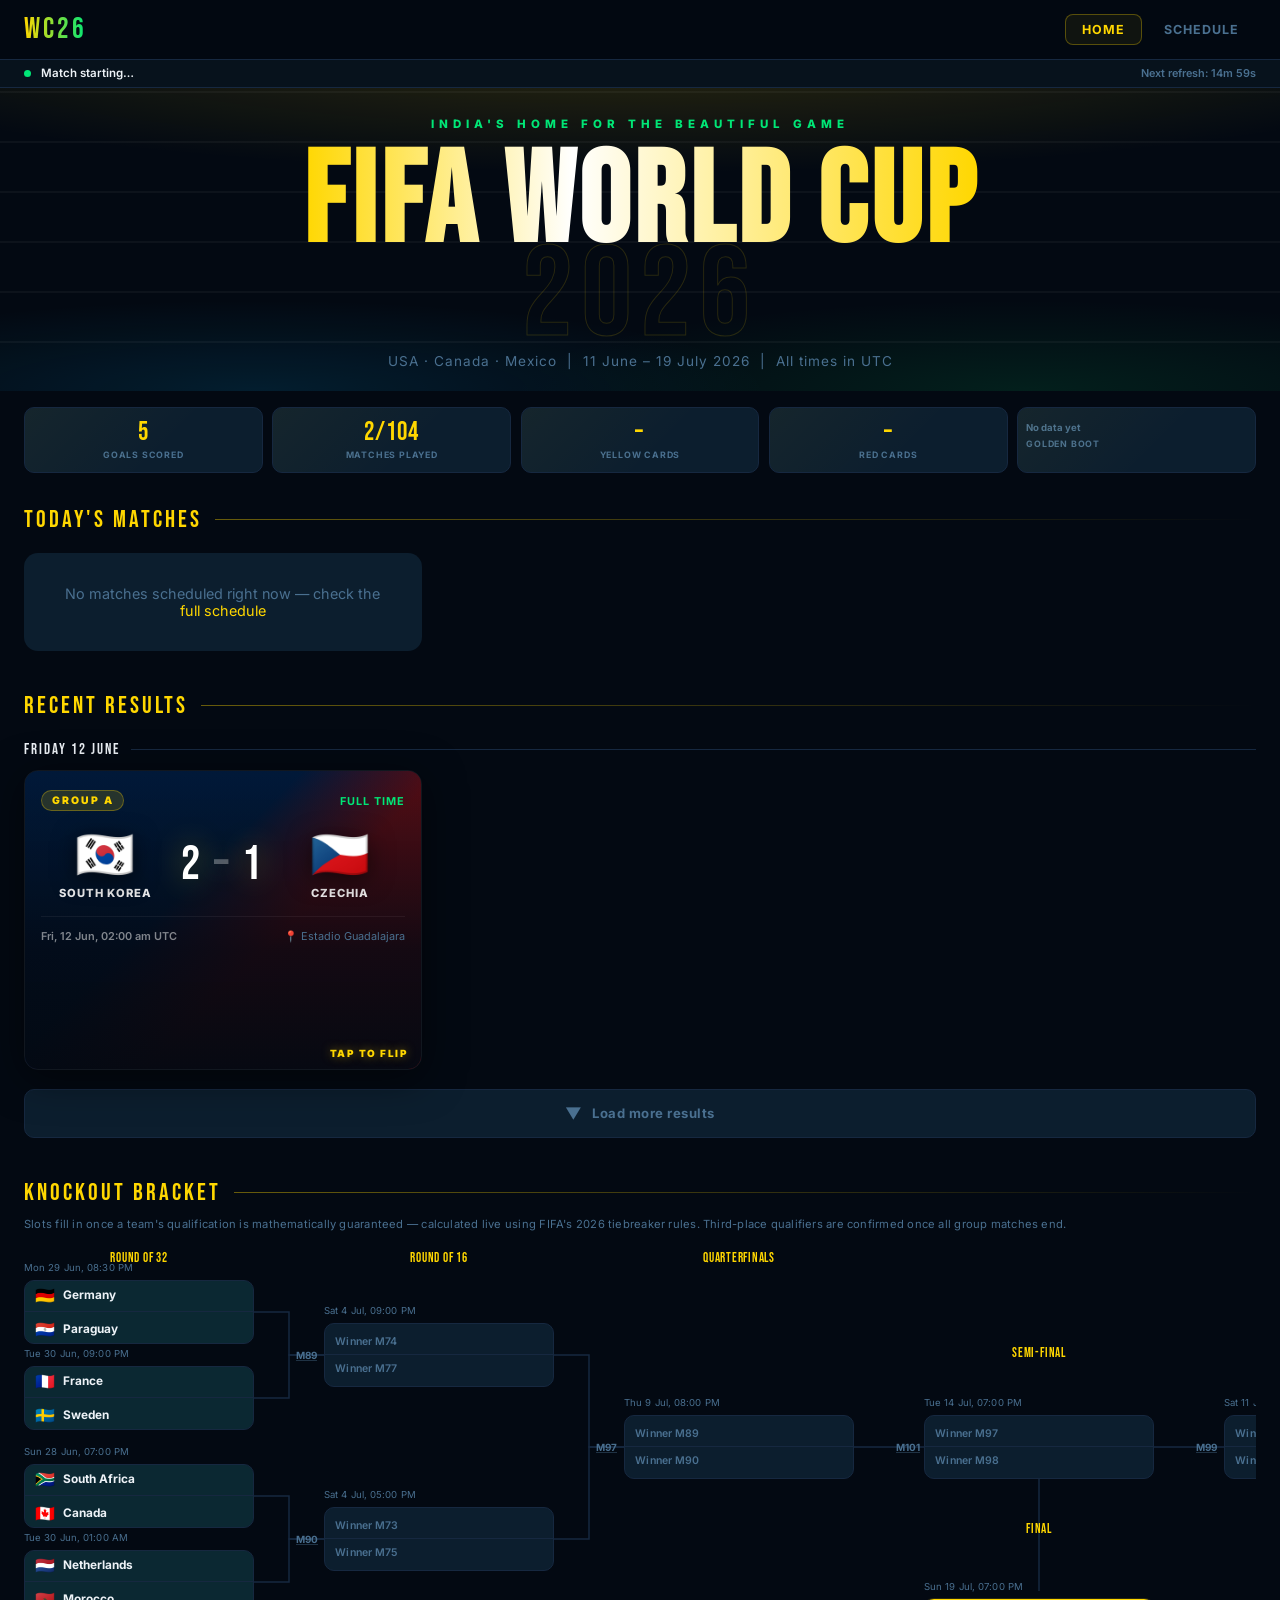
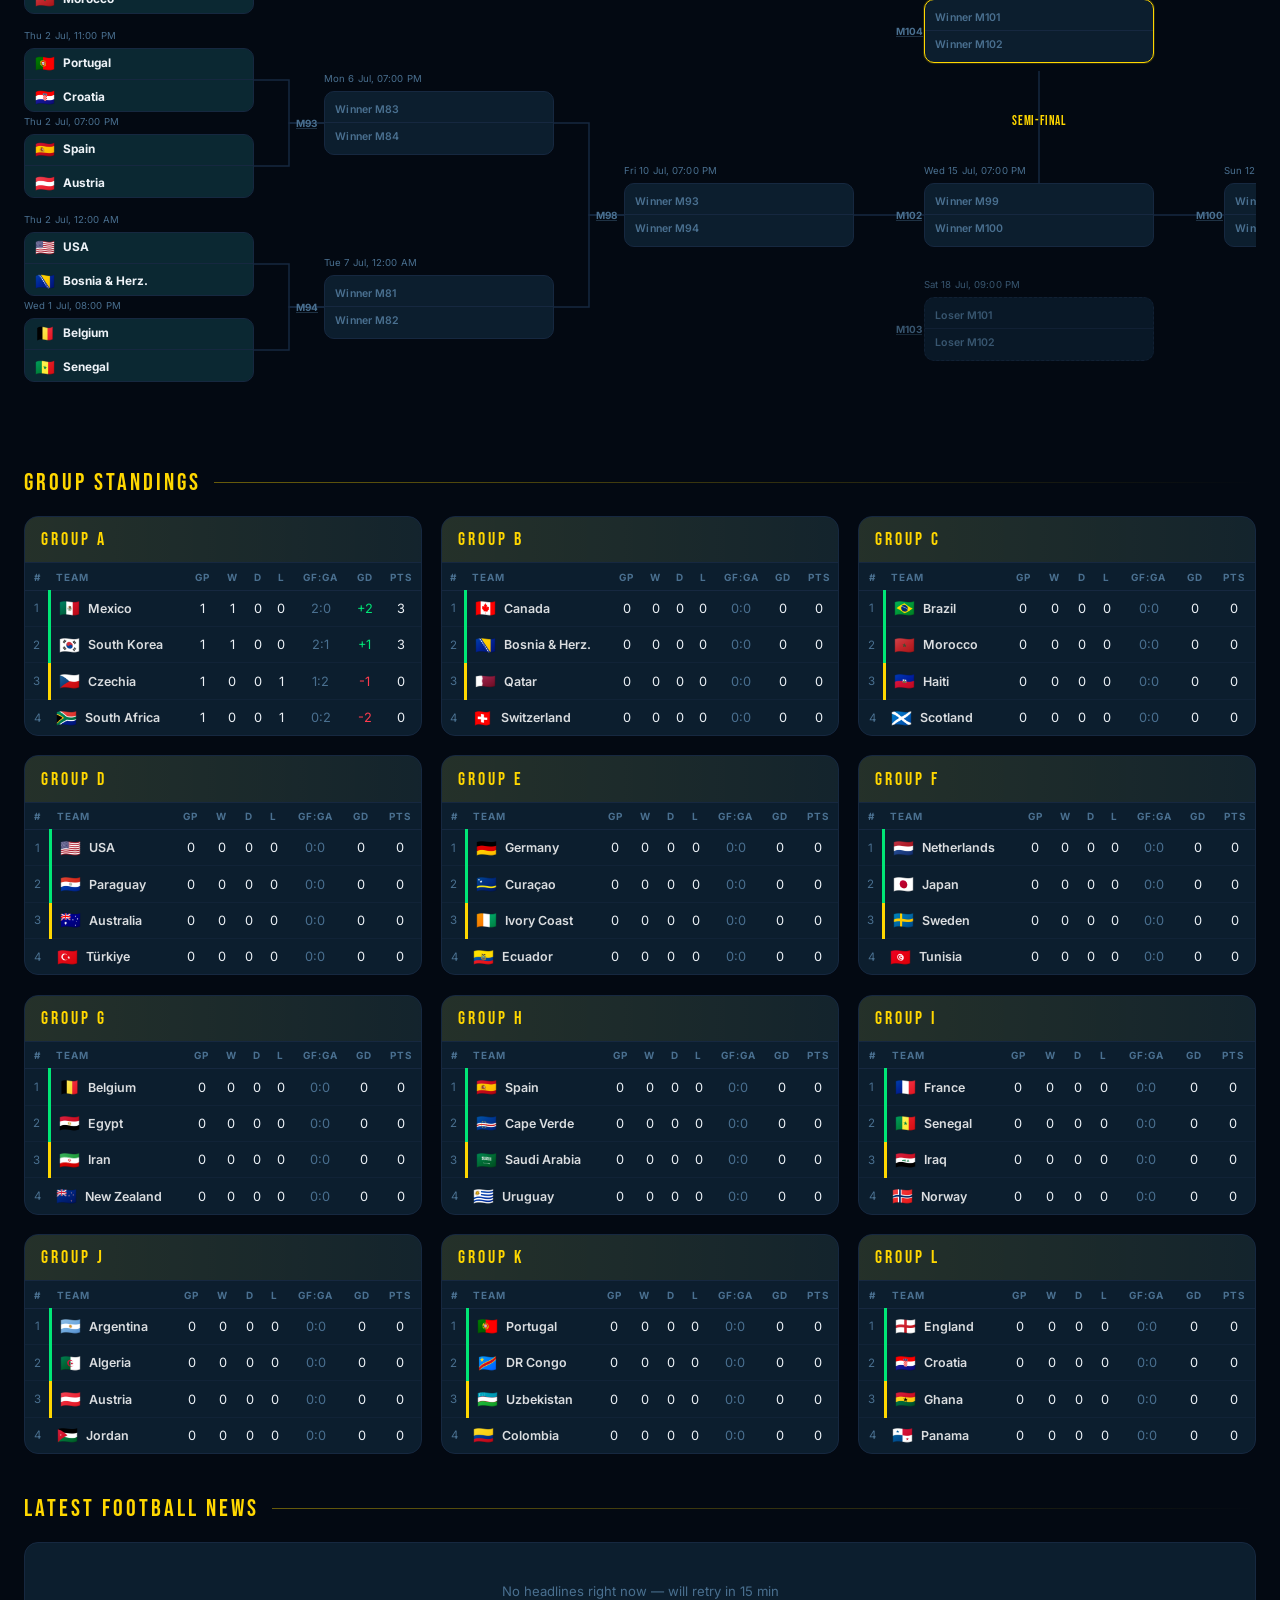
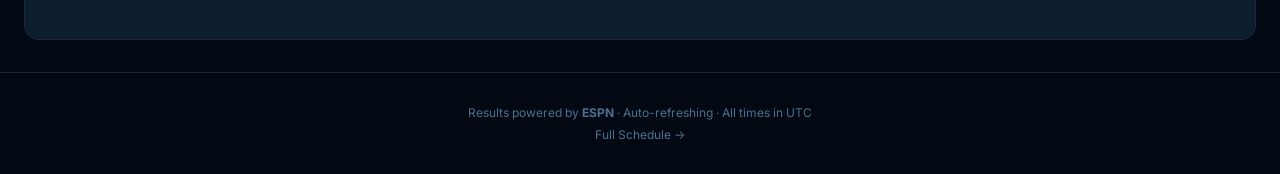
<file: index.html>
<!DOCTYPE html>
<html lang="en">
<head>
<meta charset="UTF-8">
<meta name="viewport" content="width=device-width, initial-scale=1.0">
<title>FIFA World Cup 2026 — India's Hub</title>
<link href="https://fonts.googleapis.com/css2?family=Bebas+Neue&family=Inter:wght@400;500;600;700;800&family=Orbitron:wght@700;900&display=swap" rel="stylesheet">
<style>
*,*::before,*::after{box-sizing:border-box;margin:0;padding:0}
:root{--bg:#030912;--surface:#08141F;--card:#0C1E2E;--border:#162840;--gold:#FFD700;--green:#00E676;--red:#FF3B4E;--blue:#00B4FF;--text:#EDF2F7;--muted:#4A7090;--r:14px}
html{scroll-behavior:smooth}body{background:var(--bg);color:var(--text);font-family:'Inter',sans-serif;min-height:100vh;overflow-x:hidden}
a{text-decoration:none;color:inherit}
::-webkit-scrollbar{width:5px;background:var(--surface)}::-webkit-scrollbar-thumb{background:var(--border);border-radius:3px}

/* ── NAV ────────────────────────────────────── */
.nav{position:sticky;top:0;z-index:200;background:rgba(3,9,18,.95);backdrop-filter:blur(16px);border-bottom:1px solid var(--border);display:flex;align-items:center;padding:0 1.5rem;height:60px;gap:1.5rem}
.nav-logo{font-family:'Bebas Neue',sans-serif;font-size:1.8rem;letter-spacing:3px;background:linear-gradient(90deg,var(--gold),var(--green));-webkit-background-clip:text;-webkit-text-fill-color:transparent;background-clip:text}
.nav-links{display:flex;gap:.3rem;margin-left:auto}
.nav-links a{font-size:.78rem;font-weight:700;letter-spacing:1px;text-transform:uppercase;color:var(--muted);padding:.45rem 1rem;border-radius:8px;transition:all .2s;border:1px solid transparent}
.nav-links a:hover,.nav-links a.active{color:var(--gold);border-color:rgba(255,215,0,.3);background:rgba(255,215,0,.06)}

/* ── LIVE STATUS BAR ─────────────────────────── */
#live-bar{
  display:flex;align-items:center;gap:.6rem;
  padding:.4rem 1.5rem;
  background:rgba(8,20,31,.9);border-bottom:1px solid var(--border);
  font-size:.72rem;font-weight:600;color:var(--muted);
  position:sticky;top:60px;z-index:190;backdrop-filter:blur(8px);
}
#live-dot{width:7px;height:7px;border-radius:50%;background:var(--muted);flex-shrink:0;transition:background .3s}
#live-dot.syncing{background:var(--gold);animation:spin-glow 1s ease-in-out infinite}
#live-dot.ok{background:var(--green)}
#live-dot.live{background:var(--red);animation:pulse-dot 1s infinite}
#live-dot.error{background:var(--red)}
@keyframes spin-glow{0%,100%{opacity:.4;transform:scale(.8)}50%{opacity:1;transform:scale(1.2)}}
@keyframes pulse-dot{0%,100%{opacity:1;box-shadow:0 0 0 0 rgba(255,59,78,.6)}70%{opacity:.8;box-shadow:0 0 0 5px rgba(255,59,78,0)}}
#live-txt{color:var(--text)}
#live-next{margin-left:auto;color:var(--muted);font-size:.68rem}
#live-source{color:var(--muted);font-size:.65rem;opacity:.6}

/* ── HERO ────────────────────────────────────── */
.hero{position:relative;overflow:hidden;min-height:240px;display:flex;flex-direction:column;align-items:center;justify-content:center;padding:1.8rem 1.5rem 1.4rem;text-align:center}
.hero-bg{position:absolute;inset:0;background:radial-gradient(ellipse 120% 80% at 50% -20%,rgba(255,215,0,.18) 0%,transparent 60%),radial-gradient(ellipse 80% 60% at 20% 100%,rgba(0,180,255,.12) 0%,transparent 50%),radial-gradient(ellipse 80% 60% at 80% 100%,rgba(0,230,118,.10) 0%,transparent 50%)}
.hero-pitch{position:absolute;inset:0;opacity:.04;background:repeating-linear-gradient(0deg,transparent,transparent 48px,#fff 48px,#fff 50px)}
.hero-eye{position:relative;font-size:.72rem;font-weight:800;letter-spacing:5px;text-transform:uppercase;color:var(--green);margin-bottom:.8rem}
.hero-title{position:relative;font-family:'Bebas Neue',sans-serif;letter-spacing:4px;line-height:.95;font-size:clamp(3.5rem,10vw,8rem)}
.hero-title .l1{display:block;background:linear-gradient(90deg,var(--gold),#fff 40%,var(--gold));-webkit-background-clip:text;-webkit-text-fill-color:transparent;background-clip:text}
.hero-year{position:relative;font-family:'Bebas Neue',sans-serif;font-size:clamp(3.5rem,12vw,8rem);color:transparent;-webkit-text-stroke:1px rgba(255,215,0,.15);line-height:1;margin-top:-.25em;letter-spacing:8px;pointer-events:none}
.hero-sub{position:relative;font-size:.82rem;color:var(--muted);margin-top:-.3rem;letter-spacing:.5px}
.hero-sub{position:relative;font-size:.85rem;color:var(--muted);margin-top:-.5rem;letter-spacing:1px}
.hero-pills{position:relative;display:flex;gap:.6rem;justify-content:center;flex-wrap:wrap;margin-top:1rem}

/* ── LIVE TOURNAMENT STATS STRIP ─────────────────── */
.stats-strip{
  display:grid;
  grid-template-columns:repeat(5,1fr);
  gap:.6rem;
  max-width:1300px;margin:0 auto;
  padding:1rem 1.5rem 0;
}
.stat-chip{
  background:var(--card);border:1px solid var(--border);
  border-radius:10px;padding:.75rem .5rem;text-align:center;
  position:relative;overflow:hidden;
  transition:border-color .2s;
}
.stat-chip:hover{border-color:rgba(255,215,0,.3)}
.stat-chip::before{
  content:'';position:absolute;inset:0;
  background:linear-gradient(135deg,rgba(255,215,0,.04) 0%,transparent 60%);
  pointer-events:none;
}
.stat-chip .sv{
  font-family:'Bebas Neue',sans-serif;font-size:1.6rem;
  color:var(--gold);line-height:1;display:block;
  letter-spacing:1px;
}
.stat-chip .sv.small{font-size:1rem;margin-top:.15rem;}
.stat-chip .sl{
  font-size:.55rem;color:var(--muted);font-weight:700;
  letter-spacing:.8px;text-transform:uppercase;
  margin-top:.2rem;display:block;
}
.stat-chip .si{font-size:1rem;display:block;margin-bottom:.15rem}
@media(max-width:900px){.stats-strip{grid-template-columns:repeat(3,1fr)}}
@media(max-width:480px){.stats-strip{grid-template-columns:repeat(2,1fr);padding:.8rem 1rem 0}}
/* Award chips (Golden Boot / Glove) */
.award-chip{text-align:left!important}
.aw-list{display:flex;flex-direction:column;gap:.18rem;margin:.1rem 0;width:100%}
.aw-row{display:flex;align-items:center;gap:.3rem;font-size:.6rem;line-height:1.3}
.aw-rank{color:var(--muted);font-size:.52rem;min-width:10px;flex-shrink:0}
.aw-n{flex:1;color:rgba(255,255,255,.88);font-weight:700;white-space:nowrap;overflow:hidden;text-overflow:ellipsis}
.aw-cnt{color:var(--gold);font-weight:900;font-family:'Orbitron',monospace;font-size:.58rem;flex-shrink:0}
.aw-ctry{color:var(--muted);font-size:.52rem;flex-shrink:0;min-width:22px;text-align:right}
.pill{background:rgba(255,255,255,.05);border:1px solid rgba(255,255,255,.1);border-radius:30px;padding:.35rem 1rem;font-size:.75rem;font-weight:700;color:rgba(255,255,255,.6);letter-spacing:.5px}
.pill strong{color:var(--gold)}

/* ── SECTION HEADS ───────────────────────────── */
.sh{font-family:'Bebas Neue',sans-serif;font-size:1.5rem;letter-spacing:3px;color:var(--gold);display:flex;align-items:center;gap:.8rem;margin-bottom:1.2rem}
.sh::after{content:'';flex:1;height:1px;background:linear-gradient(90deg,rgba(255,215,0,.4),transparent)}
.wrap{max-width:1300px;margin:0 auto;padding:2rem 1.5rem}

/* ── MATCH CARDS ─────────────────────────────── */
.mgrid{display:grid;grid-template-columns:repeat(auto-fill,minmax(310px,1fr));gap:1.2rem}
.mc{border-radius:var(--r);overflow:hidden;border:1px solid rgba(255,255,255,.06);box-shadow:0 8px 40px rgba(0,0,0,.5);transition:transform .25s,box-shadow .25s;position:relative}
.mc:hover{transform:translateY(-4px);box-shadow:0 16px 60px rgba(0,0,0,.7)}
.mc-bg{position:absolute;inset:0;background:var(--mc-grad);opacity:.55;transition:opacity .3s}
.mc:hover .mc-bg{opacity:.75}
.mc-dark{position:absolute;inset:0;background:linear-gradient(180deg,rgba(3,9,18,.3) 0%,rgba(3,9,18,.85) 60%,rgba(3,9,18,.97) 100%)}
.mc-body{position:relative;z-index:1;padding:1.2rem 1rem 1rem}
.mc-top{display:flex;justify-content:space-between;align-items:center;margin-bottom:1rem}
.mc-grp{font-size:.65rem;font-weight:900;letter-spacing:2px;text-transform:uppercase;background:rgba(255,215,0,.15);border:1px solid rgba(255,215,0,.3);color:var(--gold);padding:.2rem .6rem;border-radius:20px}
.mc-st{font-size:.68rem;font-weight:700;letter-spacing:1px;text-transform:uppercase;color:var(--muted)}
.mc-st.ft{color:var(--green)}.mc-st.live{color:var(--red);animation:blink 1s infinite}
@keyframes blink{0%,100%{opacity:1}50%{opacity:.3}}
.mc-teams{display:flex;align-items:center;justify-content:space-between;gap:.5rem;padding:.2rem 0}
.mc-team{flex:1;display:flex;flex-direction:column;align-items:center;gap:.5rem}
.mc-flag{font-size:3rem;filter:drop-shadow(0 4px 12px rgba(0,0,0,.6));line-height:1}
.mc-nm{font-size:.7rem;font-weight:800;text-transform:uppercase;letter-spacing:1px;text-align:center;color:rgba(255,255,255,.9)}
.mc-nm a{color:inherit;transition:color .2s}.mc-nm a:hover{color:var(--gold)}
.mc-mid{flex-shrink:0;text-align:center;min-width:90px}
.mc-score{font-family:'Bebas Neue',sans-serif;font-size:3rem;letter-spacing:3px;line-height:1;color:#fff;text-shadow:0 0 30px rgba(255,215,0,.4)}
.mc-score .s{color:rgba(255,255,255,.3)}
.mc-vs{font-family:'Bebas Neue',sans-serif;font-size:2rem;letter-spacing:3px;color:rgba(255,255,255,.15);line-height:1}
.countdown{display:flex;align-items:center;justify-content:center;gap:.2rem;margin-top:.3rem}
.cdu{display:flex;flex-direction:column;align-items:center}
.cdn{font-family:'Orbitron',monospace;font-size:1.3rem;font-weight:900;color:var(--gold);line-height:1;text-shadow:0 0 20px rgba(255,215,0,.5)}
.cdl{font-size:.5rem;color:var(--muted);font-weight:700;letter-spacing:1px;margin-top:1px}
.cdd{font-family:'Orbitron',monospace;color:rgba(255,215,0,.5);font-size:1.1rem;margin-bottom:10px}
.cd-live{font-family:'Bebas Neue',sans-serif;font-size:1.1rem;letter-spacing:2px;color:var(--red)}
.mc-foot{border-top:1px solid rgba(255,255,255,.06);padding-top:.7rem;margin-top:.8rem;display:flex;justify-content:space-between;align-items:center;font-size:.68rem;color:var(--muted);flex-wrap:wrap;gap:.3rem}
.mc-foot .time{color:rgba(255,255,255,.5);font-weight:600}

/* ── STANDINGS ───────────────────────────────── */
.sgrid{display:grid;grid-template-columns:repeat(auto-fill,minmax(330px,1fr));gap:1.2rem}

/* ── KNOCKOUT BRACKET ──────────────────────── */
.bracket-note{font-size:.7rem;color:var(--muted);margin:-.6rem 0 1.2rem;letter-spacing:.02em}
.bracket-scroll{overflow-x:auto;padding-bottom:1rem}
#bracket-grid{position:relative}
.br-svg{overflow:visible}
.br-svg path{fill:none;stroke:var(--border);stroke-width:1.5px}
.br-col-label{position:absolute;font-family:'Bebas Neue',sans-serif;font-size:.8rem;letter-spacing:.06em;color:var(--gold);text-align:center;top:0}
.br-match-wrap{position:absolute}
.br-match{background:var(--card);border:1px solid var(--border);border-radius:10px;overflow:hidden;font-size:.78rem;height:64px;display:flex;flex-direction:column;justify-content:center;position:relative}
.br-mid{position:absolute;left:-28px;top:50%;transform:translateY(-50%);font-size:.62rem;font-weight:700;color:var(--muted);text-decoration:underline;text-decoration-color:rgba(74,112,144,.4)}
.br-date{position:absolute;top:-18px;left:0;width:100%;font-size:.6rem;color:var(--muted);letter-spacing:.01em;white-space:nowrap;overflow:hidden;text-overflow:ellipsis}
.br-match.br-final{border-color:var(--gold);box-shadow:0 0 0 1px rgba(255,215,0,.15)}
.br-final-wrap{z-index:2}
.br-third-wrap{opacity:.75}
.br-third-wrap .br-match{border-style:dashed}
.br-slot{display:flex;align-items:center;gap:.5rem;padding:.42rem .65rem;border-bottom:1px solid var(--border)}
.br-slot:last-child{border-bottom:none}
.br-slot.br-resolved{background:rgba(0,230,118,.05)}
.br-slot.br-pending{color:var(--muted)}
.br-flag{font-size:1rem;flex-shrink:0}
.br-name{flex:1;min-width:0;font-weight:700;white-space:nowrap;overflow:hidden;text-overflow:ellipsis;font-size:.74rem}
.br-pending .br-name{font-weight:600;color:var(--muted);font-size:.66rem;letter-spacing:.01em}
.br-score{font-family:'Orbitron',monospace;font-weight:900;color:var(--gold);font-size:.78rem;min-width:18px;text-align:right}
.br-meta{font-size:.6rem;color:var(--muted);padding:.3rem .65rem;border-top:1px solid var(--border);display:flex;justify-content:space-between}
.br-live{color:var(--red)!important;font-weight:700}
@media(max-width:900px){
  .bracket{grid-template-columns:220px 220px 220px 220px}
}
.sc{background:var(--card);border:1px solid var(--border);border-radius:var(--r);overflow:hidden}
.sc-hd{padding:.7rem 1rem;background:linear-gradient(90deg,rgba(255,215,0,.1),rgba(255,215,0,.03));border-bottom:1px solid var(--border);font-family:'Bebas Neue',sans-serif;font-size:1.15rem;letter-spacing:3px;color:var(--gold);display:flex;align-items:center;gap:.5rem}
.st{width:100%;border-collapse:collapse;font-size:.8rem}
.st th{font-size:.62rem;font-weight:700;letter-spacing:1px;text-transform:uppercase;color:var(--muted);text-align:center;padding:.45rem .4rem;border-bottom:1px solid var(--border)}
.st th:nth-child(2){text-align:left}
.st td{padding:.48rem .4rem;text-align:center;border-bottom:1px solid rgba(22,40,64,.5)}
.st td:nth-child(2){text-align:left}
.st tr:last-child td{border-bottom:none}
.st tr.top td:nth-child(2){border-left:3px solid var(--green);padding-left:8px}
.st tr.bub td:nth-child(2){border-left:3px solid var(--gold);padding-left:8px}
.pts{font-weight:400;color:var(--text)}
.gd.p{color:var(--green)}.gd.n{color:var(--red)}
.tc{display:flex;align-items:center;gap:.5rem}
.tc .f{font-size:1.05rem}
.tc a{color:rgba(255,255,255,.85);font-weight:600;font-size:.78rem;transition:color .2s}
.tc a:hover{color:var(--gold)}
.rn{color:var(--muted);font-size:.72rem;min-width:14px}

.footer{border-top:1px solid var(--border);padding:2rem 1.5rem;text-align:center;font-size:.75rem;color:var(--muted)}
.footer a{color:var(--muted)}.footer a:hover{color:var(--gold)}

/* ── FLIP CARD ─────────────────────────────────── */
.mc-flip{cursor:pointer;perspective:1200px;position:relative;}
.mc-flip .mc-inner{
  position:relative;width:100%;height:100%;
  transition:transform .5s ease;
  transform-style:preserve-3d;
}
/* No backface-visibility — JS toggles visibility at animation midpoint instead */
.mc-face{position:absolute;inset:0;}
.mc-back{transform:rotateY(180deg);visibility:hidden;}
.mc-clip{
  position:absolute;inset:0;overflow:hidden;border-radius:var(--r);
  border:1px solid rgba(255,255,255,.06);box-shadow:0 8px 40px rgba(0,0,0,.5);
}
.mc-clip-back{display:flex;flex-direction:column;padding:1rem 1.1rem;}
.flip-hint{
  position:absolute;bottom:.6rem;right:.8rem;
  font-size:.62rem;font-weight:900;letter-spacing:1.5px;
  color:var(--gold);text-transform:uppercase;pointer-events:none;
  text-shadow:0 0 10px rgba(255,215,0,.5);
}
.mb-flip-back{
  text-align:center;margin-top:auto;padding-top:.5rem;
  font-size:.62rem;font-weight:900;letter-spacing:1.5px;
  color:var(--gold);text-transform:uppercase;
  text-shadow:0 0 10px rgba(255,215,0,.5);
}
.mb-header{
  display:flex;justify-content:space-between;align-items:center;
  padding-bottom:.55rem;margin-bottom:.65rem;
  border-bottom:1px solid rgba(255,255,255,.08);
}
.mb-header .mb-title{
  font-family:'Bebas Neue',sans-serif;font-size:.9rem;letter-spacing:2px;color:var(--gold);
}
.mb-header .mb-score{
  font-family:'Bebas Neue',sans-serif;font-size:1.5rem;letter-spacing:3px;color:#fff;
}
.mb-teams{display:grid;grid-template-columns:1fr 1px 1fr;gap:0;flex:1;}
.mb-divider{background:rgba(255,255,255,.07);margin:.1rem 0;}
.mb-team{padding:0 .5rem;}
.mb-team.away{padding-left:.7rem;}
.mb-team-name{
  font-size:.62rem;font-weight:800;letter-spacing:.5px;color:rgba(255,255,255,.55);
  text-transform:uppercase;margin-bottom:.4rem;display:flex;align-items:center;gap:.3rem;
}
.mb-goal{
  display:flex;align-items:baseline;gap:.3rem;
  font-size:.68rem;margin-bottom:.22rem;line-height:1.3;
}
.mb-goal .gclock{
  font-family:'Orbitron',monospace;font-size:.6rem;font-weight:700;
  color:var(--gold);min-width:24px;flex-shrink:0;
}
.mb-goal .gname{color:rgba(255,255,255,.88);font-weight:600;}
.mb-goal .og{font-size:.52rem;color:var(--red);background:rgba(255,59,78,.15);padding:.1rem .25rem;border-radius:3px;margin-left:.2rem;}
.mb-no-goals{font-size:.63rem;color:rgba(255,255,255,.2);font-style:italic;margin-top:.1rem;}
.mb-cards{
  border-top:1px solid rgba(255,255,255,.06);
  padding-top:.5rem;margin-top:.6rem;
  display:flex;flex-wrap:wrap;gap:.3rem;align-items:center;
}
.mb-cards-label{font-size:.58rem;color:var(--muted);font-weight:700;letter-spacing:.5px;margin-right:.1rem;}
.mb-card-chip{
  display:inline-flex;align-items:center;gap:.25rem;
  font-size:.62rem;color:rgba(255,255,255,.7);
  background:rgba(255,255,255,.05);border-radius:4px;padding:.12rem .4rem;
}
.mb-no-data{
  flex:1;display:flex;flex-direction:column;align-items:center;justify-content:center;
  color:var(--muted);font-size:.72rem;text-align:center;gap:.3rem;opacity:.7;
}
.spin{display:inline-block;width:10px;height:10px;border:2px solid rgba(255,215,0,.2);border-top-color:var(--gold);border-radius:50%;animation:rot .6s linear infinite;vertical-align:middle}
@keyframes rot{to{transform:rotate(360deg)}}

/* ── NS CARD PREVIEW BACK ────────────────────────── */
.ns-back-header{padding-bottom:.45rem;border-bottom:1px solid rgba(255,255,255,.08);margin-bottom:.55rem}
.ns-back-title{font-family:'Bebas Neue',sans-serif;font-size:.9rem;letter-spacing:2px;color:var(--gold)}
.ns-section-lbl{font-size:.55rem;font-weight:800;letter-spacing:1.5px;color:var(--muted);text-transform:uppercase;margin-bottom:.3rem;display:flex;align-items:center;gap:.4rem}
.ns-disclaimer{color:rgba(255,255,255,.2);font-weight:400;letter-spacing:.3px;font-size:.52rem}
.wp-bars{display:flex;flex-direction:column;gap:.26rem;margin-bottom:.55rem}
.wp-row{display:flex;align-items:center;gap:.45rem}
.wp-label{font-size:.62rem;font-weight:700;color:rgba(255,255,255,.78);min-width:82px;white-space:nowrap;overflow:hidden;text-overflow:ellipsis}
.wp-track{flex:1;height:4px;background:rgba(255,255,255,.06);border-radius:3px;overflow:hidden}
.wp-fill{height:100%;border-radius:3px}
.wp-pct{font-size:.62rem;font-weight:800;color:rgba(255,255,255,.65);min-width:26px;text-align:right}
.pw-list{display:flex;flex-direction:column;gap:.22rem}
.pw-row{display:flex;align-items:center;gap:.38rem;font-size:.66rem}
.pw-fl{font-size:.85rem;flex-shrink:0}
.pw-nm{color:rgba(255,255,255,.88);font-weight:600;flex:1;white-space:nowrap;overflow:hidden;text-overflow:ellipsis}
.pw-pos{font-size:.5rem;font-weight:900;padding:.08rem .3rem;border-radius:3px;flex-shrink:0;text-transform:uppercase}
.pw-pos.GK{background:rgba(255,59,78,.15);color:var(--red)}
.pw-pos.DEF{background:rgba(0,180,255,.12);color:var(--blue)}
.pw-pos.MID{background:rgba(0,230,118,.12);color:var(--green)}
.pw-pos.FWD{background:rgba(255,215,0,.12);color:var(--gold)}
.pw-rt{font-family:'Orbitron',monospace;font-size:.58rem;color:var(--gold);font-weight:700;flex-shrink:0}

/* ── MATCH STATS BARS (card back) ──────────────── */
.stats-block{flex:1;display:flex;flex-direction:column;gap:.22rem;margin-bottom:.45rem}
.stat-row{display:grid;grid-template-columns:48px 1fr 48px;align-items:center;gap:.25rem}
.stat-lv{font-size:.68rem;font-weight:800;color:rgba(255,255,255,.9);text-align:right;white-space:nowrap}
.stat-rv{font-size:.68rem;font-weight:800;color:rgba(255,255,255,.9);white-space:nowrap}
.stat-mid{display:flex;flex-direction:column;gap:2px}
.stat-lbl{font-size:.46rem;font-weight:800;letter-spacing:1px;text-transform:uppercase;color:var(--muted);text-align:center}
.stat-track{height:3px;display:flex;border-radius:2px;overflow:hidden}
.stat-hfill{height:100%;border-radius:2px 0 0 2px;flex-shrink:0}
.stat-afill{height:100%;border-radius:0 2px 2px 0;flex:1;opacity:.35}

/* Compact scorers on stats card */
.sc-cols{display:grid;grid-template-columns:1fr 1px 1fr;gap:.3rem;border-top:1px solid rgba(255,255,255,.07);padding-top:.4rem;margin-top:auto}
.sc-col{font-size:.6rem;color:rgba(255,255,255,.78)}
.sc-col.away{padding-left:.4rem}
.sc-divider{background:rgba(255,255,255,.07)}
.sc-item{display:flex;align-items:baseline;gap:.25rem;margin-bottom:.15rem}
.sc-t{font-family:'Orbitron',monospace;font-size:.52rem;color:var(--gold);flex-shrink:0}
.sc-n{white-space:nowrap;overflow:hidden;text-overflow:ellipsis}
.sc-og{font-size:.48rem;color:var(--red);background:rgba(255,59,78,.15);padding:.05rem .2rem;border-radius:2px}
.sc-cards{display:flex;gap:.4rem;font-size:.58rem;color:rgba(255,255,255,.55);margin-top:.25rem;flex-wrap:wrap}

/* Back header with score inline */
.mb-score-line{display:flex;justify-content:space-between;align-items:center;padding-bottom:.4rem;border-bottom:1px solid rgba(255,255,255,.08);margin-bottom:.45rem}
.mb-grp-lbl{font-family:'Bebas Neue',sans-serif;font-size:.82rem;letter-spacing:2px;color:var(--gold)}
.mb-score-big{font-family:'Bebas Neue',sans-serif;font-size:1.4rem;letter-spacing:3px;color:#fff}
.mb-teams-lbl{display:flex;justify-content:space-between;font-size:.58rem;font-weight:800;color:rgba(255,255,255,.45);text-transform:uppercase;margin-bottom:.3rem}
.news-grid{display:grid;grid-template-columns:repeat(auto-fill,minmax(280px,1fr));gap:1rem}
.news-card{background:var(--card);border:1px solid var(--border);border-radius:var(--r);overflow:hidden;display:flex;flex-direction:column;text-decoration:none;color:inherit;transition:transform .2s,border-color .2s}
.news-card:hover{transform:translateY(-3px);border-color:rgba(255,215,0,.3)}
.news-thumb{aspect-ratio:16/9;min-height:110px;background-size:cover;background-position:center;background-color:var(--surface);display:flex;align-items:center;justify-content:center;font-size:2.5rem;color:rgba(255,255,255,.08);flex-shrink:0}
.news-body{padding:.85rem 1rem;display:flex;flex-direction:column;gap:.32rem;flex:1}
.news-meta{font-size:.62rem;font-weight:700;letter-spacing:.5px;text-transform:uppercase;display:flex;align-items:center;gap:.4rem}
.news-src{color:var(--gold)}.news-ago{color:var(--muted)}
.news-title{font-size:.82rem;font-weight:700;color:var(--text);line-height:1.45}
.news-excerpt{font-size:.72rem;color:var(--muted);line-height:1.6;flex:1;display:-webkit-box;-webkit-line-clamp:2;-webkit-box-orient:vertical;overflow:hidden}
.news-read{font-size:.7rem;font-weight:700;color:var(--gold);margin-top:.1rem}
.news-empty{text-align:center;padding:2.5rem 1rem;color:var(--muted);font-size:.82rem;background:var(--card);border:1px solid var(--border);border-radius:var(--r)}

@media(max-width:600px){
  .mgrid,.sgrid{grid-template-columns:1fr}
  .hero-year{font-size:clamp(3.5rem,22vw,7rem)}
  .nav{padding:0 .8rem}
  .nav-links a{padding:.35rem .6rem;font-size:.68rem;letter-spacing:0}
  .wrap{padding:1.5rem .8rem}
  .mc-flag{font-size:2.4rem}
  .mc-score{font-size:2.4rem}
  .mc-body{padding:.9rem .8rem .8rem}
  #live-bar{padding:.35rem .8rem;font-size:.65rem}
}
@media(max-width:380px){
  .hero-year{display:none}
  .nav-logo{font-size:1.3rem}
}

/* ── RECENT RESULTS CONTROLS ─────────────────────── */
.results-day-label{
  font-family:'Bebas Neue',sans-serif;font-size:.95rem;letter-spacing:2px;
  color:var(--muted);margin:1rem 0 .7rem;
  display:flex;align-items:center;gap:.7rem;
}
.results-day-label::after{content:'';flex:1;height:1px;background:var(--border)}
.results-day-label.latest{color:var(--text)}
.load-more-btn{
  display:flex;align-items:center;justify-content:center;gap:.6rem;
  width:100%;margin-top:1.2rem;padding:.85rem 1.5rem;
  background:var(--card);border:1px solid var(--border);
  border-radius:10px;cursor:pointer;
  font-family:'Inter',sans-serif;font-size:.82rem;font-weight:700;
  color:var(--muted);letter-spacing:.5px;
  transition:all .2s;
}
.load-more-btn:hover{border-color:rgba(255,215,0,.4);color:var(--gold);background:#0F1E2E}
.load-more-btn .btn-icon{font-size:1rem;transition:transform .3s}
.load-more-btn.expanded .btn-icon{transform:rotate(180deg)}
</style>
</head>
<body>

<nav class="nav">
  <div class="nav-logo">WC26</div>
  <div class="nav-links">
    <a href="index.html" class="active">Home</a>
    <a href="schedule.html">Schedule</a>
  </div>
</nav>

<!-- LIVE STATUS BAR -->
<div id="live-bar">
  <span id="live-dot"></span>
  <span id="live-txt">Connecting…</span>
  <span id="live-next"></span>
</div>

<!-- HERO -->
<div class="hero">
  <div class="hero-bg"></div>
  <div class="hero-pitch"></div>
  <div class="hero-eye">India's Home for the Beautiful Game</div>
  <h1 class="hero-title"><span class="l1">FIFA World Cup</span></h1>
  <div class="hero-year">2026</div>
  <p class="hero-sub">USA · Canada · Mexico &nbsp;|&nbsp; 11 June – 19 July 2026 &nbsp;|&nbsp; All times in <span id="tz-label">your local time</span></p>
</div>

<!-- LIVE TOURNAMENT STATS -->
<div class="stats-strip" id="stats-strip">
  <div class="stat-chip"><span class="sv" id="st-goals">–</span><span class="sl">Goals Scored</span></div>
  <div class="stat-chip"><span class="sv" id="st-played">–</span><span class="sl">Matches Played</span></div>
  <div class="stat-chip"><span class="sv" id="st-yellow">–</span><span class="sl">Yellow Cards</span></div>
  <div class="stat-chip"><span class="sv" id="st-red">–</span><span class="sl">Red Cards</span></div>
  <div class="stat-chip award-chip"><div class="aw-list" id="st-boot"><div class="aw-row"><span class="aw-n">–</span></div></div><span class="sl">Golden Boot</span></div>
</div>

<div class="wrap">
  <div class="sh" id="today-lbl">TODAY'S MATCHES</div>
  <div class="mgrid" id="today-matches"></div>

  <div style="margin-top:2.5rem;display:none" id="upcoming-wrap">
    <div class="sh" id="upcoming-lbl">TODAY'S MATCHES</div>
    <div class="mgrid" id="upcoming-matches"></div>
  </div>

  <div style="margin-top:2.5rem" id="results-wrap">
    <div class="sh">RECENT RESULTS</div>
    <div id="recent-matches"></div>
  </div>

  <div style="margin-top:2.5rem" id="bracket-wrap">
    <div class="sh">KNOCKOUT BRACKET</div>
    <div class="bracket-note" id="bracket-note">Updates automatically as group matches finish &amp; teams qualify</div>
    <div class="bracket-scroll">
      <div class="bracket" id="bracket-grid"></div>
    </div>
  </div>

  <div style="margin-top:2.5rem">
    <div class="sh">GROUP STANDINGS</div>
    <div class="sgrid" id="standings-grid"></div>
  </div>

  <div style="margin-top:2.5rem" id="news-wrap">
    <div class="sh">LATEST FOOTBALL NEWS</div>
    <div id="news-grid"><div class="news-empty"><span class="spin"></span> &nbsp;Fetching headlines…</div></div>
  </div>
</div>

<div class="footer">
  <p>Results powered by <strong>ESPN</strong> · Auto-refreshing · All times in <span id="tz-label-footer"></span></p>
  <p style="margin-top:.4rem"><a href="schedule.html">Full Schedule →</a></p>
</div>

<script src="js/data.js"></script>
<script src="js/clinch.js"></script>
<script src="js/app.js"></script>
<script>
// ═══════════════════════════════════════════════════
//   ESPN LIVE FEED — Auto-polling, smart intervals
// ═══════════════════════════════════════════════════

const ESPN_BASE = 'https://site.api.espn.com/apis/site/v2/sports/soccer/fifa.world/scoreboard';
const GROUPS = ['A','B','C','D','E','F','G','H','I','J','K','L'];
// Knockout-stage grp values, in the same MATCHES array as group matches.
// Used wherever logic should track EVERY real match through the
// tournament's end (live status, polling cadence, today's/recent
// cards) — NOT for group-standings-table logic, which is genuinely
// group-only and should keep using GROUPS directly.
const KO_STAGES = ['R32','R16','QF','SF','3P','FIN'];
const ALL_STAGES = [...GROUPS, ...KO_STAGES];

// Map every possible ESPN name / abbreviation → our team ID
const ESPN_MAP = {
  // Full names (ESPN sometimes uses different spellings)
  'Mexico':'mexico','South Africa':'south_africa','Korea Republic':'south_korea',
  'South Korea':'south_korea','Czech Republic':'czechia','Czechia':'czechia',
  'Canada':'canada','Bosnia and Herzegovina':'bosnia','Bosnia & Herzegovina':'bosnia',
  'Qatar':'qatar','Switzerland':'switzerland','Brazil':'brazil','Morocco':'morocco',
  'Haiti':'haiti','Scotland':'scotland','United States':'usa','USA':'usa',
  'Paraguay':'paraguay','Australia':'australia','Turkey':'turkiye','Türkiye':'turkiye',
  'Germany':'germany','Curaçao':'curacao','Curacao':'curacao',
  "Côte d'Ivoire":'ivory_coast',"Cote d'Ivoire":'ivory_coast','Ivory Coast':'ivory_coast',
  'Ecuador':'ecuador','Netherlands':'netherlands','Japan':'japan','Sweden':'sweden',
  'Tunisia':'tunisia','Belgium':'belgium','Egypt':'egypt','Iran':'iran',
  'New Zealand':'new_zealand','Spain':'spain','Cape Verde':'cape_verde',
  'Saudi Arabia':'saudi_arabia','Uruguay':'uruguay','France':'france',
  'Senegal':'senegal','Iraq':'iraq','Norway':'norway','Argentina':'argentina',
  'Algeria':'algeria','Austria':'austria','Jordan':'jordan','Portugal':'portugal',
  'DR Congo':'dr_congo','Congo DR':'dr_congo','Democratic Republic of Congo':'dr_congo',
  'Uzbekistan':'uzbekistan','Colombia':'colombia','England':'england',
  'Croatia':'croatia','Ghana':'ghana','Panama':'panama',
  // Abbreviations
  'MEX':'mexico','RSA':'south_africa','KOR':'south_korea','CZE':'czechia',
  'CAN':'canada','BIH':'bosnia','QAT':'qatar','SUI':'switzerland',
  'BRA':'brazil','MAR':'morocco','HAI':'haiti','SCO':'scotland',
  'PAR':'paraguay','AUS':'australia','TUR':'turkiye','GER':'germany',
  'CUW':'curacao','CIV':'ivory_coast','ECU':'ecuador','NED':'netherlands',
  'JPN':'japan','SWE':'sweden','TUN':'tunisia','BEL':'belgium','EGY':'egypt',
  'IRN':'iran','NZL':'new_zealand','ESP':'spain','CPV':'cape_verde',
  'KSA':'saudi_arabia','URU':'uruguay','FRA':'france','SEN':'senegal',
  'IRQ':'iraq','NOR':'norway','ARG':'argentina','ALG':'algeria',
  'AUT':'austria','JOR':'jordan','POR':'portugal','COD':'dr_congo',
  'UZB':'uzbekistan','COL':'colombia','ENG':'england','CRO':'croatia',
  'GHA':'ghana','PAN':'panama',
};

function resolveTeam(t){
  return ESPN_MAP[t.displayName]
      || ESPN_MAP[t.shortDisplayName]
      || ESPN_MAP[t.abbreviation]
      || null;
}

// Fetch one calendar date from ESPN (YYYYMMDD)
async function fetchDate(ds){
  const r = await fetch(`${ESPN_BASE}?dates=${ds}`);
  if(!r.ok) throw new Error(`${r.status}`);
  return r.json();
}

// Parse ESPN events into { home, away, hs, as, st }
function parseEvents(data){
  return (data.events||[]).flatMap(ev=>{
    const c = ev.competitions?.[0]; if(!c) return [];
    const hc = c.competitors.find(x=>x.homeAway==='home');
    const ac = c.competitors.find(x=>x.homeAway==='away');
    if(!hc||!ac) return [];
    const hId=resolveTeam(hc.team), aId=resolveTeam(ac.team);
    if(!hId||!aId) return [];
    const state=c.status?.type?.state||'pre';
    const detail=c.status?.type?.shortDetail||'';
    let clock='';
    if(state==='in'){
      if(/^HT$/i.test(detail.trim())||/half.?time/i.test(detail)) clock='HT';
      else { const m=detail.match(/^(\d+(?:[+]\d+)?)'?/); clock=m?m[1]+"'":'LIVE'; }
    }

    // Capture goal scorers + cards from ESPN details array (available on completed matches)
    const homeESPNId=hc.team.id, awayESPNId=ac.team.id;
    const scorers={home:[],away:[]};
    const cards=[];
    (c.details||[]).forEach(d=>{
      const dtype=(d.type?.text||'').toLowerCase();
      const dplayer=d.athletesInvolved?.[0]?.displayName||'';
      const dclock=d.clock?.displayValue||'';
      const isHomeTeam=d.team?.id===homeESPNId;
      const side=isHomeTeam?'home':'away';
      if(dtype.includes('goal')||dtype==='penalty - scored'){
        const og=dtype.includes('own goal');
        scorers[og?(isHomeTeam?'away':'home'):side].push({player:dplayer,clock:dclock,og});
      } else if(dtype.includes('yellow card')){
        cards.push({player:dplayer,clock:dclock,color:'yellow',side});
      } else if(dtype.includes('red card')){
        cards.push({player:dplayer,clock:dclock,color:'red',side});
      }
    });

    // Capture match statistics (shots, possession, saves, etc.)
    const parseStat=(arr,name)=>{
      const s=(arr||[]).find(x=>x.name===name||x.abbreviation===name);
      return s?parseFloat(s.value||0):null;
    };
    const hStats=hc.statistics||[];
    const aStats=ac.statistics||[];
    const stats={
      possession: { h:parseStat(hStats,'possessionPct'), a:parseStat(aStats,'possessionPct') },
      shots:      { h:parseStat(hStats,'shots')||parseStat(hStats,'totalAttempts'),
                    a:parseStat(aStats,'shots')||parseStat(aStats,'totalAttempts') },
      shotsOT:    { h:parseStat(hStats,'shotsOnTarget')||parseStat(hStats,'onTargetAttempts'),
                    a:parseStat(aStats,'shotsOnTarget')||parseStat(aStats,'onTargetAttempts') },
      saves:      { h:parseStat(hStats,'saves'), a:parseStat(aStats,'saves') },
      fouls:      { h:parseStat(hStats,'fouls'), a:parseStat(aStats,'fouls') },
      corners:    { h:parseStat(hStats,'cornerKicks')||parseStat(hStats,'corners'),
                    a:parseStat(aStats,'cornerKicks')||parseStat(aStats,'corners') },
      offsides:   { h:parseStat(hStats,'offsides'), a:parseStat(aStats,'offsides') },
    };
    const hasStats=Object.values(stats).some(s=>(s.h||0)+(s.a||0)>0); // zero = not meaningful

    return [{home:hId,away:aId,
      hs:state!=='pre'?parseInt(hc.score||0):null,
      as:state!=='pre'?parseInt(ac.score||0):null,
      st:state==='post'?'FT':state==='in'?'LIVE':'NS',
      clock,scorers,cards,stats:hasStats?stats:null,espnId:ev.id}];
  });
}

// Fetch recent window + any match dates missing espnId (regardless of age)
// This ensures old matches like June 12 still get their event IDs and summary data
async function fetchAllRecent(){
  const datesToFetch=new Set();

  // Standard rolling window: 3 days back + today + tomorrow
  [-3,-2,-1,0,1].forEach(o=>{
    const d=new Date(Date.now()+o*86400000);
    datesToFetch.add(d.toISOString().slice(0,10).replace(/-/g,''));
  });

  // Also fetch the specific date of ANY match that hasn't received an espnId yet
  // (covers old matches that fell outside the rolling window before getting their ID)
  const tomorrow=new Date(Date.now()+86400000);
  MATCHES.filter(m=>ALL_STAGES.includes(m.grp)&&!m.espnId).forEach(m=>{
    const d=new Date(m.utc);
    if(d<=tomorrow){ // skip future matches beyond tomorrow
      datesToFetch.add(d.toISOString().slice(0,10).replace(/-/g,''));
    }
  });

  const days=[...datesToFetch];
  const all=[];
  const results=await Promise.allSettled(days.map(ds=>fetchDate(ds)));
  results.forEach((r,i)=>{
    if(r.status==='fulfilled') all.push(...parseEvents(r.value));
    else console.warn('[ESPN] Failed:',days[i],r.reason?.message);
  });
  console.log('[ESPN] Fetched',days.length,'dates:',days.join(', '));
  return all;
}

// Patch our MATCHES array in-place; return true if anything changed
function patchMatches(live){
  let changed=false;
  live.forEach(r=>{
    const m=MATCHES.find(m=>ALL_STAGES.includes(m.grp)&&m.home===r.home&&m.away===r.away);
    if(!m) return;
    if(m.st!==r.st||m.hs!==r.hs||m.as!==r.as){
      // If match just ended, clear stats cache so summary gets re-fetched with final data
      if(r.st==='FT'&&m.st!=='FT'&&m.espnId) _statsFetched.delete(m.espnId);
      m.st=r.st; m.hs=r.hs; m.as=r.as; changed=true;
    }
    if(r.clock!==undefined) m.clock=r.clock;
    if(r.scorers&&(r.scorers.home.length||r.scorers.away.length)) m.scorers=r.scorers;
    if(r.cards&&r.cards.length) m.cards=r.cards;
    if(r.stats){
      // Only store stats that have non-zero values — zeros block the summary fetch
      const meaningful=Object.values(r.stats).some(s=>(s.h||0)+(s.a||0)>0);
      if(meaningful) m.stats=r.stats;
    }
    if(r.espnId&&!m.espnId) m.espnId=r.espnId;
  });
  return changed;
}

// ── Smart interval: faster when live ─────────────
function nextInterval(){
  const gm=MATCHES.filter(m=>ALL_STAGES.includes(m.grp));
  if(gm.some(m=>m.st==='LIVE'))           return 30_000;   // 30s  — match in progress
  const now=Date.now();
  const soonNS=gm.some(m=>m.st==='NS'&&Math.abs(new Date(m.utc)-now)<3*3600_000);
  if(soonNS)                               return 60_000;   // 1min — kickoff within 3h
  const todayNS=gm.some(m=>m.st==='NS'&&localDateKey(m.utc)===todayKey());
  if(todayNS)                              return 3*60_000; // 3min — matches today
  return 15*60_000;                                         // 15min — quiet period
}

// ── Status bar helpers ────────────────────────────
const dotEl =document.getElementById('live-dot');
const txtEl =document.getElementById('live-txt');
const nextEl=document.getElementById('live-next');
let nextTimer=null, nextTick=0;

// Compute "Next match in Xh Ym" from upcoming NS matches
function nextMatchLabel(){
  const upcoming=MATCHES.filter(m=>ALL_STAGES.includes(m.grp)&&m.st==='NS')
    .sort((a,b)=>new Date(a.utc)-new Date(b.utc));
  if(!upcoming.length) return 'No upcoming matches';
  const diffMs=new Date(upcoming[0].utc)-Date.now();
  if(diffMs<=0) return 'Match starting…';
  const totalMins=Math.floor(diffMs/60000);
  const h=Math.floor(totalMins/60), m=totalMins%60;
  return h>0?`Next match in ${h}h ${m}m`:`Next match in ${m}m`;
}

function setStatus(mode){
  dotEl.className='';
  if(mode==='live'){
    dotEl.classList.add('live');
    txtEl.innerHTML='🔴 Live Match';
  } else {
    dotEl.classList.add('ok');
    txtEl.textContent=nextMatchLabel();
  }
}
function startNextCountdown(ms){
  clearInterval(nextTimer);
  nextTick=Math.round(ms/1000);
  const go=()=>{
    if(nextTick<=0){nextEl.textContent='';return}
    const m=Math.floor(nextTick/60),s=nextTick%60;
    nextEl.textContent=`Next refresh: ${m?m+'m ':''  }${s}s`;
    nextTick--;
  };
  go(); nextTimer=setInterval(go,1000);
}

// ── RENDERING ─────────────────────────────────────
// ── Auto-detected local timezone ─────────────────
const USER_TZ=Intl.DateTimeFormat().resolvedOptions().timeZone;

function getTZLabel(){
  // Returns short timezone name e.g. "IST", "EDT", "BST", "CET"
  return new Date().toLocaleTimeString('en-US',{timeZoneName:'short',timeZone:USER_TZ}).split(' ').pop();
}
// Local date key in user's timezone: "2026-06-14"
function localDateKey(u){
  return new Date(u).toLocaleDateString('en-CA',{timeZone:USER_TZ});
}
// Today's local date key
function todayKey(){return localDateKey(new Date());}
// Tomorrow's local date key
function tomorrowKey(){return localDateKey(new Date(Date.now()+86400000));}

// Format just the time in user's local timezone
function fmtTime(u){
  return new Date(u).toLocaleTimeString('en-IN',{hour:'2-digit',minute:'2-digit',hour12:true,timeZone:USER_TZ});
}
// Format full date + time in user's local timezone for match card footer
function fmtIST(u){
  const d=new Date(u);
  const date=d.toLocaleDateString('en-IN',{weekday:'short',day:'numeric',month:'short',timeZone:USER_TZ});
  const time=d.toLocaleTimeString('en-IN',{hour:'2-digit',minute:'2-digit',hour12:true,timeZone:USER_TZ});
  return `${date}, ${time} ${getTZLabel()}`;
}

function cdObj(u){const d=new Date(u)-new Date();if(d<=0)return null;return{D:Math.floor(d/86400000),H:Math.floor(d%86400000/3600000),M:Math.floor(d%3600000/60000),S:Math.floor(d%60000/1000)}}
function startCD(el,u){const go=()=>{const c=cdObj(u);if(!c){el.innerHTML='<span class="cd-live" style="font-size:.7rem;letter-spacing:1px;opacity:.6">Updating…</span>';return}el.innerHTML=`<div class="cdu"><span class="cdn">${String(c.D).padStart(2,'0')}</span><span class="cdl">D</span></div><span class="cdd">:</span><div class="cdu"><span class="cdn">${String(c.H).padStart(2,'0')}</span><span class="cdl">H</span></div><span class="cdd">:</span><div class="cdu"><span class="cdn">${String(c.M).padStart(2,'0')}</span><span class="cdl">M</span></div><span class="cdd">:</span><div class="cdu"><span class="cdn">${String(c.S).padStart(2,'0')}</span><span class="cdl">S</span></div>`};go();return setInterval(go,1000)}

const cdTimers={}; // store interval IDs
let olderExpanded=false; // persists across renderAll() calls

window.toggleOlder=function(count,days){
  olderExpanded=!olderExpanded;
  const older=document.getElementById('older-results');
  const btn=document.getElementById('load-more-btn');
  const txt=document.getElementById('load-more-txt');
  if(!older||!btn)return;
  older.style.display=olderExpanded?'block':'none';
  btn.classList.toggle('expanded',olderExpanded);
  txt.textContent=olderExpanded
    ?'Show less'
    :'Load more results';
};

// Global flip toggle
// Store pending flip timers to handle rapid clicks cleanly
const _flipTimers={};

window.flipCard=function(el){
  const card=el.closest?el.closest('.mc-flip'):el;
  if(!card) return;

  const inner=card.querySelector('.mc-inner');
  const front=card.querySelector('.mc-face:not(.mc-back)');
  const back =card.querySelector('.mc-back');
  if(!inner||!front||!back) return;

  const id=card.dataset.fid||(card.dataset.fid=Math.random().toString(36).slice(2));
  clearTimeout(_flipTimers[id]);

  const goingToBack=!card.classList.contains('flipped');
  card.classList.toggle('flipped');

  if(goingToBack){
    // Rotate inner to 180° — back face spins into view
    inner.style.transform='rotateY(180deg)';
    // At midpoint: hide front (it's now edge-on), show back
    _flipTimers[id]=setTimeout(()=>{
      front.style.visibility='hidden';
      back.style.visibility='visible';
    },250);
  } else {
    // Rotate back to 0° — front face spins into view
    inner.style.transform='rotateY(0deg)';
    // Show front immediately, hide back at midpoint
    front.style.visibility='visible';
    _flipTimers[id]=setTimeout(()=>{
      back.style.visibility='hidden';
    },250);
  }
};

// Maps a match's grp field to its display label — "GROUP A" for group
// stage, or the proper round name for knockout matches (so a R32/QF/FIN
// match doesn't render as the literal nonsense "GROUP R32").
function stageLabel(grp){
  const KO_LABELS={R32:'ROUND OF 32',R16:'ROUND OF 16',QF:'QUARTER-FINAL',SF:'SEMI-FINAL',['3P']:'3RD PLACE PLAY-OFF',FIN:'FINAL'};
  return KO_LABELS[grp]||`GROUP ${grp}`;
}
function buildCardFront(m,h,a,c1,c2){
  const isFT=m.st==='FT',isNS=m.st==='NS',isLive=m.st==='LIVE';
  const stTxt=isFT?'Full Time':isLive?(m.clock?m.clock+' 🔴':'🔴 Live'):fmtTime(m.utc)+' '+getTZLabel();
  const stCls=isFT?'ft':isLive?'live':'';
  const scoreHtml=isFT||isLive
    ?`<div class="mc-score">${m.hs}<span class="s"> – </span>${m.as}</div>`
    :`<div class="mc-vs">VS</div>`;
  const cdHtml=isNS?`<div class="countdown" id="cd-${m.id}"></div>`:'';
  const grad=`linear-gradient(135deg,${c1} 0%,${c1} 40%,${c2} 60%,${c2} 100%)`;
  return `<div class="mc-clip">
    <div class="mc-bg" style="background:${grad};opacity:.55"></div>
    <div class="mc-dark"></div>
    <div class="mc-body">
      <div class="mc-top">
        <span class="mc-grp">${stageLabel(m.grp)}</span>
        <span class="mc-st ${stCls}">${stTxt}</span>
      </div>
      <div class="mc-teams">
        <div class="mc-team">
          <div class="mc-flag">${h.flag}</div>
          <div class="mc-nm"><a href="team.html?team=${m.home}" onclick="event.stopPropagation()">${h.name}</a></div>
        </div>
        <div class="mc-mid">${scoreHtml}${cdHtml}</div>
        <div class="mc-team">
          <div class="mc-flag">${a.flag}</div>
          <div class="mc-nm"><a href="team.html?team=${m.away}" onclick="event.stopPropagation()">${a.name}</a></div>
        </div>
      </div>
      <div class="mc-foot"><span class="time">${fmtIST(m.utc)}</span><span>📍 ${m.venue.split(',')[0]}</span></div>
    </div>
    <div class="flip-hint">TAP TO FLIP</div>
  </div>`;
}

function buildCardBack(m,h,a,c1,c2){
  const sc=m.scorers||{home:[],away:[]};
  const cards=m.cards||[];
  const st=m.stats||null;
  const isLive=m.st==='LIVE';
  const backBg=`linear-gradient(135deg,${c1}18 0%,${c2}18 100%),var(--card)`;
  const statusTxt=isLive?`${m.clock||'LIVE'} 🔴`:'FULL TIME';

  // ── Stat bar row ──────────────────────────────
  function statRow(label,hv,av,hNum,aNum){
    const hn=hNum??0, an=aNum??0;
    if(hNum===null&&aNum===null) return ''; // no data at all
    if(hn===0&&an===0) return '';           // both zero = unprocessed, hide it
    const total=hn+an;
    if(total===0) return '';
    const hp=Math.round(hn/total*100);
    return `<div class="stat-row">
      <span class="stat-lv">${hv??'0'}</span>
      <div class="stat-mid">
        <span class="stat-lbl">${label}</span>
        <div class="stat-track">
          <div class="stat-hfill" style="width:${hp}%;background:${c1}"></div>
          <div class="stat-afill" style="background:${c2}"></div>
        </div>
      </div>
      <span class="stat-rv">${av??'0'}</span>
    </div>`;
  }

  // ── Stats block (if available) ────────────────
  let statsHtml='';
  if(st){
    const r=v=>v!==null?Math.round(v):null;
    const pct=v=>v!==null?Math.round(v)+'%':null;
    const shotDisp=(s,sot)=>s!==null?(sot!==null?`${r(s)}(${r(sot)})`:String(r(s))):null;
    const rows=[
      statRow('POSSESSION', pct(st.possession?.h), pct(st.possession?.a), st.possession?.h, st.possession?.a),
      statRow('SHOTS (ON TGT)', shotDisp(st.shots?.h,st.shotsOT?.h), shotDisp(st.shots?.a,st.shotsOT?.a), st.shots?.h, st.shots?.a),
      statRow('SAVES', r(st.saves?.h)!==null?String(r(st.saves?.h)):null, r(st.saves?.a)!==null?String(r(st.saves?.a)):null, st.saves?.h, st.saves?.a),
      statRow('FOULS', r(st.fouls?.h)!==null?String(r(st.fouls?.h)):null, r(st.fouls?.a)!==null?String(r(st.fouls?.a)):null, st.fouls?.h, st.fouls?.a),
      statRow('CORNERS', r(st.corners?.h)!==null?String(r(st.corners?.h)):null, r(st.corners?.a)!==null?String(r(st.corners?.a)):null, st.corners?.h, st.corners?.a),
    ].filter(Boolean);
    if(rows.length) statsHtml=`<div class="stats-block">${rows.join('')}</div>`;
  }

  // ── Compact scorers ───────────────────────────
  const scItem=s=>`<div class="sc-item"><span class="sc-t">${s.clock||''}</span><span class="sc-n">${s.player||''}${s.og?'<span class="sc-og">OG</span>':''}</span></div>`;
  const hGoals=sc.home.length?sc.home.map(scItem).join(''):'<span style="color:var(--muted);font-size:.58rem">–</span>';
  const aGoals=sc.away.length?sc.away.map(scItem).join(''):'<span style="color:var(--muted);font-size:.58rem">–</span>';
  const cardsLine=cards.length
    ?`<div class="sc-cards">${cards.map(c=>`<span>${c.color==='yellow'?'🟡':'🔴'} ${c.player||''}${c.clock?` ${c.clock}`:''}</span>`).join('')}</div>`
    :'';

  const hasAnyData=sc.home.length||sc.away.length||cards.length||st;
  // Show loading placeholder when match is FT but stats haven't arrived yet
  const statsLoading=!st&&(m.espnId)&&!_statsFetched?.has(m.espnId);

  const inner=!hasAnyData
    ?`<div class="mb-score-line">
        <span class="mb-grp-lbl">${isLive?'🔴 ':''}${stageLabel(m.grp)} · ${statusTxt}</span>
        <span class="mb-score-big">${m.hs} – ${m.as}</span>
      </div>
      <div class="mb-no-data">
        <div>Match data loading…</div>
        <div style="font-size:.58rem;margin-top:.3rem;color:var(--muted)">${isLive?'Updates every 30s':'Updates after ESPN sync'}</div>
      </div>
      <div class="mb-flip-back">TAP TO FLIP</div>`
    :`<div class="mb-score-line">
        <span class="mb-grp-lbl" style="${isLive?'color:var(--red)':''}">${isLive?'🔴 ':''}${stageLabel(m.grp)} · ${statusTxt}</span>
        <span class="mb-score-big">${m.hs} – ${m.as}</span>
      </div>
      <div class="mb-teams-lbl"><span>${h.flag} ${h.name}</span><span>${a.flag} ${a.name}</span></div>
      ${statsLoading?`<div style="font-size:.6rem;color:var(--muted);text-align:center;padding:.4rem 0"><span class="spin"></span> Loading match stats…</div>`:statsHtml}
      <div class="sc-cols">
        <div class="sc-col">${hGoals}</div>
        <div class="sc-divider"></div>
        <div class="sc-col away">${aGoals}</div>
      </div>
      ${cardsLine}
      <div class="mb-flip-back">TAP TO FLIP</div>`;

  return `<div class="mc-clip mc-clip-back" style="background:${backBg}">${inner}</div>`;
}

// ── WIN PROBABILITY (FIFA ranking based) ──────────
function calcWinProb(rankH, rankA){
  const eloH=Math.max(600, 1800-rankH*5);
  const eloA=Math.max(600, 1800-rankA*5);
  const diff=eloH-eloA;
  const rawHome=1/(1+Math.pow(10,-diff/400));
  // Draw: peaks at ~28% when evenly matched, ~18% when heavily mismatched
  const spread=Math.abs(rawHome-0.5);
  const pDraw=Math.max(0.17, 0.28-spread*0.22);
  const pHome=rawHome*(1-pDraw);
  const pAway=(1-rawHome)*(1-pDraw);
  // Normalise so they always sum to 100
  const h=Math.max(4, Math.round(pHome*100));
  const d=Math.max(10, Math.round(pDraw*100));
  const a=Math.max(4, 100-h-d);
  return {home:h, draw:d, away:a};
}

// ── NS CARD BACK: win prob + players to watch ─────
function buildNSCardBack(m,h,a,c1,c2){
  const backBg=`linear-gradient(135deg,${c1}16 0%,${c2}16 100%),var(--card)`;
  const prob=calcWinProb(TEAMS[m.home].fifa_rank, TEAMS[m.away].fifa_rank);

  // Players to watch: top 2 per side by EA rating, prefer outfield
  const pick=(tid)=>(PLAYERS[tid]||[])
    .filter(p=>p.p!=='GK')
    .sort((x,y)=>y.r-x.r)
    .slice(0,2);
  const hPlayers=pick(m.home);
  const aPlayers=pick(m.away);

  const bar=(label,pct,color)=>`<div class="wp-row">
    <span class="wp-label">${label}</span>
    <div class="wp-track"><div class="wp-fill" style="width:${pct}%;background:${color}"></div></div>
    <span class="wp-pct">${pct}%</span>
  </div>`;

  const prow=(p,flag)=>`<div class="pw-row">
    <span class="pw-fl">${flag}</span>
    <span class="pw-nm">${p.n}</span>
    <span class="pw-pos ${p.p}">${p.p}</span>
    <span class="pw-rt">${p.r}</span>
  </div>`;

  return `<div class="mc-clip mc-clip-back" style="background:${backBg}">
    <div class="ns-back-header">
      <span class="ns-back-title">${stageLabel(m.grp)} · MATCH PREVIEW</span>
    </div>
    <div class="ns-section-lbl">WIN PROBABILITY <span class="ns-disclaimer">based on FIFA rankings</span></div>
    <div class="wp-bars">
      ${bar(h.flag+' '+h.name, prob.home, c1||'var(--green)')}
      ${bar('⚖️ Draw', prob.draw, 'var(--muted)')}
      ${bar(a.flag+' '+a.name, prob.away, c2||'var(--blue)')}
    </div>
    <div class="ns-section-lbl">PLAYERS TO WATCH</div>
    <div class="pw-list">
      ${hPlayers.map(p=>prow(p,h.flag)).join('')}
      ${aPlayers.map(p=>prow(p,a.flag)).join('')}
    </div>
    <div class="mb-flip-back">TAP TO FLIP</div>
  </div>`;
}

function buildCard(m){
  const h=TEAMS[m.home],a=TEAMS[m.away];
  const c1=h.colors[0],c2=a.colors[0];
  const grad=`linear-gradient(135deg,${c1} 0%,${c1} 40%,${c2} 60%,${c2} 100%)`;

  if(m.st==='FT'||m.st==='LIVE'){
    // Both FT and LIVE get flip card: front = score/time, back = stats + scorers
    return `<div class="mc-flip" data-mid="${m.id}" style="height:300px;" onclick="flipCard(this)">
      <div class="mc-inner">
        <div class="mc-face">${buildCardFront(m,h,a,c1,c2)}</div>
        <div class="mc-face mc-back">${buildCardBack(m,h,a,c1,c2)}</div>
      </div>
    </div>`;
  }

  if(m.st==='NS'){
    const frontHtml=`<div class="mc-clip">
      <div class="mc-bg" style="background:${grad};opacity:.55"></div>
      <div class="mc-dark"></div>
      <div class="mc-body">
        <div class="mc-top">
          <span class="mc-grp">${stageLabel(m.grp)}</span>
          <span class="mc-st">${fmtTime(m.utc)} IST</span>
        </div>
        <div class="mc-teams">
          <div class="mc-team"><div class="mc-flag">${h.flag}</div><div class="mc-nm"><a href="team.html?team=${m.home}" onclick="event.stopPropagation()">${h.name}</a></div></div>
          <div class="mc-mid"><div class="mc-vs">VS</div><div class="countdown" id="cd-${m.id}"></div></div>
          <div class="mc-team"><div class="mc-flag">${a.flag}</div><div class="mc-nm"><a href="team.html?team=${m.away}" onclick="event.stopPropagation()">${a.name}</a></div></div>
        </div>
        <div class="mc-foot"><span class="time">${fmtIST(m.utc)}</span><span>📍 ${m.venue.split(',')[0]}</span></div>
      </div>
      <div class="flip-hint">TAP TO FLIP</div>
    </div>`;
    return `<div class="mc-flip" data-mid="${m.id}" style="height:272px;" onclick="flipCard(this)">
      <div class="mc-inner">
        <div class="mc-face">${frontHtml}</div>
        <div class="mc-face mc-back">${buildNSCardBack(m,h,a,c1,c2)}</div>
      </div>
    </div>`;
  }

  // LIVE — handled above with FT (both flip)
  // Fallback: plain card (shouldn't reach here)
  return `<div class="mc" style="--mc-grad:${grad}">
    <div class="mc-bg"></div><div class="mc-dark"></div>
    <div class="mc-body">
      <div class="mc-top"><span class="mc-grp">${stageLabel(m.grp)}</span><span class="mc-st live">${m.clock?m.clock+' 🔴':'🔴 Live'}</span></div>
      <div class="mc-teams">
        <div class="mc-team"><div class="mc-flag">${h.flag}</div><div class="mc-nm"><a href="team.html?team=${m.home}">${h.name}</a></div></div>
        <div class="mc-mid"><div class="mc-score">${m.hs}<span class="s"> – </span>${m.as}</div></div>
        <div class="mc-team"><div class="mc-flag">${a.flag}</div><div class="mc-nm"><a href="team.html?team=${m.away}">${a.name}</a></div></div>
      </div>
      <div class="mc-foot"><span class="time">${fmtIST(m.utc)}</span><span>📍 ${m.venue.split(',')[0]}</span></div>
    </div>
  </div>`;
}

// standings() now lives in js/clinch.js (shared with schedule.html)


// ══════════════════════════════════════════════════
//  MATCH STATISTICS — ESPN Summary + Boxscore endpoints
//  with full console logging to debug field names
// ══════════════════════════════════════════════════
async function fetchMatchStats(espnId){
  const BASE='https://site.api.espn.com/apis/site/v2/sports/soccer/fifa.world/';
  const endpoints=[BASE+'summary?event='+espnId, BASE+'boxscore?gameId='+espnId];

  for(const url of endpoints){
    try{
      const r=await fetch(url);
      if(!r.ok){ console.warn('[Stats]',r.status,'for',url); continue; }
      const d=await r.json();

      // Stats might be at different paths depending on endpoint
      const teams=d.boxscore?.teams||d.teams||d.boxScore?.teams||[];
      console.log('[Stats]',url.includes('summary')?'summary':'boxscore',
        '| top keys:',Object.keys(d).join(','),
        '| teams:',teams.length,
        '| stats count:',teams[0]?.statistics?.length??'none');

      if(teams.length<2) continue;
      const home=teams.find(t=>t.homeAway==='home')||teams[0];
      const away=teams.find(t=>t.homeAway==='away')||teams[1];

      // Log ALL stat names so we can see exactly what ESPN returns
      const statNames=(home.statistics||[]).map(s=>s.name||s.displayName).join(', ');
      console.log('[Stats] ESPN stat field names:',statNames||'(empty array)');
      if(home.statistics?.length) console.log('[Stats] Sample stat object:',JSON.stringify(home.statistics[0]));

      const get=(arr,...names)=>{
        for(const n of names){
          const s=(arr||[]).find(x=>
            x.name===n||x.abbreviation===n||
            (x.displayName||'').toLowerCase()===n.toLowerCase()||
            (x.label||'').toLowerCase()===n.toLowerCase()
          );
          if(s!==undefined){
            const v=parseFloat(s.value??s.displayValue??0);
            return isNaN(v)?null:v;
          }
        }
        return null;
      };

      const hs=home.statistics||[];
      const as_=away.statistics||[];
      const stats={
        possession:{ h:get(hs,'possessionPct','possession','Possession','ballPossessionPct','BallPossession'),
                     a:get(as_,'possessionPct','possession','Possession','ballPossessionPct','BallPossession') },
        shots:     { h:get(hs,'shots','totalShots','attemptedShots','Shots','shotAttempts','Total Shots'),
                     a:get(as_,'shots','totalShots','attemptedShots','Shots','shotAttempts','Total Shots') },
        shotsOT:   { h:get(hs,'shotsOnTarget','onTargetAttempts','shotsOnGoal','Shots on Target','ShotsOnTarget'),
                     a:get(as_,'shotsOnTarget','onTargetAttempts','shotsOnGoal','Shots on Target','ShotsOnTarget') },
        saves:     { h:get(hs,'saves','goalkeeperSaves','Saves','Goalkeeper Saves','GKSaves'),
                     a:get(as_,'saves','goalkeeperSaves','Saves','Goalkeeper Saves','GKSaves') },
        fouls:     { h:get(hs,'fouls','foulsCommitted','Fouls','Total Fouls','FoulsCommitted'),
                     a:get(as_,'fouls','foulsCommitted','Fouls','Total Fouls','FoulsCommitted') },
        corners:   { h:get(hs,'cornerKicks','corners','Corner Kicks','Corners','CornerKicks'),
                     a:get(as_,'cornerKicks','corners','Corner Kicks','Corners','CornerKicks') },
        // Card totals — used as fallback for matches outside the scoreboard window
        yellowCards:{ h:get(hs,'yellowCards','Yellow Cards','Cautions','cautions'),
                      a:get(as_,'yellowCards','Yellow Cards','Cautions','cautions') },
        redCards:   { h:get(hs,'redCards','Red Cards','Ejections','ejections'),
                      a:get(as_,'redCards','Red Cards','Ejections','ejections') },
      };

      console.log('[Stats] parsed values:',
        Object.entries(stats).map(([k,v])=>k+':'+v.h+'/'+v.a).join(' | '));

      // Extract individual card events from plays/keyEvents
      // This is the reliable source for cards regardless of match age
      const extractedCards=[];
      const events=d.plays||d.keyEvents||d.playByPlay||[];
      events.forEach(e=>{
        const typeText=e.type?.text||e.type?.displayName||e.text||'';
        const t=typeText.toLowerCase();
        const player=e.participants?.[0]?.athlete?.displayName||'';
        const clock=e.clock?.displayValue||'';
        if(t.includes('second yellow')){
          extractedCards.push({player,clock,color:'yellow'});
          extractedCards.push({player,clock,color:'red'}); // second yellow = red
        } else if(t.includes('yellow card')||t==='caution'){
          extractedCards.push({player,clock,color:'yellow'});
        } else if(t.includes('red card')||t.includes('ejection')||t.includes('sending off')){
          extractedCards.push({player,clock,color:'red'});
        }
      });
      console.log('[Stats] cards from plays: yellow='+extractedCards.filter(c=>c.color==='yellow').length
        +' red='+extractedCards.filter(c=>c.color==='red').length);

      const meaningful=Object.values(stats).some(s=>(s.h||0)+(s.a||0)>0);
      if(meaningful||extractedCards.length){
        console.log('[Stats] ✅ Data found for event',espnId);
        return {stats:meaningful?stats:null, cards:extractedCards};
      }
      console.warn('[Stats] ⚠ No data for event',espnId);
    }catch(e){
      console.warn('[Stats] ❌ Error:',e.message,'for',url);
    }
  }
  return null;
}

// Debug helper: call window.debugStats('760428') from browser console
// to test fetching stats for any ESPN event ID
window.debugStats=async function(espnId){
  console.log('=== debugStats(',espnId,') ===');
  const result=await fetchMatchStats(espnId);
  console.log('Stats:',result?.stats?'✅':'null','| Cards:',result?.cards?.length??0);
  if(result?.stats) console.table(Object.entries(result.stats).map(([k,v])=>({stat:k,h:v.h,a:v.a})));
  if(result?.cards) console.table(result.cards);
  return result;
};

// Debug helper: call window.debugQualified() from browser console
// to inspect the raw shape of ESPN's standings response and verify
// our qualification-note parsing matches what they actually return
window.debugQualified=async function(){
  const r=await fetch('https://site.api.espn.com/apis/v2/sports/soccer/fifa.world/standings');
  const d=await r.json();
  console.log('Top-level keys:',Object.keys(d));
  const groups=d.children||d.standings?.entries||[];
  console.log('Groups found:',groups.length);
  if(groups[0]){
    console.log('First group keys:',Object.keys(groups[0]));
    const entries=groups[0].standings?.entries||[];
    console.log('First group entries:',entries.length);
    if(entries[0]) console.log('Sample entry:',JSON.stringify(entries[0],null,2).slice(0,1500));
  }
  return d;
};

// Update only the back face of a specific card when stats arrive
// No full re-render — doesn't reset flipped state
function updateCardBack(m){
  const card=document.querySelector(`.mc-flip[data-mid="${m.id}"]`);
  if(!card) return;
  const back=card.querySelector('.mc-back');
  if(!back) return;
  const h=TEAMS[m.home],a=TEAMS[m.away];
  const c1=h.colors[0],c2=a.colors[0];
  back.innerHTML=buildCardBack(m,h,a,c1,c2);
}

// After each ESPN poll, fetch summary stats for FT matches that don't have them yet
const _statsFetched=new Set();
async function fetchPendingStats(){
  const ftAll=MATCHES.filter(m=>ALL_STAGES.includes(m.grp)&&(m.st==='FT'||m.st==='LIVE'));
  const noId=ftAll.filter(m=>!m.espnId);
  const pending=ftAll.filter(m=>m.espnId&&!m.stats&&!_statsFetched.has(m.espnId));

  // 🔑 KEY LOG — if espnId is missing from all FT matches, scoreboard isn't giving us IDs
  console.log('[Stats] FT/LIVE matches:',ftAll.length,
    '| Missing espnId:',noId.length, noId.map(m=>m.home+'v'+m.away).join(', '),
    '| Pending stats fetch:',pending.length,
    '| Already fetched:',_statsFetched.size);

  if(!pending.length) return;
  await Promise.allSettled(pending.map(async m=>{
    _statsFetched.add(m.espnId);
    console.log('[Stats] Fetching summary for',m.home,'v',m.away,'espnId:',m.espnId);
    const result=await fetchMatchStats(m.espnId);
    if(result){
      if(result.stats) m.stats=result.stats;
      // Store card events from summary — this is the reliable source for old matches
      // that have aged out of the scoreboard's details window
      if(result.cards?.length){
        m.cards=result.cards;
        console.log('[Stats] Cards from summary:',
          result.cards.filter(c=>c.color==='yellow').length,'yellow',
          result.cards.filter(c=>c.color==='red').length,'red');
      }
      updateCardBack(m);
    } else {
      console.warn('[Stats] No data returned for',m.home,'v',m.away);
    }
  }));
}


// FIFA 3-letter country codes for all 48 teams
const FIFA_CODE={
  argentina:'ARG',brazil:'BRA',france:'FRA',england:'ENG',germany:'GER',
  spain:'ESP',portugal:'POR',netherlands:'NED',norway:'NOR',south_korea:'KOR',
  mexico:'MEX',belgium:'BEL',morocco:'MAR',japan:'JPN',usa:'USA',uruguay:'URU',
  senegal:'SEN',czechia:'CZE',canada:'CAN',bosnia:'BIH',qatar:'QAT',
  switzerland:'SUI',haiti:'HAI',scotland:'SCO',paraguay:'PAR',australia:'AUS',
  turkiye:'TUR',curacao:'CUW',ivory_coast:'CIV',ecuador:'ECU',sweden:'SWE',
  tunisia:'TUN',egypt:'EGY',iran:'IRN',new_zealand:'NZL',cape_verde:'CPV',
  saudi_arabia:'KSA',iraq:'IRQ',algeria:'ALG',austria:'AUT',jordan:'JOR',
  dr_congo:'COD',uzbekistan:'UZB',colombia:'COL',croatia:'CRO',ghana:'GHA',
  panama:'PAN',south_africa:'RSA',georgia:'GEO'
};

// Golden Boot — top 3 scorers from match scorer data
function getTopScorers(){
  const tally={};
  MATCHES.filter(m=>ALL_STAGES.includes(m.grp)&&m.st==='FT').forEach(m=>{
    if(!m.scorers) return;
    m.scorers.home.filter(s=>!s.og&&s.player).forEach(s=>{
      if(!tally[s.player]) tally[s.player]={g:0,tid:m.home};
      tally[s.player].g++;
    });
    m.scorers.away.filter(s=>!s.og&&s.player).forEach(s=>{
      if(!tally[s.player]) tally[s.player]={g:0,tid:m.away};
      tally[s.player].g++;
    });
  });
  return Object.entries(tally)
    .sort((a,b)=>b[1].g-a[1].g).slice(0,3)
    .map(([name,{g,tid}])=>({
      name: name.split(' ').pop(),
      count: g,
      ctry: FIFA_CODE[tid]||tid.slice(0,3).toUpperCase()
    }));
}


function renderAwardChip(elId, entries){
  const el=document.getElementById(elId);
  if(!el) return;
  if(!entries.length){
    el.innerHTML='<div class="aw-row"><span class="aw-n" style="color:var(--muted)">No data yet</span></div>';
    return;
  }
  el.innerHTML=entries.map((e,i)=>`<div class="aw-row">
    <span class="aw-rank">${i+1}</span>
    <span class="aw-n">${e.name}</span>
    <span class="aw-cnt">${e.count}</span>
    <span class="aw-ctry">${e.ctry}</span>
  </div>`).join('');
}

// ══════════════════════════════════════════════════
//  LIVE TOURNAMENT STATS
// ══════════════════════════════════════════════════
function computeAndRenderStats(){
  const ft=MATCHES.filter(m=>ALL_STAGES.includes(m.grp)&&m.st==='FT');
  const live=MATCHES.filter(m=>ALL_STAGES.includes(m.grp)&&m.st==='LIVE');
  const goals=ft.reduce((s,m)=>s+(m.hs||0)+(m.as||0),0)
             +live.reduce((s,m)=>s+(m.hs||0)+(m.as||0),0);
  const played=ft.length;

  // Cards — count from ALL matches (group + knockout) with card data (FT + LIVE)
  // This was the original working approach; restricting to ft[] broke red card detection
  let yellow=0, red=0;
  MATCHES.filter(m=>ALL_STAGES.includes(m.grp)).forEach(m=>{
    if(m.cards?.length){
      yellow+=m.cards.filter(c=>c.color==='yellow').length;
      red   +=m.cards.filter(c=>c.color==='red').length;
    } else if(m.st==='FT'&&m.stats){
      yellow+=m.stats.yellowCards?.total??((m.stats.yellowCards?.h||0)+(m.stats.yellowCards?.a||0));
      red   +=m.stats.redCards?.total   ??((m.stats.redCards?.h||0)+(m.stats.redCards?.a||0));
    }
  });

  const set=(id,v)=>{const el=document.getElementById(id);if(el)el.textContent=v;};
  set('st-goals',  goals||'–');
  set('st-played', played?`${played}/104`:'–');
  set('st-yellow', yellow||'–');
  set('st-red',    red||'–');

  renderAwardChip('st-boot', getTopScorers());

}

// BRACKET_R32, BRACKET_LATER, and the clinch/tiebreak engine
// (clinchApplyResult..allGroupsComplete) now live in js/clinch.js
// so schedule.html can share the exact same logic.

function renderBracketSlot(resolved,pendingLabel){
  if(resolved&&resolved.locked){
    const t=TEAMS[resolved.teamId];
    return `<div class="br-slot br-resolved"><span class="br-flag">${t?.flag||''}</span><span class="br-name">${t?.name||resolved.teamId}</span></div>`;
  }
  return `<div class="br-slot br-pending"><span class="br-name">${pendingLabel}</span></div>`;
}

// Formats a knockout match's kickoff as "Sat 28 Jun, 02:30 PM" in the
// user's local timezone. Returns '' if the match id isn't found (so
// callers can skip rendering the date row entirely rather than show
// a broken string).
function koDateLabel(matchId){
  const m=MATCHES.find(x=>x.id===matchId);
  if(!m||!m.utc) return '';
  const d=new Date(m.utc);
  const datePart=d.toLocaleDateString('en-IN',{weekday:'short',day:'numeric',month:'short',timeZone:USER_TZ}).replace(',','');
  const timePart=d.toLocaleTimeString('en-IN',{hour:'2-digit',minute:'2-digit',hour12:true,timeZone:USER_TZ}).toUpperCase();
  return `${datePart}, ${timePart}`;
}

// ── Bracket-tree geometry ──────────────────────────────────────
// A real bracket isn't a set of independent columns — each match box
// must be vertically centered against the midpoint of the TWO boxes
// that feed it, with a connector line joining them. This computes
// that geometry explicitly rather than relying on CSS grid/flex
// (which can't express "center against two specific siblings").
const BR_BOX_H=64;      // match box height in px (must match .br-match min-height below)
const BR_R32_GAP=22;    // vertical gap between adjacent R32 boxes within a pair (widened to fit the date label above each box)
const BR_PAIR_GAP=34;   // ...and the larger gap between pairs
const BR_COL_W=230;     // width of one column slot
const BR_COL_GAP=70;    // horizontal gap between columns (room for connector lines)

// Returns the list of vertical centers (px, top-down) for n boxes laid
// out as the LEAVES of a bracket (R32): tightly paired, larger gap
// between pairs, so each pair's midpoint lines up with one R16 slot.
function br32Centers(n){
  const centers=[];
  let y=BR_BOX_H/2;
  for(let i=0;i<n;i++){
    centers.push(y);
    const isLastOfPair=(i%2===1);
    y+=BR_BOX_H+(isLastOfPair?BR_PAIR_GAP:BR_R32_GAP);
  }
  return centers;
}
// Given the previous round's centers, returns this round's centers —
// each one is the midpoint of two consecutive previous-round centers.
function brNextCenters(prevCenters){
  const out=[];
  for(let i=0;i<prevCenters.length;i+=2){
    out.push((prevCenters[i]+prevCenters[i+1])/2);
  }
  return out;
}
// SVG path connecting a box at (x1,cy1) to a box at (x2,cy2): a simple
// elbow connector — horizontal, then vertical, then horizontal again,
// meeting at the midpoint between the two columns (matches FIFA's style).
function brConnector(x1,cy1,x2,cy2){
  const midX=(x1+x2)/2;
  return `<path d="M ${x1} ${cy1} H ${midX} V ${cy2} H ${x2}" />`;
}

function renderBracket(){
  const grid=document.getElementById('bracket-grid');
  if(!grid) return;

  const groupsComplete=allGroupsComplete();
  const noteEl=document.getElementById('bracket-note');
  if(noteEl){
    noteEl.textContent=groupsComplete
      ?'Group stage complete — bracket slots locked in'
      :"Slots fill in once a team's qualification is mathematically guaranteed — calculated live using FIFA's 2026 tiebreaker rules. Third-place qualifiers are confirmed once all group matches end.";
  }

  // Build R32 match HTML, keyed by id.
  const r32HtmlById={};
  BRACKET_R32.forEach(slot=>{
    const resolved=resolveR32Match(slot);
    const homeHtml=resolved.home
      ? renderBracketSlot(resolved.home, slot.home.pos<=2?`${slot.home.pos}${slot.home.grp}`:`3rd: ${slot.home.pool.join('/')}`)
      : renderBracketSlot(null, slot.home.pos<=2?`${slot.home.pos}${slot.home.grp}`:`3rd: ${slot.home.pool.join('/')}`);
    const awayHtml=resolved.away
      ? renderBracketSlot(resolved.away, slot.away.pos<=2?`${slot.away.pos}${slot.away.grp}`:`3rd: ${slot.away.pool.join('/')}`)
      : renderBracketSlot(null, slot.away.pos<=2?`${slot.away.pos}${slot.away.grp}`:`3rd: ${slot.away.pool.join('/')}`);
    const playedMatch=MATCHES.find(m=>m.id===slot.id&&m.st!=='NS');
    let metaHtml='';
    if(playedMatch){
      metaHtml=`<div class="br-meta"><span>${playedMatch.st==='LIVE'?'<span class="br-live">LIVE</span>':'Full Time'}</span><span>${playedMatch.hs}–${playedMatch.as}</span></div>`;
    }
    const dateLabel=koDateLabel(slot.id);
    r32HtmlById[slot.id]=`<span class="br-mid">${slot.id}</span>${dateLabel?`<div class="br-date">${dateLabel}</div>`:''}<div class="br-match" data-id="${slot.id}">${homeHtml}${awayHtml}${metaHtml}</div>`;
  });
  function renderLater(id){
    const r=BRACKET_LATER.find(x=>x.id===id);
    const resolved=resolveLaterMatch(id);
    const verb=r.round==='3P'?'Loser':'Winner';
    const homeHtml=resolved?.home
      ? renderBracketSlot({teamId:resolved.home,locked:true}, `${verb} ${r.from[0]}`)
      : renderBracketSlot(null, `${verb} ${r.from[0]}`);
    const awayHtml=resolved?.away
      ? renderBracketSlot({teamId:resolved.away,locked:true}, `${verb} ${r.from[1]}`)
      : renderBracketSlot(null, `${verb} ${r.from[1]}`);
    const dateLabel=koDateLabel(r.id);
    return `<span class="br-mid">${r.id}</span>${dateLabel?`<div class="br-date">${dateLabel}</div>`:''}<div class="br-match ${r.round==='F'?'br-final':''}" data-id="${r.id}">${homeHtml}${awayHtml}</div>`;
  }

  // Bracket order on each side, top-to-bottom, matching FIFA's actual
  // layout — pair (2i, 2i+1) of one round feeds box i of the next round.
  const leftR32=['M74','M77','M73','M75','M83','M84','M81','M82'];
  const leftR16=['M89','M90','M93','M94'];
  const leftQF=['M97','M98'];
  const rightR32=['M76','M78','M79','M80','M86','M88','M85','M87'];
  const rightR16=['M91','M92','M95','M96'];
  const rightQF=['M99','M100'];

  const r32Centers=br32Centers(8);
  const r16Centers=brNextCenters(r32Centers);
  const qfCenters=brNextCenters(r16Centers);
  const sfCenters=qfCenters; // SF1/SF2 sit at the same height as their feeding QF pair midpoint
  const finalCenter=(sfCenters[0]+sfCenters[1])/2;
  const totalHeightBase=r32Centers[r32Centers.length-1]+BR_BOX_H/2+20;

  // Column x-positions (left edge of each column), 7 columns total.
  const colX=[0,1,2,3,4,5,6].map(i=>i*(BR_COL_W+BR_COL_GAP));
  const [xR32L,xR16L,xQFL,xMid,xQFR,xR16R,xR32R]=colX;

  function col(ids,htmlById,x,centers){
    return ids.map((id,i)=>`<div class="br-match-wrap" style="left:${x}px;top:${centers[i]-BR_BOX_H/2}px;width:${BR_COL_W}px">${htmlById[id]}</div>`).join('');
  }

  const r16HtmlById={}; leftR16.concat(rightR16).forEach(id=>r16HtmlById[id]=renderLater(id));
  const qfHtmlById={}; leftQF.concat(rightQF).forEach(id=>qfHtmlById[id]=renderLater(id));

  const leftR32Html=col(leftR32,r32HtmlById,xR32L,r32Centers);
  const leftR16Html=col(leftR16,r16HtmlById,xR16L,r16Centers);
  const leftQFHtml=col(leftQF,qfHtmlById,xQFL,qfCenters);
  const rightQFHtml=col(rightQF,qfHtmlById,xQFR,qfCenters);
  const rightR16Html=col(rightR16,r16HtmlById,xR16R,r16Centers);
  const rightR32Html=col(rightR32,r32HtmlById,xR32R,r32Centers);

  const sfHtml=
    `<div class="br-match-wrap" style="left:${xMid}px;top:${sfCenters[0]-BR_BOX_H/2}px;width:${BR_COL_W}px">${renderLater('M101')}</div>` +
    `<div class="br-match-wrap" style="left:${xMid}px;top:${sfCenters[1]-BR_BOX_H/2}px;width:${BR_COL_W}px">${renderLater('M102')}</div>`;
  const finalHtml=`<div class="br-match-wrap br-final-wrap" style="left:${xMid}px;top:${finalCenter-BR_BOX_H/2}px;width:${BR_COL_W}px">${renderLater('M104')}</div>`;
  // Third-place playoff sits below SF2, clearly separated from the main
  // bracket flow (no connector lines into it) — matches FIFA's own
  // reference layout, which places "Play-off for third place" at the
  // bottom of the middle column.
  const thirdPlaceTop=sfCenters[1]+BR_BOX_H/2+50;
  const thirdPlaceHtml=`<div class="br-match-wrap br-third-wrap" style="left:${xMid}px;top:${thirdPlaceTop}px;width:${BR_COL_W}px">${renderLater('M103')}</div>`;
  const totalHeight=Math.max(totalHeightBase, thirdPlaceTop+BR_BOX_H+20);

  const labels=[
    {x:xR32L,t:'ROUND OF 32'},{x:xR16L,t:'ROUND OF 16'},{x:xQFL,t:'QUARTERFINALS'},
    {x:xMid,t:'FINAL',y:finalCenter-BR_BOX_H/2-48},
    {x:xMid,t:'SEMI-FINAL',y:sfCenters[0]-BR_BOX_H/2-40},
    {x:xMid,t:'SEMI-FINAL',y:sfCenters[1]-BR_BOX_H/2-40},
    {x:xMid,t:'3RD PLACE PLAY-OFF',y:thirdPlaceTop-40},
    {x:xQFR,t:'QUARTERFINALS'},{x:xR16R,t:'ROUND OF 16'},{x:xR32R,t:'ROUND OF 32'},
  ];
  const labelsHtml=labels.map(l=>`<div class="br-col-label" style="left:${l.x}px;width:${BR_COL_W}px${l.y!==undefined?`;top:${l.y}px`:''}">${l.t}</div>`).join('');

  // Connector lines: each pair of boxes in round N connects to the
  // single box they feed in round N+1.
  let svgPaths='';
  function connectLeft(xFrom,centersFrom,idxA,idxB,xTo,centerTo){
    svgPaths+=brConnector(xFrom+BR_COL_W,centersFrom[idxA],xTo,centerTo);
    svgPaths+=brConnector(xFrom+BR_COL_W,centersFrom[idxB],xTo,centerTo);
  }
  function connectRight(xFrom,centersFrom,idxA,idxB,xTo,centerTo){
    // Right side is mirrored: the feeding boxes are to the RIGHT of the
    // box they feed, so the line runs from the next-round box's right
    // edge back out to each feeder's left edge.
    svgPaths+=brConnector(xTo+BR_COL_W,centerTo,xFrom,centersFrom[idxA]);
    svgPaths+=brConnector(xTo+BR_COL_W,centerTo,xFrom,centersFrom[idxB]);
  }
  for(let i=0;i<leftR16.length;i++) connectLeft(xR32L,r32Centers,i*2,i*2+1,xR16L,r16Centers[i]);
  for(let i=0;i<leftQF.length;i++) connectLeft(xR16L,r16Centers,i*2,i*2+1,xQFL,qfCenters[i]);
  for(let i=0;i<rightR16.length;i++) connectRight(xR32R,r32Centers,i*2,i*2+1,xR16R,r16Centers[i]);
  for(let i=0;i<rightQF.length;i++) connectRight(xR16R,r16Centers,i*2,i*2+1,xQFR,qfCenters[i]);
  // QF -> SF: each side's single QF winner feeds one SF box directly
  // (same height, since sfCenters===qfCenters by construction above).
  svgPaths+=brConnector(xQFL+BR_COL_W,qfCenters[0],xMid,sfCenters[0]);
  svgPaths+=brConnector(xQFL+BR_COL_W,qfCenters[1],xMid,sfCenters[1]);
  svgPaths+=brConnector(xMid+BR_COL_W,sfCenters[0],xQFR,qfCenters[0]);
  svgPaths+=brConnector(xMid+BR_COL_W,sfCenters[1],xQFR,qfCenters[1]);
  // SF -> Final: Final sits in the SAME column as SF1/SF2, vertically
  // between them — simple straight vertical connectors, not the
  // horizontal-first elbow used for cross-column connections.
  svgPaths+=`<path d="M ${xMid+BR_COL_W/2} ${sfCenters[0]+BR_BOX_H/2} V ${finalCenter-BR_BOX_H/2-8}" />`;
  svgPaths+=`<path d="M ${xMid+BR_COL_W/2} ${sfCenters[1]-BR_BOX_H/2} V ${finalCenter+BR_BOX_H/2+8}" />`;

  const totalWidth=xR32R+BR_COL_W+20;
  grid.style.position='relative';
  grid.style.width=totalWidth+'px';
  grid.style.height=(totalHeight+40)+'px';
  grid.innerHTML=`
    <svg class="br-svg" width="${totalWidth}" height="${totalHeight+40}" style="position:absolute;top:30px;left:0;pointer-events:none">${svgPaths}</svg>
    <div class="br-labels" style="position:absolute;top:0;left:0;width:100%">${labelsHtml}</div>
    <div class="br-boxes" style="position:absolute;top:30px;left:0">
      ${leftR32Html}${leftR16Html}${leftQFHtml}${sfHtml}${finalHtml}${thirdPlaceHtml}${rightQFHtml}${rightR16Html}${rightR32Html}
    </div>
  `;
}

function renderAll(){
  // ── Save which cards are currently flipped ────────
  // so ESPN refresh doesn't snap them back to front
  const flippedMids=new Set(
    Array.from(document.querySelectorAll('.mc-flip.flipped'))
      .map(el=>el.dataset.mid).filter(Boolean)
  );
  // Clear existing countdown timers
  Object.values(cdTimers).forEach(clearInterval);

  const gm=MATCHES.filter(m=>ALL_STAGES.includes(m.grp));
  const ft=gm.filter(m=>m.st==='FT');
  const live=gm.filter(m=>m.st==='LIVE');
  // Exclude NS matches whose kickoff was >3h ago — these are stale (ESPN didn't update us yet)
  // A World Cup match is never longer than ~3h including stoppages
  const nowMs=Date.now();
  const ns=gm.filter(m=>m.st==='NS'&&new Date(m.utc).getTime()>nowMs-3*3600*1000);

  // Today window — current calendar day in user's local timezone
  const todayLocalKey=todayKey();
  let today=gm.filter(m=>m.st==='NS'&&new Date(m.utc).getTime()>nowMs-3*3600*1000&&localDateKey(m.utc)===todayLocalKey)
    .sort((a,b)=>new Date(a.utc)-new Date(b.utc));
  let upcomingLabel='TODAY\'S MATCHES';

  // No NS matches today — find ALL matches on the next upcoming local day
  if(!today.length && ns.length){
    const nsGrouped={};
    [...ns].sort((a,b)=>new Date(a.utc)-new Date(b.utc)).forEach(m=>{
      const k=localDateKey(m.utc);
      (nsGrouped[k]=nsGrouped[k]||[]).push(m);
    });
    const nextKey=Object.keys(nsGrouped).sort()[0];
    if(nextKey){
      today=nsGrouped[nextKey].sort((a,b)=>new Date(a.utc)-new Date(b.utc));
      const isTomorrow=nextKey===tomorrowKey();
      upcomingLabel=isTomorrow
        ?'TOMORROW\'S MATCHES'
        :new Date(nextKey+'T12:00:00Z').toLocaleDateString('en-IN',{weekday:'short',day:'numeric',month:'short',timeZone:USER_TZ}).toUpperCase()+' MATCHES';
    }
  }

  const tlbl=document.getElementById('today-lbl');
  const tel=document.getElementById('today-matches');
  const ulbl=document.getElementById('upcoming-lbl');
  const uel=document.getElementById('upcoming-matches');
  const uwrap=document.getElementById('upcoming-wrap');

  // "LIVE NOW" — always just the live matches, on their own, never mixed
  // with upcoming fixtures (a match can be live AND something else can
  // be upcoming later the same day — these must stay visually distinct).
  if(live.length){
    tlbl.textContent='LIVE NOW';
    tel.innerHTML=live.map(buildCard).join('');
  } else if(today.length){
    // No live match: today's/next-day's matches take the primary slot.
    tlbl.textContent=upcomingLabel;
    tel.innerHTML=today.map(buildCard).join('');
  } else {
    tel.innerHTML='<div style="color:var(--muted);padding:2rem;text-align:center;background:var(--card);border-radius:14px;font-size:.9rem;">No matches scheduled right now — check the <a href="schedule.html" style="color:var(--gold)">full schedule</a></div>';
  }

  // Second section: shown ONLY when there's a live match AND something
  // separately upcoming (today/next day) — otherwise the primary section
  // above already covers it, and this stays hidden to avoid an empty block.
  if(live.length&&today.length){
    uwrap.style.display='';
    ulbl.textContent=upcomingLabel;
    uel.innerHTML=today.map(buildCard).join('');
  } else {
    uwrap.style.display='none';
    uel.innerHTML='';
  }

  // Recent results — latest day always visible, older days collapse below a button
  const rw=document.getElementById('results-wrap');
  const recEl=document.getElementById('recent-matches');

  if(!ft.length){ rw.style.display='none'; }
  else {
    rw.style.display='';

    // Group by IST date key (YYYY-MM-DD), newest first
    const ftByDate={};
    [...ft].sort((a,b)=>new Date(b.utc)-new Date(a.utc)).forEach(m=>{
      const k=localDateKey(m.utc);
      (ftByDate[k]=ftByDate[k]||[]).push(m);
    });
    const dateKeys=Object.keys(ftByDate); // already newest-first

    function dayLabel(k){
      // k = "2026-06-13" in user's local timezone — format at noon UTC to avoid DST edge cases
      return new Date(k+'T12:00:00Z').toLocaleDateString('en-IN',
        {weekday:'long',day:'numeric',month:'long',timeZone:USER_TZ}).toUpperCase();
    }

    // Each day block = date label + its own full-width card grid
    function buildDayBlock(k,cls=''){
      return `<div class="results-day-label ${cls}">${dayLabel(k)}</div>
              <div class="mgrid">${ftByDate[k].map(buildCard).join('')}</div>`;
    }

    const latestKey=dateKeys[0];
    const olderKeys=dateKeys.slice(1);
    const olderCount=olderKeys.reduce((s,k)=>s+ftByDate[k].length,0);

    // Structure: latest day → button → older days (below, not beside)
    let html=buildDayBlock(latestKey,'latest');

    if(olderCount>0){
      const olderHtml=olderKeys.map(k=>buildDayBlock(k)).join('');
      const btnLabel='Load more results';
      html+=`
        <button id="load-more-btn" class="load-more-btn${olderExpanded?' expanded':''}"
          onclick="toggleOlder(${olderCount},${olderKeys.length})">
          <span class="btn-icon">▼</span>
          <span id="load-more-txt">${olderExpanded?'Show less':btnLabel}</span>
        </button>
        <div id="older-results" style="display:${olderExpanded?'block':'none'}">
          ${olderHtml}
        </div>`;
    }

    recEl.innerHTML=html;
  }

  // Start countdowns
  [...today,...live].forEach(m=>{
    const el=document.getElementById('cd-'+m.id);
    if(el) cdTimers[m.id]=startCD(el,m.utc);
  });

  // Standings
  document.getElementById('standings-grid').innerHTML=GROUPS.map(g=>{
    const rows=standings(g);
    return`<div class="sc"><div class="sc-hd">GROUP ${g}</div>
      <table class="st"><thead><tr><th>#</th><th>Team</th><th>GP</th><th>W</th><th>D</th><th>L</th><th>GF:GA</th><th>GD</th><th>Pts</th></tr></thead>
      <tbody>${rows.map((r,i)=>{const t=TEAMS[r.id];if(!t)return'';const gd=r.gf-r.ga;const cls=i<2?'top':i===2?'bub':'';return`<tr class="${cls}"><td class="rn">${i+1}</td><td><div class="tc"><span class="f">${t.flag}</span><a href="team.html?team=${r.id}">${t.name}</a></div></td><td>${r.gp}</td><td>${r.w}</td><td>${r.d}</td><td>${r.l}</td><td style="color:var(--muted)">${r.gf}:${r.ga}</td><td class="gd ${gd>0?'p':gd<0?'n':''}">${gd>0?'+':''}${gd}</td><td class="pts">${r.pts}</td></tr>`}).join('')}</tbody>
      </table></div>`;
  }).join('');
  // Update live tournament stats whenever match data changes
  computeAndRenderStats();
  renderBracket();

  // ── Restore previously flipped cards ────────────
  // After DOM rebuild, instantly re-flip any card the user had open
  // Uses no transition so there's zero visible flicker
  if(flippedMids.size>0){
    flippedMids.forEach(mid=>{
      const card=document.querySelector(`.mc-flip[data-mid="${mid}"]`);
      if(!card) return;
      const inner=card.querySelector('.mc-inner');
      const front=card.querySelector('.mc-face:not(.mc-back)');
      const back =card.querySelector('.mc-back');
      if(!inner||!front||!back) return;
      inner.style.transition='none';       // disable animation for instant restore
      inner.style.transform='rotateY(180deg)';
      front.style.visibility='hidden';
      back.style.visibility='visible';
      card.classList.add('flipped');
      // Re-enable transition after paint so next user flip still animates
      requestAnimationFrame(()=>requestAnimationFrame(()=>{
        inner.style.transition='';
      }));
    });
  }
}


// ── MAIN POLL LOOP ────────────────────────────────
let pollTimer=null;
let fetchCount=0;

async function poll(){
  let changed=false;
  let hasError=false;
  try{
    const live=await fetchAllRecent();
    changed=patchMatches(live);
    fetchCount++;
    // Async: fetch detailed match stats for completed matches (separate summary endpoint)
    fetchPendingStats();
  }catch(e){
    console.error('[ESPN]',e);
    hasError=true;
  }

  renderAll();

  const isLiveNow=MATCHES.some(m=>ALL_STAGES.includes(m.grp)&&m.st==='LIVE');
  const ms=nextInterval();

  // Left label: 🔴 Live Match OR "Next match in Xh Ym"
  setStatus(isLiveNow?'live':'ok');

  startNextCountdown(ms);
  clearTimeout(pollTimer);
  pollTimer=setTimeout(poll,ms);
}

// ══════════════════════════════════════════════════
//  FOOTBALL NEWS — Multi-source, guaranteed delivery
//
//  Tier 1: Reddit r/soccer + r/WorldCup
//          Public JSON API, no CORS proxy, works everywhere
//  Tier 2: ESPN Soccer News API (same server as scores)
//  Tier 3: BBC + Guardian via 3-proxy fallback chain
// ══════════════════════════════════════════════════

function timeAgo(date){
  const m=Math.floor((Date.now()-date.getTime())/60000);
  if(m<2)return'just now';
  if(m<60)return m+'m ago';
  const h=Math.floor(m/60);
  if(h<24)return h+'h ago';
  return Math.floor(h/24)+'d ago';
}
function stripHtml(s){
  return(s||'').replace(/<!\[CDATA\[|\]\]>/g,'').replace(/<[^>]*>/g,'')
    .replace(/&amp;/g,'&').replace(/&lt;/g,'<').replace(/&gt;/g,'>')
    .replace(/&quot;/g,'"').replace(/&nbsp;/g,' ').replace(/&#\d+;/g,'').trim();
}
function raceTimeout(p,ms){
  return Promise.race([p,new Promise((_,r)=>setTimeout(()=>r(new Error('timeout')),ms))]);
}

// ── Tier 1: Reddit (no proxy needed, CORS-enabled public API) ──
async function fetchReddit(sub){
  const r=await fetch(`https://www.reddit.com/r/${sub}/new.json?limit=12&raw_json=1`,
    {headers:{'Accept':'application/json'}});
  if(!r.ok) throw new Error(`Reddit ${r.status}`);
  const d=await r.json();
  return(d.data?.children||[])
    .map(c=>c.data)
    .filter(p=>!p.stickied&&p.title&&!p.over_18&&p.score>15)
    .slice(0,6)
    .map(p=>{
      const thumb=p.thumbnail;
      const isExternal=p.url?.startsWith('http')&&!p.url.includes('reddit.com');
      return{
        title:p.title,
        link: isExternal?p.url:`https://reddit.com${p.permalink}`,
        date: new Date(p.created_utc*1000),
        excerpt: p.selftext?stripHtml(p.selftext).slice(0,140)
          :(p.domain&&!p.domain.includes('reddit')?`via ${p.domain}`:'Discussion on Reddit'),
        thumb: thumb?.startsWith('http')?thumb:'',
        src: `r/${sub}`,
      };
    });
}

// ── Tier 2: ESPN News API ─────────────────────────
async function fetchESPNNews(slug=''){
  const url=slug
    ?`https://site.api.espn.com/apis/site/v2/sports/soccer/${slug}/news?limit=8`
    :`https://site.api.espn.com/apis/site/v2/sports/soccer/news?limit=8`;
  const r=await fetch(url);
  if(!r.ok) throw new Error(`ESPN ${r.status}`);
  const d=await r.json();
  if(!d.articles?.length) throw new Error('empty');
  return d.articles.map(a=>({
    title: a.headline||'',
    link:  a.links?.web?.href||'#',
    date:  new Date(a.published||0),
    excerpt:(a.description||'').replace(/<[^>]*>/g,'').slice(0,140),
    thumb: a.images?.[0]?.url||'',
    src:  'ESPN',
  })).filter(n=>n.title);
}

// ── Tier 3: RSS via proxy chain ───────────────────
function parseRSS(xmlStr,src){
  try{
    const xml=new DOMParser().parseFromString(xmlStr,'text/xml');
    if(xml.querySelector('parsererror'))return[];
    return Array.from(xml.querySelectorAll('item')).slice(0,8).map(item=>{
      const get=tag=>item.getElementsByTagName(tag)[0]?.textContent?.trim()||'';
      const enc=item.getElementsByTagName('enclosure')[0];
      const med=item.getElementsByTagNameNS('http://search.yahoo.com/mrss/','thumbnail')[0];
      const thumb=enc?.getAttribute('url')||med?.getAttribute('url')||'';
      return{title:stripHtml(get('title')),link:get('link')||get('guid')||'#',
             date:new Date(get('pubDate')),excerpt:stripHtml(get('description')).slice(0,140),
             thumb:thumb.startsWith('http')?thumb:'',src};
    }).filter(n=>n.title);
  }catch(e){return[];}
}
async function fetchRSSFeed(feedUrl,src){
  const proxies=[
    async()=>{const r=await fetch(`https://api.allorigins.win/get?url=${encodeURIComponent(feedUrl)}&t=${Date.now()}`);const d=await r.json();return d.contents||'';},
    async()=>{const r=await fetch(`https://corsproxy.io/?${encodeURIComponent(feedUrl)}`);return r.text();},
    async()=>{const r=await fetch(`https://api.codetabs.com/v1/proxy?quest=${encodeURIComponent(feedUrl)}`);return r.text();},
  ];
  for(const attempt of proxies){
    try{
      const content=await raceTimeout(attempt(),7000);
      if(!content||content.length<200)continue;
      const items=parseRSS(content,src);
      if(items.length>0)return items;
    }catch(e){/*try next*/}
  }
  return[];
}

// ── Merge all tiers — Reddit removed (CORS blocked from github.io) ──
async function fetchAllNews(){
  const [espnGen,espnWC,bbc,guardian]=await Promise.all([
    raceTimeout(fetchESPNNews(),          8000).catch(()=>[]),
    raceTimeout(fetchESPNNews('fifa.world'),8000).catch(()=>[]),
    raceTimeout(fetchRSSFeed('https://feeds.bbci.co.uk/sport/football/rss.xml','BBC Sport'),12000).catch(()=>[]),
    raceTimeout(fetchRSSFeed('https://www.theguardian.com/football/rss','The Guardian'),12000).catch(()=>[]),
  ]);
  console.log(`[News] ESPN:${espnGen.length+espnWC.length} BBC:${bbc.length} Guardian:${guardian.length}`);
  const all=[...espnGen,...espnWC,...bbc,...guardian];
  const seen=new Set();
  return all
    .filter(n=>{
      if(!n.title)return false;
      const k=n.title.slice(0,40).toLowerCase().replace(/\s+/g,'');
      if(seen.has(k))return false;
      seen.add(k);return true;
    })
    .sort((a,b)=>b.date-a.date)
    .slice(0,9);
}

function renderNews(items){
  const grid=document.getElementById('news-grid');
  if(!grid)return;
  if(!items.length){
    grid.innerHTML='<div class="news-empty">No headlines right now — will retry in 15 min</div>';
    return;
  }
  grid.innerHTML=items.map(n=>`
    <a class="news-card" href="${n.link}" target="_blank" rel="noopener noreferrer">
      <div class="news-thumb" ${n.thumb?`style="background-image:url('${n.thumb}')"`:''}>
        ${n.thumb?'':'⚽'}
      </div>
      <div class="news-body">
        <div class="news-meta">
          <span class="news-src">${n.src}</span>
          <span class="news-ago">${timeAgo(n.date)}</span>
        </div>
        <div class="news-title">${n.title}</div>
        <div class="news-excerpt">${n.excerpt}</div>
        <div class="news-read">Read more →</div>
      </div>
    </a>`).join('');
}

async function initNews(){
  const grid=document.getElementById('news-grid');
  if(grid)grid.innerHTML='<div class="news-empty"><span class="spin"></span>&nbsp; Loading headlines…</div>';
  renderNews(await fetchAllNews());
  setInterval(async()=>{const f=await fetchAllNews();if(f.length)renderNews(f);},15*60*1000);
}

// ── KICK IT OFF ───────────────────────────────────
// Set timezone label in hero and footer
(()=>{const lbl=getTZLabel();['tz-label','tz-label-footer'].forEach(id=>{const el=document.getElementById(id);if(el)el.textContent=lbl;});})();
renderAll();
poll();
fetchPendingStats();
initNews();
</script>
</body>
</html>
</file>
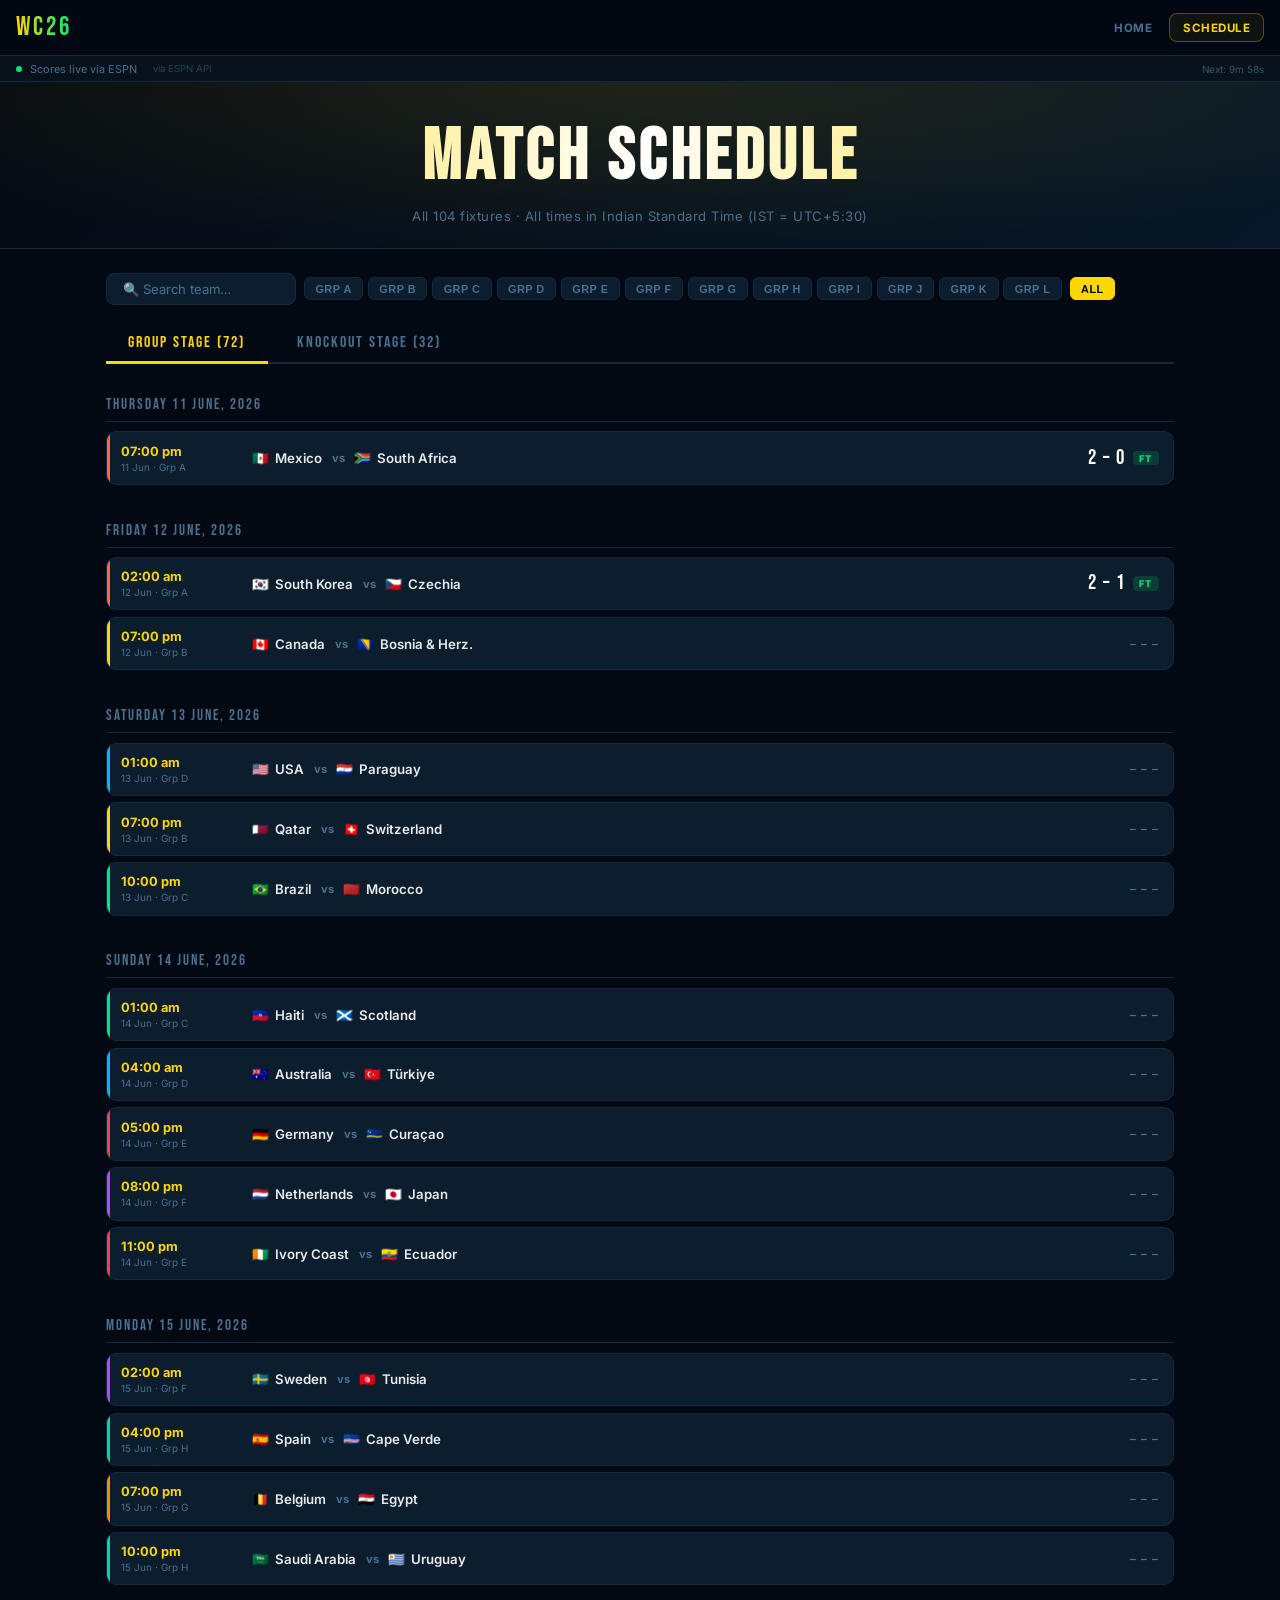
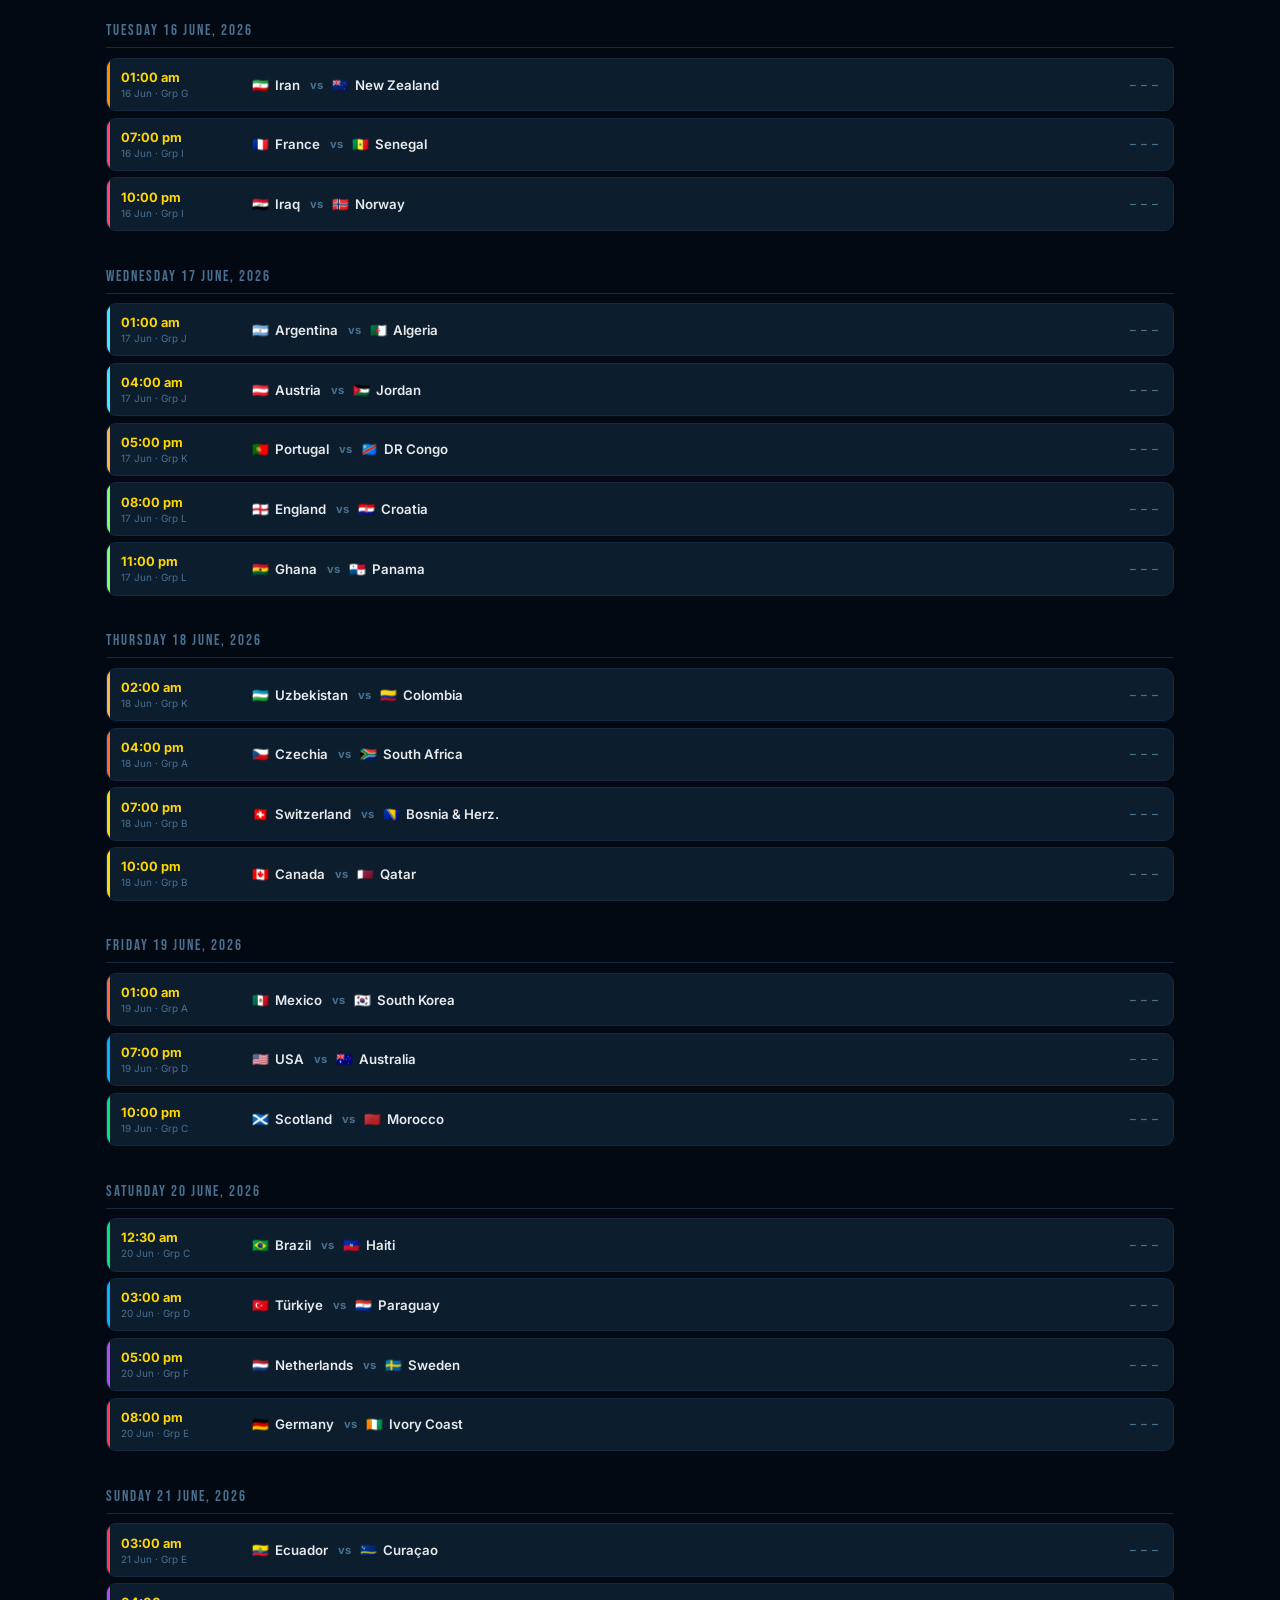
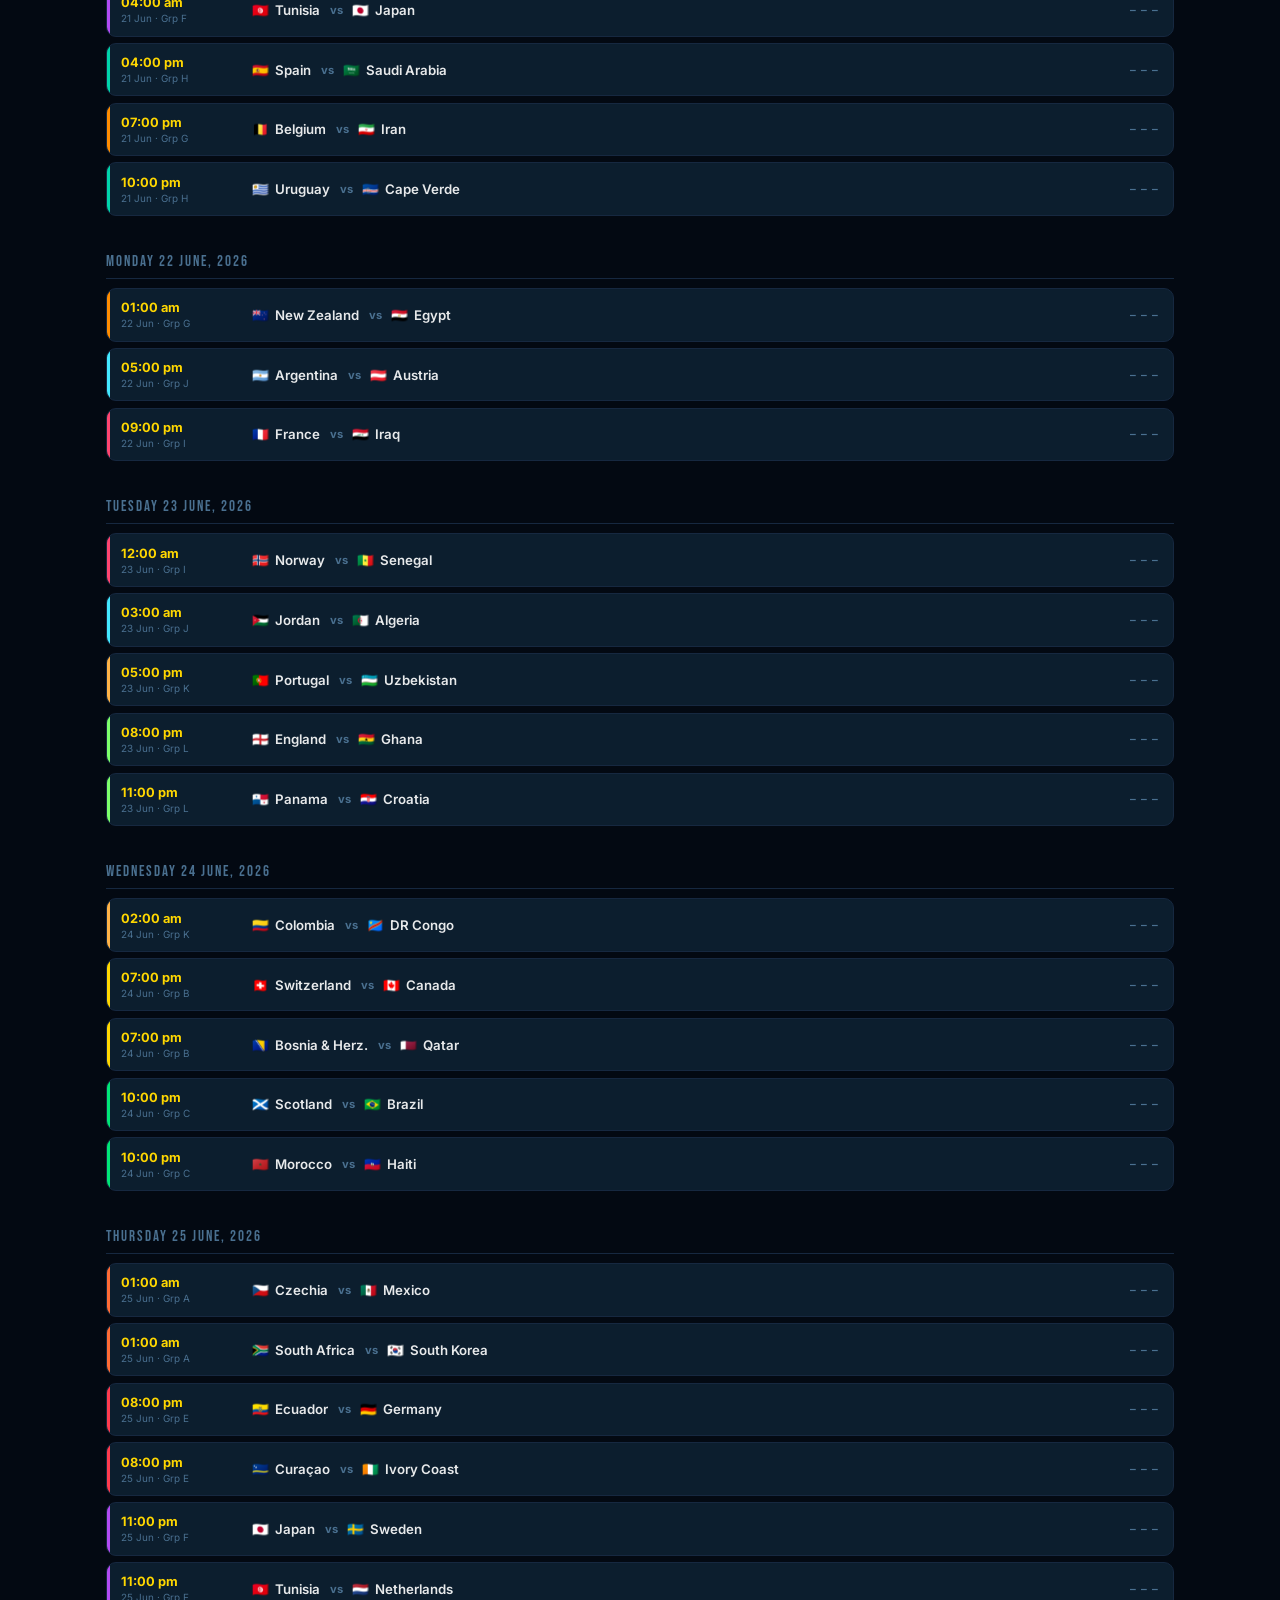
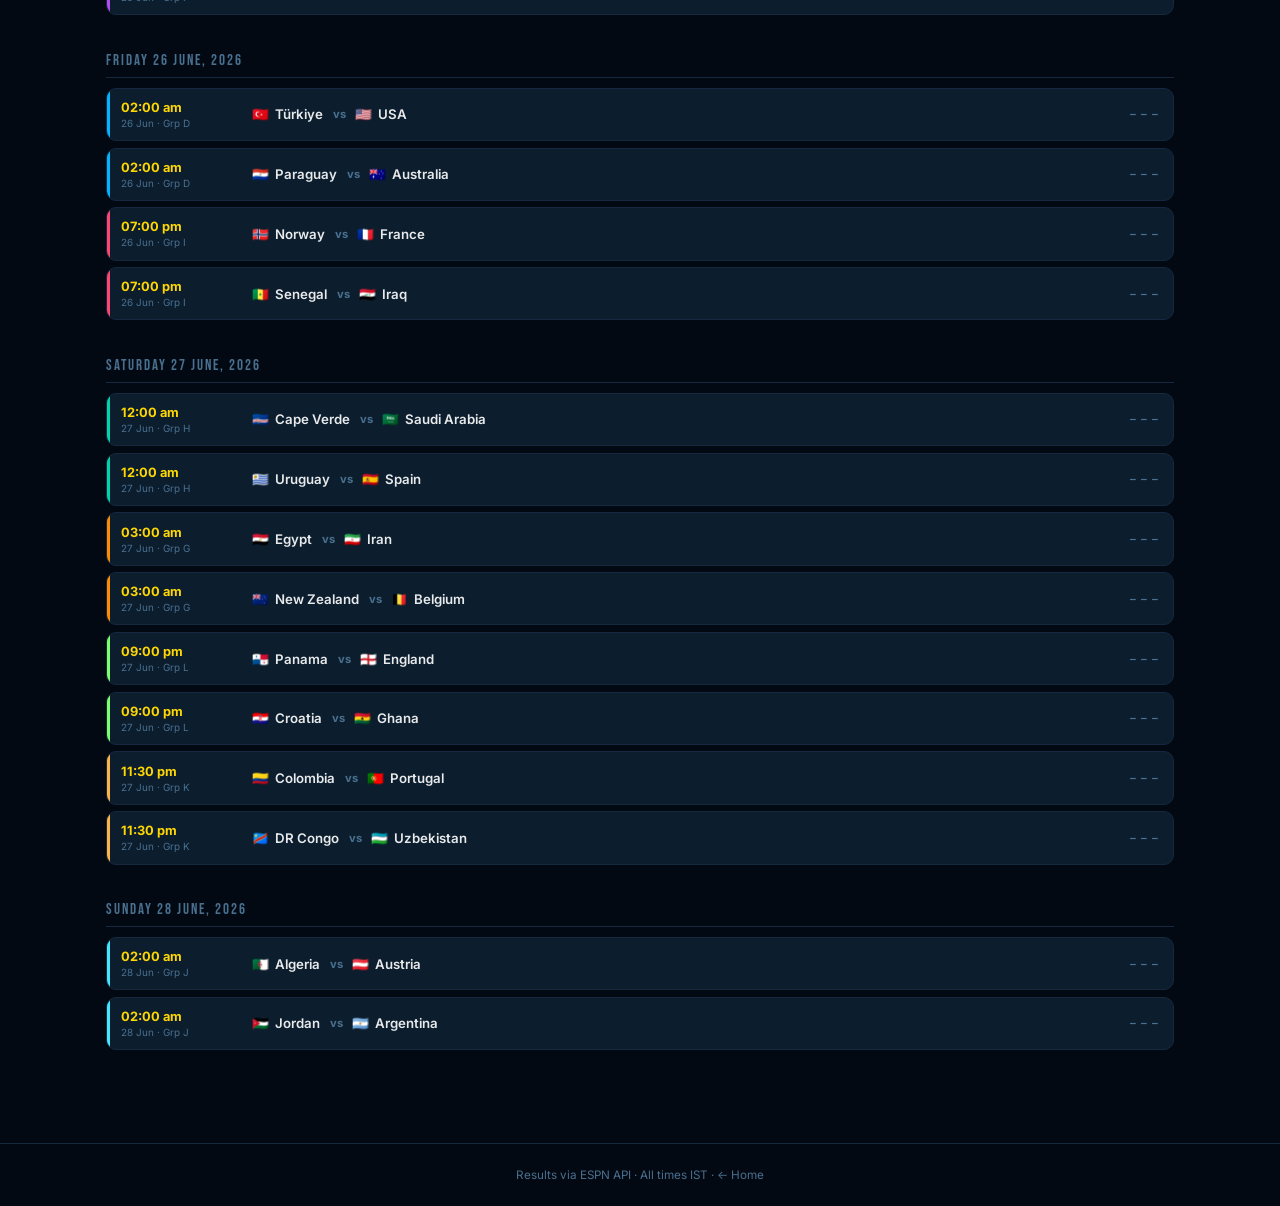
<file: schedule.html>
<!DOCTYPE html>
<html lang="en">
<head>
<meta charset="UTF-8">
<meta name="viewport" content="width=device-width, initial-scale=1.0">
<title>Schedule — FIFA World Cup 2026</title>
<link href="https://fonts.googleapis.com/css2?family=Bebas+Neue&family=Inter:wght@400;500;600;700;800&family=Orbitron:wght@700&display=swap" rel="stylesheet">
<style>
*,*::before,*::after{box-sizing:border-box;margin:0;padding:0}
:root{--bg:#030912;--surface:#08141F;--card:#0C1E2E;--border:#162840;--gold:#FFD700;--green:#00E676;--red:#FF3B4E;--blue:#00B4FF;--text:#EDF2F7;--muted:#4A7090;--r:12px}
html{scroll-behavior:smooth}
body{background:var(--bg);color:var(--text);font-family:'Inter',sans-serif;min-height:100vh;overflow-x:hidden}
a{text-decoration:none;color:inherit}
::-webkit-scrollbar{width:5px;background:var(--surface)}::-webkit-scrollbar-thumb{background:var(--border)}

/* NAV */
.nav{position:sticky;top:0;z-index:200;background:rgba(3,9,18,.95);backdrop-filter:blur(16px);border-bottom:1px solid var(--border);display:flex;align-items:center;padding:0 1rem;height:56px;gap:1rem}
.nav-logo{font-family:'Bebas Neue',sans-serif;font-size:1.6rem;letter-spacing:3px;background:linear-gradient(90deg,var(--gold),var(--green));-webkit-background-clip:text;-webkit-text-fill-color:transparent;background-clip:text}
.nav-links{display:flex;gap:.2rem;margin-left:auto}
.nav-links a{font-size:.72rem;font-weight:700;letter-spacing:.5px;text-transform:uppercase;color:var(--muted);padding:.4rem .8rem;border-radius:8px;transition:all .2s;border:1px solid transparent}
.nav-links a:hover,.nav-links a.active{color:var(--gold);border-color:rgba(255,215,0,.3);background:rgba(255,215,0,.06)}

/* LIVE STATUS BAR */
#live-bar{display:flex;align-items:center;gap:.5rem;padding:.35rem 1rem;background:rgba(8,20,31,.9);border-bottom:1px solid var(--border);font-size:.68rem;color:var(--muted);position:sticky;top:56px;z-index:190;backdrop-filter:blur(8px)}
#ldot{width:6px;height:6px;border-radius:50%;background:var(--muted);flex-shrink:0;transition:background .3s}
#ldot.ok{background:var(--green)}
#ldot.syncing{background:var(--gold);animation:glow .8s infinite}
#ldot.live{background:var(--red);animation:pulse 1s infinite}
#ldot.error{background:var(--red)}
@keyframes glow{0%,100%{opacity:.4}50%{opacity:1}}
@keyframes pulse{0%,100%{opacity:1;box-shadow:0 0 0 0 rgba(255,59,78,.5)}70%{opacity:.8;box-shadow:0 0 0 5px rgba(255,59,78,0)}}
#lnext{margin-left:auto;font-size:.62rem;opacity:.7}

/* HERO */
.page-hero{background:linear-gradient(135deg,#030912,#081828);border-bottom:1px solid var(--border);padding:2rem 1.5rem 1.5rem;text-align:center;position:relative;overflow:hidden}
.page-hero::before{content:'';position:absolute;inset:0;background:radial-gradient(ellipse 100% 150% at 50% 0%,rgba(255,215,0,.1) 0%,transparent 70%)}
.page-hero h1{position:relative;font-family:'Bebas Neue',sans-serif;font-size:clamp(2.2rem,6vw,4.5rem);letter-spacing:4px;background:linear-gradient(90deg,var(--gold),#fff 50%,var(--gold));-webkit-background-clip:text;-webkit-text-fill-color:transparent;background-clip:text}
.page-hero p{position:relative;color:var(--muted);font-size:.82rem;margin-top:.4rem;letter-spacing:.5px}

.wrap{max-width:1100px;margin:0 auto;padding:1.5rem 1rem 4rem}

/* TABS */
.tabs{display:flex;gap:.4rem;border-bottom:2px solid var(--border);margin-bottom:1.5rem}
.tab-btn{font-family:'Bebas Neue',sans-serif;font-size:1rem;letter-spacing:2px;padding:.55rem 1.4rem;background:none;border:none;color:var(--muted);cursor:pointer;border-bottom:3px solid transparent;margin-bottom:-2px;transition:all .2s}
.tab-btn.active{color:var(--gold);border-bottom-color:var(--gold)}
.tab-btn:hover{color:var(--text)}
.tab-pane{display:none}.tab-pane.active{display:block}

/* FILTER BAR */
.filter-bar{display:flex;gap:.5rem;flex-wrap:wrap;align-items:center;margin-bottom:1.2rem}
.search-box{background:var(--card);border:1px solid var(--border);border-radius:8px;padding:.45rem 1rem;color:var(--text);font-family:'Inter',sans-serif;font-size:.82rem;width:190px;outline:none;transition:border-color .2s}
.search-box:focus{border-color:var(--gold)}.search-box::placeholder{color:var(--muted)}
.gbtn{background:var(--card);border:1px solid var(--border);border-radius:6px;padding:.28rem .65rem;color:var(--muted);font-size:.68rem;font-weight:800;cursor:pointer;letter-spacing:.5px;transition:all .15s;white-space:nowrap}
.gbtn:hover,.gbtn.active{background:var(--gold);color:#000;border-color:var(--gold)}

/* DAY BLOCKS */
.day-block{margin-bottom:1.8rem}
.day-hd{font-family:'Bebas Neue',sans-serif;font-size:.92rem;letter-spacing:2px;color:var(--muted);padding:.5rem 0;border-bottom:1px solid var(--border);margin-bottom:.6rem;display:flex;align-items:center;gap:.7rem}
.today-pill{background:var(--green);color:#000;font-size:.58rem;font-weight:900;letter-spacing:1px;padding:.12rem .55rem;border-radius:20px}

/* SCHEDULE ROWS */
.sr{
  display:grid;
  grid-template-columns:115px 1fr 110px;
  align-items:center;gap:.4rem 1rem;
  padding:.7rem .9rem;border-radius:10px;margin-bottom:.4rem;
  background:var(--card);border:1px solid var(--border);
  transition:background .15s,border-color .15s;
  position:relative;overflow:hidden;
}
.sr::before{content:'';position:absolute;left:0;top:0;bottom:0;width:3px;background:var(--sr-c,var(--border));transition:background .2s}
.sr:hover{background:#101F30;border-color:rgba(255,215,0,.15)}
.sr:hover::before{background:var(--gold)}
.sr-time{font-size:.8rem;font-weight:700;color:var(--gold)}
.sr-time small{display:block;font-size:.62rem;color:var(--muted);font-weight:400;margin-top:2px}
.sr-teams{display:flex;align-items:center;gap:.6rem;font-size:.83rem;font-weight:600;flex-wrap:wrap}
.sr-team{display:flex;align-items:center;gap:.35rem}
.sr-team a{color:rgba(255,255,255,.9);transition:color .2s}.sr-team a:hover{color:var(--gold)}
.sr-vs{color:var(--muted);font-size:.7rem;font-weight:700;flex-shrink:0}

/* SCORE DISPLAY */
.sr-result{text-align:right;display:flex;align-items:center;justify-content:flex-end;gap:.4rem;flex-shrink:0}
.sr-score-num{font-family:'Bebas Neue',sans-serif;font-size:1.3rem;letter-spacing:2px;color:#fff;line-height:1}
.sr-ns{color:var(--muted);font-size:.72rem;font-weight:600;letter-spacing:1px}
.sr-badge{font-size:.58rem;font-weight:800;letter-spacing:1px;padding:.12rem .4rem;border-radius:4px;text-transform:uppercase;flex-shrink:0}
.sr-badge.ft{background:rgba(0,230,118,.15);color:var(--green)}
.sr-badge.live{background:rgba(255,59,78,.2);color:var(--red);animation:blink 1s infinite}
@keyframes blink{0%,100%{opacity:1}50%{opacity:.3}}

/* KNOCKOUT */
.ko-stage{font-family:'Bebas Neue',sans-serif;font-size:1.2rem;letter-spacing:3px;padding:.5rem 0;border-bottom:1px solid var(--border);margin:1.8rem 0 .7rem;display:flex;align-items:center;gap:.8rem}
.ko-stage::after{content:'';flex:1;height:1px;background:linear-gradient(90deg,currentColor,transparent);opacity:.3}
.ko-row{background:var(--card);border:1px solid var(--border);border-radius:10px;padding:.75rem 1rem;margin-bottom:.45rem;display:flex;align-items:center;gap:1rem;flex-wrap:wrap;position:relative;overflow:hidden}
.ko-row::before{content:'';position:absolute;left:0;top:0;bottom:0;width:3px;background:var(--ko-c,var(--blue))}
.ko-label{font-size:.78rem;font-weight:700;color:rgba(255,255,255,.85);flex:1}
.ko-time{font-size:.75rem;color:var(--gold);font-weight:700;white-space:nowrap}
.ko-venue{font-size:.65rem;color:var(--muted)}

.footer{border-top:1px solid var(--border);padding:1.5rem;text-align:center;font-size:.73rem;color:var(--muted)}
.footer a{color:var(--muted)}.footer a:hover{color:var(--gold)}
.spin{display:inline-block;width:9px;height:9px;border:2px solid rgba(255,215,0,.2);border-top-color:var(--gold);border-radius:50%;animation:rot .6s linear infinite;vertical-align:middle}
@keyframes rot{to{transform:rotate(360deg)}}

@media(max-width:600px){
  .sr{grid-template-columns:90px 1fr 80px}
  .wrap{padding:1.2rem .8rem 3rem}
  .filter-bar{gap:.3rem}
  .search-box{width:150px}
}
@media(max-width:420px){
  .sr{grid-template-columns:1fr;gap:.3rem}
  .sr-result{justify-content:flex-start}
}
</style>
</head>
<body>

<nav class="nav">
  <a href="index.html" class="nav-logo">WC26</a>
  <div class="nav-links">
    <a href="index.html">Home</a>
    <a href="schedule.html" class="active">Schedule</a>
  </div>
</nav>

<div id="live-bar">
  <span id="ldot"></span>
  <span id="ltxt">Connecting to ESPN…</span>
  <span style="margin-left:.5rem;opacity:.5;font-size:.6rem">via ESPN API</span>
  <span id="lnext"></span>
</div>

<div class="page-hero">
  <h1>MATCH SCHEDULE</h1>
  <p>All 104 fixtures · All times in Indian Standard Time (IST = UTC+5:30)</p>
</div>

<div class="wrap">
  <div class="filter-bar">
    <input class="search-box" id="q" type="text" placeholder="🔍 Search team…" oninput="filterRows()">
    <div id="gbtns" style="display:flex;gap:.3rem;flex-wrap:wrap"></div>
    <button class="gbtn active" onclick="clearG(this)">ALL</button>
  </div>

  <div class="tabs">
    <button class="tab-btn active" onclick="switchTab('group',this)">Group Stage (72)</button>
    <button class="tab-btn" onclick="switchTab('ko',this)">Knockout Stage (32)</button>
  </div>

  <div class="tab-pane active" id="tab-group"></div>
  <div class="tab-pane" id="tab-ko"></div>
</div>

<div class="footer">
  <p>Results via ESPN API · All times IST · <a href="index.html">← Home</a></p>
</div>

<script src="js/data.js"></script>
<script src="js/clinch.js"></script>
<script src="js/app.js"></script>
<script>
// ═══════════════════════════════════════════════
//  ESPN LIVE FEED
// ═══════════════════════════════════════════════
const ESPN_BASE = 'https://site.api.espn.com/apis/site/v2/sports/soccer/fifa.world/scoreboard';
const GROUPS = ['A','B','C','D','E','F','G','H','I','J','K','L'];
// Knockout-stage grp values, in the same MATCHES array as group matches.
// Used wherever logic should track EVERY real match through the
// tournament's end (live status, polling cadence, ESPN sync) — NOT for
// the Group Stage tab's own rendering, which is genuinely group-only.
const KO_STAGES = ['R32','R16','QF','SF','3P','FIN'];
const ALL_STAGES = [...GROUPS, ...KO_STAGES];

const ESPN_MAP = {
  'Mexico':'mexico','South Africa':'south_africa','Korea Republic':'south_korea',
  'South Korea':'south_korea','Czech Republic':'czechia','Czechia':'czechia',
  'Canada':'canada','Bosnia and Herzegovina':'bosnia','Bosnia & Herzegovina':'bosnia',
  'Qatar':'qatar','Switzerland':'switzerland','Brazil':'brazil','Morocco':'morocco',
  'Haiti':'haiti','Scotland':'scotland','United States':'usa','USA':'usa',
  'Paraguay':'paraguay','Australia':'australia','Turkey':'turkiye','Türkiye':'turkiye',
  'Germany':'germany','Curaçao':'curacao','Curacao':'curacao',
  "Côte d'Ivoire":'ivory_coast',"Cote d'Ivoire":'ivory_coast','Ivory Coast':'ivory_coast',
  'Ecuador':'ecuador','Netherlands':'netherlands','Japan':'japan','Sweden':'sweden',
  'Tunisia':'tunisia','Belgium':'belgium','Egypt':'egypt','Iran':'iran',
  'New Zealand':'new_zealand','Spain':'spain','Cape Verde':'cape_verde',
  'Saudi Arabia':'saudi_arabia','Uruguay':'uruguay','France':'france',
  'Senegal':'senegal','Iraq':'iraq','Norway':'norway','Argentina':'argentina',
  'Algeria':'algeria','Austria':'austria','Jordan':'jordan','Portugal':'portugal',
  'DR Congo':'dr_congo','Congo DR':'dr_congo','Democratic Republic of Congo':'dr_congo',
  'Uzbekistan':'uzbekistan','Colombia':'colombia','England':'england',
  'Croatia':'croatia','Ghana':'ghana','Panama':'panama',
  'MEX':'mexico','RSA':'south_africa','KOR':'south_korea','CZE':'czechia',
  'CAN':'canada','BIH':'bosnia','QAT':'qatar','SUI':'switzerland',
  'BRA':'brazil','MAR':'morocco','HAI':'haiti','SCO':'scotland',
  'PAR':'paraguay','AUS':'australia','TUR':'turkiye','GER':'germany',
  'CUW':'curacao','CIV':'ivory_coast','ECU':'ecuador','NED':'netherlands',
  'JPN':'japan','SWE':'sweden','TUN':'tunisia','BEL':'belgium','EGY':'egypt',
  'IRN':'iran','NZL':'new_zealand','ESP':'spain','CPV':'cape_verde',
  'KSA':'saudi_arabia','URU':'uruguay','FRA':'france','SEN':'senegal',
  'IRQ':'iraq','NOR':'norway','ARG':'argentina','ALG':'algeria',
  'AUT':'austria','JOR':'jordan','POR':'portugal','COD':'dr_congo',
  'UZB':'uzbekistan','COL':'colombia','ENG':'england','CRO':'croatia',
  'GHA':'ghana','PAN':'panama',
};

function resolveTeam(t){return ESPN_MAP[t.displayName]||ESPN_MAP[t.shortDisplayName]||ESPN_MAP[t.abbreviation]||null}

async function fetchDate(ds){
  const r = await fetch(`${ESPN_BASE}?dates=${ds}`);
  if(!r.ok) throw new Error(r.status);
  return r.json();
}
function parseEvents(data){
  return (data.events||[]).flatMap(ev=>{
    const c=ev.competitions?.[0];if(!c)return[];
    const hc=c.competitors.find(x=>x.homeAway==='home');
    const ac=c.competitors.find(x=>x.homeAway==='away');
    if(!hc||!ac)return[];
    const hId=resolveTeam(hc.team),aId=resolveTeam(ac.team);
    if(!hId||!aId)return[];
    const state=c.status?.type?.state||'pre';
    const detail=c.status?.type?.shortDetail||'';
    let clock='';
    if(state==='in'){
      if(/^HT$/i.test(detail.trim())||/half.?time/i.test(detail)) clock='HT';
      else { const m=detail.match(/^(\d+(?:[+]\d+)?)'?/); clock=m?m[1]+"'":'LIVE'; }
    }
    return[{home:hId,away:aId,
      hs:state!=='pre'?parseInt(hc.score||0):null,
      as:state!=='pre'?parseInt(ac.score||0):null,
      st:state==='post'?'FT':state==='in'?'LIVE':'NS',
      clock}];
  });
}
async function fetchAllRecent(){
  const datesToFetch=new Set();
  // Rolling window: 3 days back + today + tomorrow
  [-3,-2,-1,0,1].forEach(o=>{
    const d=new Date(Date.now()+o*86400000);
    datesToFetch.add(d.toISOString().slice(0,10).replace(/-/g,''));
  });
  // Also add specific dates of any matches missing espnId (handles old matches outside window)
  const tomorrow=new Date(Date.now()+86400000);
  MATCHES.filter(m=>ALL_STAGES.includes(m.grp)&&!m.espnId).forEach(m=>{
    const d=new Date(m.utc);
    if(d<=tomorrow) datesToFetch.add(d.toISOString().slice(0,10).replace(/-/g,''));
  });
  const days=[...datesToFetch];
  const all=[];
  const res=await Promise.allSettled(days.map(ds=>fetchDate(ds)));
  res.forEach(r=>{if(r.status==='fulfilled')all.push(...parseEvents(r.value))});
  return all;
}
function patchMatches(live){
  let changed=false;
  live.forEach(r=>{
    const m=MATCHES.find(m=>ALL_STAGES.includes(m.grp)&&m.home===r.home&&m.away===r.away);
    if(!m)return;
    if(m.st!==r.st||m.hs!==r.hs||m.as!==r.as){
      m.st=r.st;m.hs=r.hs;m.as=r.as;
      if(r.clock)m.clock=r.clock;
      if(r.period)m.period=r.period;
      changed=true;
    }
  });
  return changed;
}

// ═══════════════════════════════════════════════
//  HELPERS
// ═══════════════════════════════════════════════
const USER_TZ=Intl.DateTimeFormat().resolvedOptions().timeZone;
function getTZLabel(){return new Date().toLocaleTimeString('en-US',{timeZoneName:'short',timeZone:USER_TZ}).split(' ').pop();}
function fmtTime(u){return new Date(u).toLocaleTimeString('en-IN',{hour:'2-digit',minute:'2-digit',hour12:true,timeZone:USER_TZ});}
function fmtDateLong(u){return new Date(u).toLocaleDateString('en-IN',{weekday:'long',day:'numeric',month:'long',year:'numeric',timeZone:USER_TZ}).toUpperCase();}
function fmtShort(u){return new Date(u).toLocaleDateString('en-IN',{day:'numeric',month:'short',timeZone:USER_TZ});}
function getLocalDateKey(u){return new Date(u).toLocaleDateString('en-CA',{timeZone:USER_TZ});}

// ═══════════════════════════════════════════════
//  BUILD SCHEDULE ROW HTML
// ═══════════════════════════════════════════════
const gColors={A:'#FF6B35',B:'#FFD700',C:'#00E676',D:'#00B4FF',E:'#FF3B4E',F:'#B24BF3',G:'#FF8C00',H:'#00D4AA',I:'#FF4570',J:'#43E8FF',K:'#FFB347',L:'#7DFF6B'};

function buildScoreCell(m){
  if(m.st==='FT'){
    return`<div class="sr-result">
      <span class="sr-score-num">${m.hs} – ${m.as}</span>
      <span class="sr-badge ft">FT</span>
    </div>`;
  }
  if(m.st==='LIVE'){
    const lbl=m.clock||'LIVE';
    return`<div class="sr-result">
      <span class="sr-score-num" style="color:var(--red)">${m.hs} – ${m.as}</span>
      <span class="sr-badge live">${lbl}</span>
    </div>`;
  }
  return`<div class="sr-result"><span class="sr-ns">– – –</span></div>`;
}

function buildRow(m){
  const h=TEAMS[m.home],a=TEAMS[m.away];
  const col=gColors[m.grp]||'#666';
  return`<div class="sr" id="sr-${m.id}"
             style="--sr-c:${col}"
             data-h="${m.home}" data-a="${m.away}" data-g="${m.grp}">
    <div class="sr-time">${fmtTime(m.utc)}<small>${fmtShort(m.utc)} · Grp ${m.grp}</small></div>
    <div class="sr-teams">
      <div class="sr-team">${h.flag} <a href="team.html?team=${m.home}">${h.name}</a></div>
      <span class="sr-vs">vs</span>
      <div class="sr-team">${a.flag} <a href="team.html?team=${m.away}">${a.name}</a></div>
    </div>
    <div id="sc-${m.id}">${buildScoreCell(m)}</div>
  </div>`;
}

// ═══════════════════════════════════════════════
//  RENDER GROUP SCHEDULE — sorted chronologically
// ═══════════════════════════════════════════════
function renderGroupSchedule(){
  // Sort all group matches by UTC time ascending
  const gm=[...MATCHES.filter(m=>GROUPS.includes(m.grp))]
    .sort((a,b)=>new Date(a.utc)-new Date(b.utc));

  // Today check in IST
  const nowIST=new Date();
  const todayKey=`${nowIST.getUTCFullYear()}-${String(nowIST.getUTCMonth()+1).padStart(2,'0')}-${String(nowIST.getUTCDate()).padStart(2,'0')}`;

  // Group by IST date key (sortable YYYY-MM-DD) → preserve insertion order after sorting
  const byKey={};
  gm.forEach(m=>{
    const k=getLocalDateKey(m.utc);
    if(!byKey[k])byKey[k]={label:fmtDateLong(m.utc),matches:[]};
    byKey[k].matches.push(m);
  });

  // Keys are already in chronological order because we sorted gm first
  let html='';
  Object.entries(byKey).forEach(([k,{label,matches}])=>{
    const isToday=k===todayKey;
    html+=`<div class="day-block" data-date="${k}">
      <div class="day-hd">${label}${isToday?' <span class="today-pill">TODAY</span>':''}</div>
      ${matches.map(buildRow).join('')}
    </div>`;
  });
  document.getElementById('tab-group').innerHTML=html;
}

// ═══════════════════════════════════════════════
//  UPDATE ONLY SCORE CELLS (fast partial update)
// ═══════════════════════════════════════════════
function updateScoreCells(){
  MATCHES.filter(m=>GROUPS.includes(m.grp)).forEach(m=>{
    const el=document.getElementById('sc-'+m.id);
    if(el) el.innerHTML=buildScoreCell(m);
  });
}

// ═══════════════════════════════════════════════
//  KNOCKOUT SCHEDULE
// ═══════════════════════════════════════════════
// Resolves a single side of an R32 slot using the shared clinch engine
// (js/clinch.js — same BRACKET_R32 mapping and resolveGroupPos() that
// index.html's bracket uses). Returns {text, locked}: text is either a
// resolved "🇫🇷 France"-style name (locked:true) or a pending placeholder
// like "1A" / "3rd: C/E/F/H/I" (locked:false).
function resolveKoSide(side){
  if(side.pos<=2){
    const r=resolveGroupPos(side.grp,side.pos);
    if(r&&r.locked){
      const t=TEAMS[r.teamId];
      return {text:t?`${t.flag} ${t.name}`:r.teamId, locked:true};
    }
    return {text:`${side.pos}${side.grp}`, locked:false};
  }
  // 3rd-place wildcard slots only resolve once ALL 12 groups finish
  return {text:`3rd: ${side.pool.join('/')}`, locked:false};
}
// Builds a resolved-as-far-as-possible "Home vs Away" label for an R32
// match id. Checks the hardcoded R32_CONFIRMED table first (js/clinch.js
// — group stage + 3rd-place rankings are now fully decided for this
// tournament), falling back to dynamic per-side resolution otherwise.
function resolveKoLabel(matchId,fallbackLabel){
  const confirmed=R32_CONFIRMED[matchId];
  if(confirmed){
    const h=TEAMS[confirmed[0]], a=TEAMS[confirmed[1]];
    return `${h?`${h.flag} ${h.name}`:confirmed[0]} vs ${a?`${a.flag} ${a.name}`:confirmed[1]}`;
  }
  const slot=BRACKET_R32.find(s=>s.id===matchId);
  if(!slot) return fallbackLabel;
  const home=resolveKoSide(slot.home);
  const away=resolveKoSide(slot.away);
  return `${home.text} vs ${away.text}`;
}
// Builds a resolved-as-far-as-possible label for an R16/QF/SF/Final
// match id, using resolveLaterMatch (js/clinch.js) to check whether
// each feeder match has finished. Falls back to "Winner Mxx" text for
// any side still pending.
function resolveLaterLabel(matchId,fallbackLabel){
  const r=BRACKET_LATER.find(x=>x.id===matchId);
  if(!r) return fallbackLabel;
  const resolved=resolveLaterMatch(matchId);
  const verb=r.round==='3P'?'Loser':'Winner';
  const homeText=resolved?.home?(TEAMS[resolved.home]?`${TEAMS[resolved.home].flag} ${TEAMS[resolved.home].name}`:resolved.home):`${verb} ${r.from[0]}`;
  const awayText=resolved?.away?(TEAMS[resolved.away]?`${TEAMS[resolved.away].flag} ${TEAMS[resolved.away].name}`:resolved.away):`${verb} ${r.from[1]}`;
  return `${homeText} vs ${awayText}`;
}

// Round labels/colors for knockout sub-headers within each date block
// (mirrors gColors' per-group coloring, but for knockout rounds).
const koRoundMeta={
  R32:{l:'Round of 32',c:'var(--blue)'}, R16:{l:'Round of 16',c:'var(--green)'},
  QF:{l:'Quarter-Final',c:'var(--gold)'}, SF:{l:'Semi-Final',c:'#FF8C00'},
  ['3P']:{l:'3rd Place Play-off',c:'var(--muted)'}, FIN:{l:'Final',c:'var(--gold)'},
};
// Resolves one side of a knockout match into displayable {flag,name,teamId,locked}
// or a pending placeholder string — used by buildKoRow below. Mirrors the
// resolution chains already used for the bracket/label text (R32_CONFIRMED
// for R32, resolveGroupPos for direct group positions, resolveLaterMatch's
// winner/loser chain for R16+), but returns structured data instead of a
// pre-joined "Home vs Away" string, since this row format needs each side
// rendered separately (its own flag, name, and team-page link).
function resolveKoTeam(m,isHome){
  // R32: resolve via the hardcoded confirmed table (covers every real
  // R32 match now that the group stage + 3rd-place rankings are done).
  if(m.grp==='R32'){
    const confirmed=R32_CONFIRMED[m.id];
    if(confirmed){
      const teamId=isHome?confirmed[0]:confirmed[1];
      const t=TEAMS[teamId];
      return t?{flag:t.flag,name:t.name,teamId,locked:true}:{flag:'',name:teamId,teamId,locked:true};
    }
    // Not in the table (shouldn't happen for a real R32 id) — fall back
    // to the slot's own pending placeholder text, no team link.
    const slot=BRACKET_R32.find(s=>s.id===m.id);
    const side=slot?(isHome?slot.home:slot.away):null;
    const label=side?(side.pos<=2?`${side.pos}${side.grp}`:`3rd: ${side.pool.join('/')}`):'TBD';
    return {flag:'',name:label,teamId:null,locked:false};
  }
  // R16+: resolve via the winner/loser chain.
  const resolved=resolveLaterMatch(m.id);
  const r=BRACKET_LATER.find(x=>x.id===m.id);
  const verb=r&&r.round==='3P'?'Loser':'Winner';
  const teamId=resolved?(isHome?resolved.home:resolved.away):null;
  if(teamId){
    const t=TEAMS[teamId];
    return t?{flag:t.flag,name:t.name,teamId,locked:true}:{flag:'',name:teamId,teamId,locked:true};
  }
  const fromId=r?(isHome?r.from[0]:r.from[1]):'?';
  return {flag:'',name:`${verb} ${fromId}`,teamId:null,locked:false};
}
// Builds one knockout row in the SAME visual format as buildRow() (group
// stage rows): time on the left (bold time + small date/round line below),
// flags+names in the middle (linked to team pages once resolved), score/FT
// badge on the right via the existing buildScoreCell().
function buildKoRow(m){
  const home=resolveKoTeam(m,true), away=resolveKoTeam(m,false);
  const meta=koRoundMeta[m.grp]||{l:m.grp,c:'#666'};
  const homeHtml=home.teamId
    ?`${home.flag} <a href="team.html?team=${home.teamId}">${home.name}</a>`
    :`<span style="color:var(--muted)">${home.name}</span>`;
  const awayHtml=away.teamId
    ?`${away.flag} <a href="team.html?team=${away.teamId}">${away.name}</a>`
    :`<span style="color:var(--muted)">${away.name}</span>`;
  return`<div class="sr" id="sr-${m.id}" style="--sr-c:${meta.c}">
    <div class="sr-time">${fmtTime(m.utc)}<small>${fmtShort(m.utc)} · ${meta.l}</small></div>
    <div class="sr-teams">
      <div class="sr-team">${homeHtml}</div>
      <span class="sr-vs">vs</span>
      <div class="sr-team">${awayHtml}</div>
    </div>
    <div id="sc-${m.id}">${buildScoreCell(m)}</div>
  </div>`;
}
// Renders the Knockout tab grouped by date, exactly like
// renderGroupSchedule() groups the Group Stage tab — a date header per
// day, with each day's matches (across whichever rounds fall on it)
// listed chronologically underneath.
function renderKnockout(){
  const km=[...MATCHES.filter(m=>KO_STAGES.includes(m.grp))]
    .sort((a,b)=>new Date(a.utc)-new Date(b.utc));

  const nowIST=new Date();
  const todayKey=`${nowIST.getUTCFullYear()}-${String(nowIST.getUTCMonth()+1).padStart(2,'0')}-${String(nowIST.getUTCDate()).padStart(2,'0')}`;

  const byKey={};
  km.forEach(m=>{
    const k=getLocalDateKey(m.utc);
    if(!byKey[k])byKey[k]={label:fmtDateLong(m.utc),matches:[]};
    byKey[k].matches.push(m);
  });

  let html='';
  Object.entries(byKey).forEach(([k,{label,matches}])=>{
    const isToday=k===todayKey;
    html+=`<div class="day-block" data-date="${k}">
      <div class="day-hd">${label}${isToday?' <span class="today-pill">TODAY</span>':''}</div>
      ${matches.map(buildKoRow).join('')}
    </div>`;
  });
  document.getElementById('tab-ko').innerHTML=html;
}

// ═══════════════════════════════════════════════
//  GROUP FILTER BUTTONS
// ═══════════════════════════════════════════════
let activeG=null;
document.getElementById('gbtns').innerHTML=
  ['A','B','C','D','E','F','G','H','I','J','K','L']
  .map(g=>`<button class="gbtn" onclick="setG('${g}',this)">GRP ${g}</button>`).join('');

window.setG=(g,btn)=>{
  activeG=g;
  document.querySelectorAll('.gbtn').forEach(b=>b.classList.remove('active'));
  btn.classList.add('active');filterRows();
};
window.clearG=(btn)=>{
  activeG=null;
  document.querySelectorAll('.gbtn').forEach(b=>b.classList.remove('active'));
  btn.classList.add('active');filterRows();
};
window.filterRows=()=>{
  const q=(document.getElementById('q').value||'').toLowerCase();
  document.querySelectorAll('.sr').forEach(r=>{
    const h=(r.dataset.h||'').replace(/_/g,' ');
    const a=(r.dataset.a||'').replace(/_/g,' ');
    const g=r.dataset.g;
    const ok=(!q||h.includes(q)||a.includes(q))&&(!activeG||g===activeG);
    r.style.display=ok?'':'none';
  });
  document.querySelectorAll('.day-block').forEach(b=>{
    const vis=[...b.querySelectorAll('.sr')].some(r=>r.style.display!=='none');
    b.style.display=vis?'':'none';
  });
};
window.switchTab=(name,btn)=>{
  document.querySelectorAll('.tab-btn').forEach(b=>b.classList.remove('active'));
  document.querySelectorAll('.tab-pane').forEach(p=>p.classList.remove('active'));
  btn.classList.add('active');
  document.getElementById('tab-'+name).classList.add('active');
};

// ═══════════════════════════════════════════════
//  STATUS BAR
// ═══════════════════════════════════════════════
const dotEl=document.getElementById('ldot');
const txtEl=document.getElementById('ltxt');
const nxtEl=document.getElementById('lnext');
let nxtTimer=null,nxtTick=0;

function setStatus(mode,msg){
  dotEl.className='';
  if(mode==='syncing'){dotEl.classList.add('syncing');txtEl.innerHTML=`<span class="spin"></span> &nbsp;${msg||'Fetching from ESPN…'}`}
  else if(mode==='live'){dotEl.classList.add('live');txtEl.innerHTML=`🔴 LIVE — ${msg||'updating every 30s'}`}
  else if(mode==='ok'){dotEl.classList.add('ok');txtEl.textContent=msg||'Up to date'}
  else if(mode==='error'){dotEl.classList.add('error');txtEl.textContent=msg||'ESPN unreachable — retrying'}
}
function startNxtCountdown(ms){
  clearInterval(nxtTimer);nxtTick=Math.round(ms/1000);
  const go=()=>{if(nxtTick<=0){nxtEl.textContent='';return}const m=Math.floor(nxtTick/60),s=nxtTick%60;nxtEl.textContent=`Next: ${m?m+'m ':''  }${s}s`;nxtTick--};
  go();nxtTimer=setInterval(go,1000);
}

// ═══════════════════════════════════════════════
//  POLL LOOP
// ═══════════════════════════════════════════════
function nextInterval(){
  const gm=MATCHES.filter(m=>ALL_STAGES.includes(m.grp));
  if(gm.some(m=>m.st==='LIVE'))return 30000;
  const now=Date.now();
  if(gm.some(m=>m.st==='NS'&&Math.abs(new Date(m.utc)-now)<3*3600000))return 60000;
  if(gm.some(m=>m.st==='NS'&&getLocalDateKey(m.utc)===getLocalDateKey(new Date().toISOString())))return 3*60000;
  return 10*60000;
}

let pollTimer=null;
async function poll(){
  setStatus('syncing');
  try{
    const live=await fetchAllRecent();
    const changed=patchMatches(live);
    if(changed){ updateScoreCells(); renderKnockout(); } // score cells are cheap; knockout tab needs a full re-render since clinch status can change
    const isLive=MATCHES.some(m=>ALL_STAGES.includes(m.grp)&&m.st==='LIVE');
    if(isLive) setStatus('live','Updating every 30s');
    else setStatus('ok','Scores live via ESPN');
  }catch(e){
    setStatus('error');
  }
  const ms=nextInterval();
  startNxtCountdown(ms);
  pollTimer=setTimeout(poll,ms);
}

// ═══════════════════════════════════════════════
//  BOOT
// ═══════════════════════════════════════════════
renderGroupSchedule();
renderKnockout();
poll();
</script>
</body>
</html>
</file>
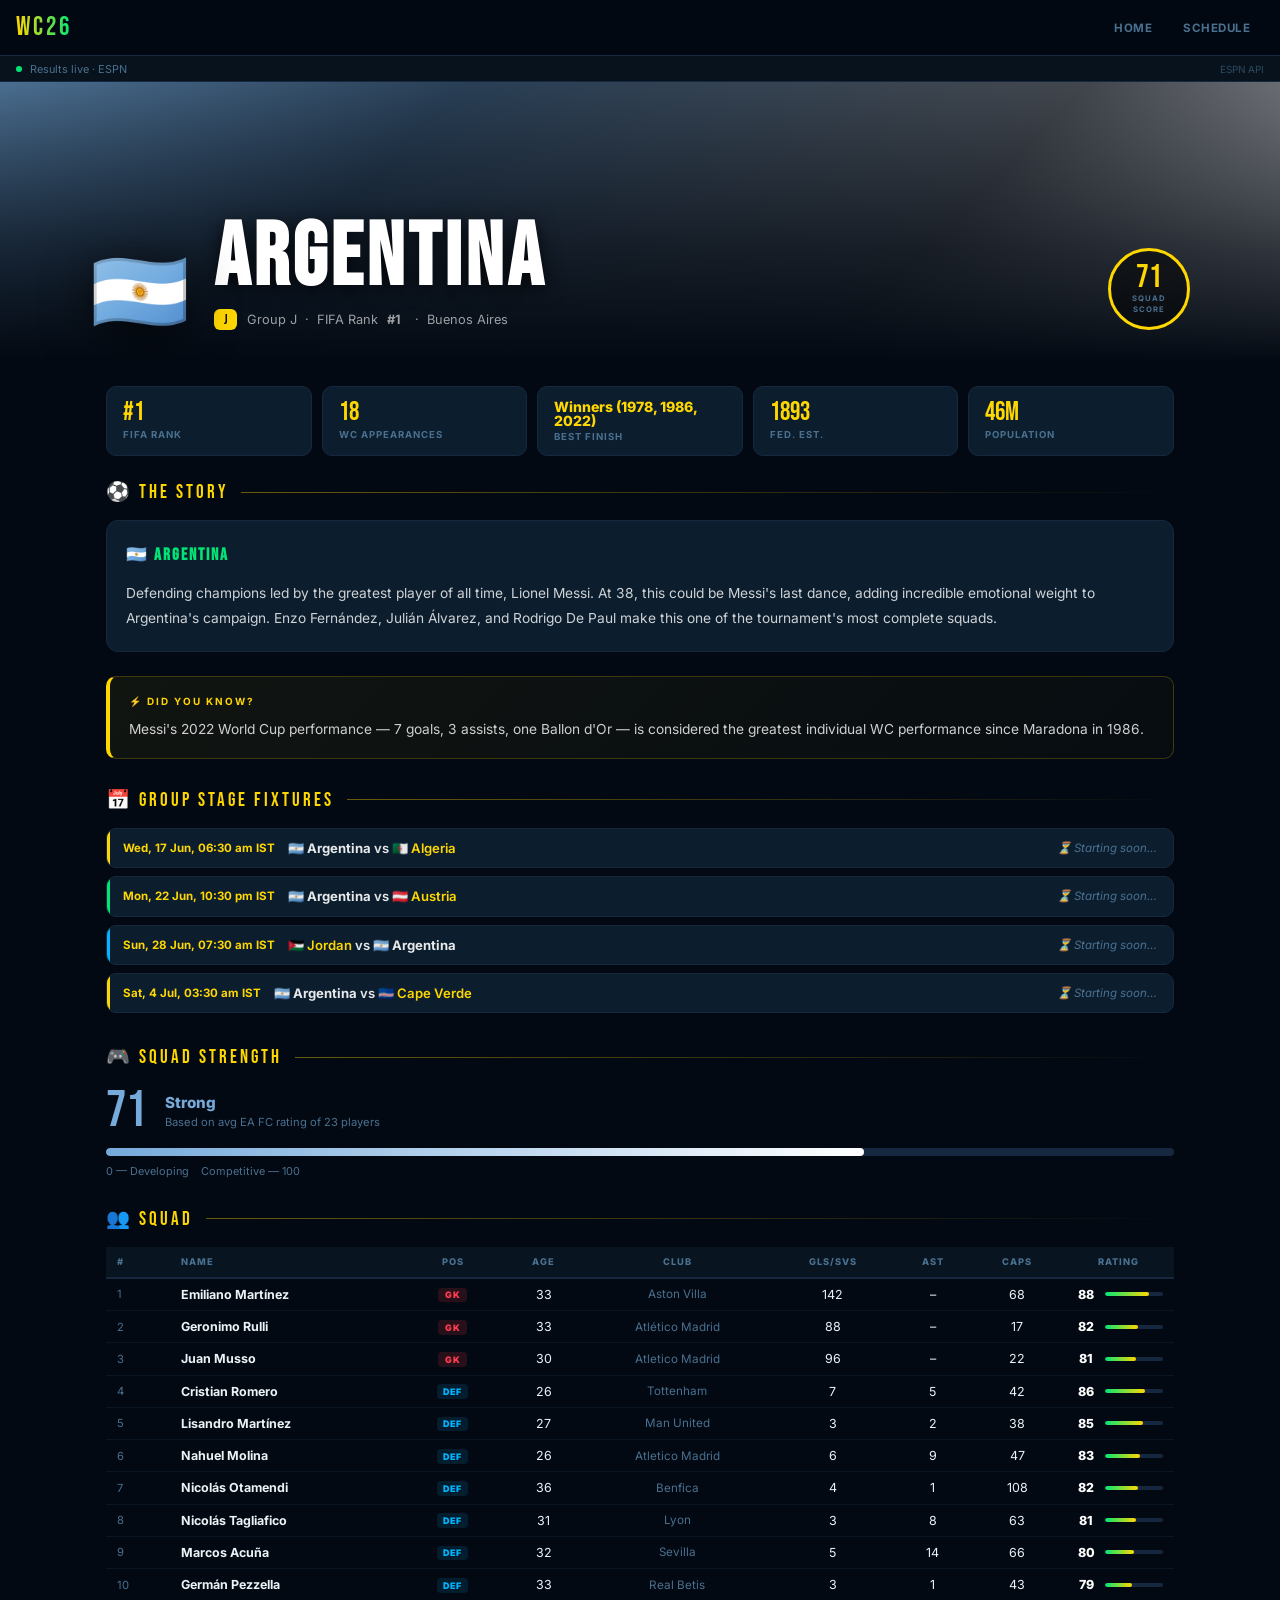
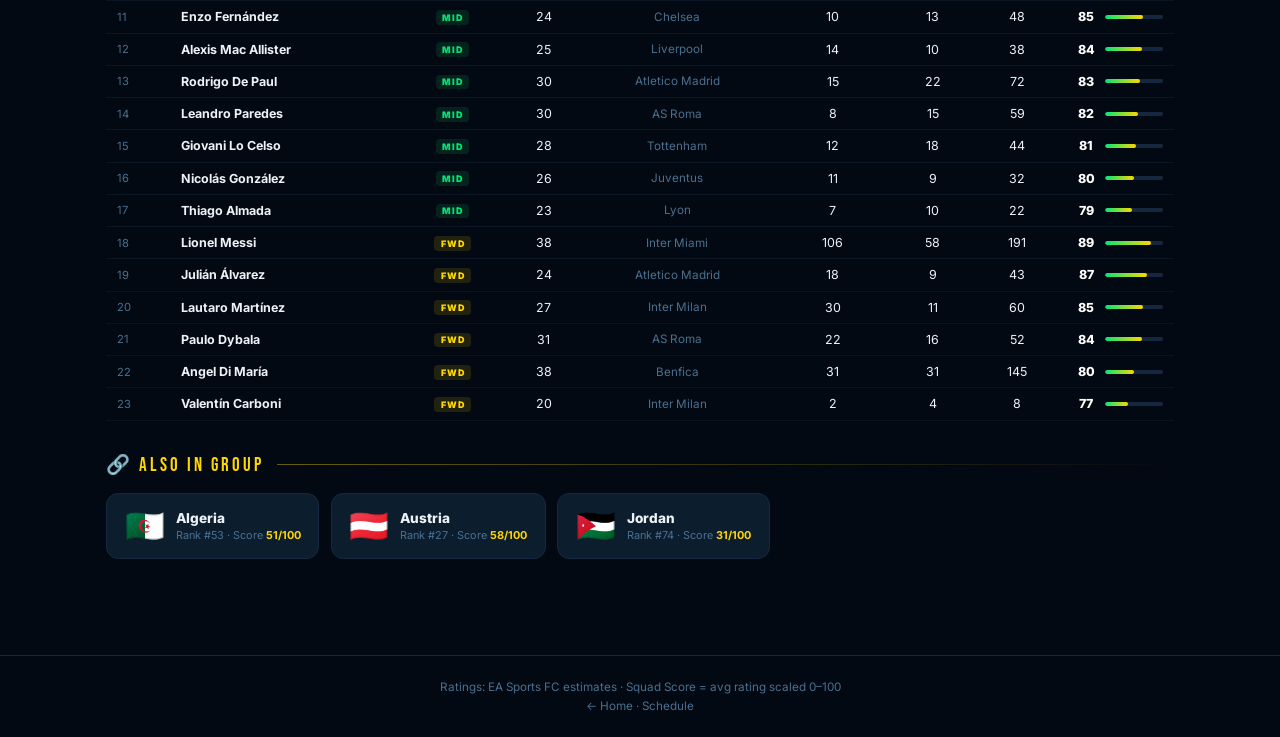
<file: team.html>
<!DOCTYPE html>
<html lang="en">
<head>
<meta charset="UTF-8">
<meta name="viewport" content="width=device-width, initial-scale=1.0">
<title>Team — FIFA World Cup 2026</title>
<link href="https://fonts.googleapis.com/css2?family=Bebas+Neue&family=Inter:wght@400;500;600;700;800&family=Orbitron:wght@700&display=swap" rel="stylesheet">
<style>
*,*::before,*::after{box-sizing:border-box;margin:0;padding:0}
:root{--bg:#030912;--surface:#08141F;--card:#0C1E2E;--border:#162840;--gold:#FFD700;--green:#00E676;--red:#FF3B4E;--blue:#00B4FF;--text:#EDF2F7;--muted:#4A7090;--r:12px}
html{scroll-behavior:smooth}
body{background:var(--bg);color:var(--text);font-family:'Inter',sans-serif;min-height:100vh;overflow-x:hidden}
a{text-decoration:none;color:inherit}
::-webkit-scrollbar{width:5px;background:var(--surface)}::-webkit-scrollbar-thumb{background:var(--border)}

/* NAV */
.nav{position:sticky;top:0;z-index:200;background:rgba(3,9,18,.95);backdrop-filter:blur(16px);border-bottom:1px solid var(--border);display:flex;align-items:center;padding:0 1rem;height:56px;gap:1rem}
.nav-logo{font-family:'Bebas Neue',sans-serif;font-size:1.6rem;letter-spacing:3px;background:linear-gradient(90deg,var(--gold),var(--green));-webkit-background-clip:text;-webkit-text-fill-color:transparent;background-clip:text;white-space:nowrap}
.nav-links{display:flex;gap:.2rem;margin-left:auto}
.nav-links a{font-size:.72rem;font-weight:700;letter-spacing:.5px;text-transform:uppercase;color:var(--muted);padding:.4rem .8rem;border-radius:8px;transition:all .2s;border:1px solid transparent;white-space:nowrap}
.nav-links a:hover{color:var(--gold);border-color:rgba(255,215,0,.3);background:rgba(255,215,0,.06)}

/* TEAM HERO */
.team-hero{position:relative;min-height:280px;display:flex;align-items:flex-end;padding:0 1rem 2rem;overflow:hidden}
.th-bg{position:absolute;inset:0;background:var(--th-grad);opacity:.7}
.th-overlay{position:absolute;inset:0;background:linear-gradient(180deg,rgba(3,9,18,.1) 0%,rgba(3,9,18,.7) 60%,var(--bg) 100%)}
.th-content{position:relative;z-index:1;display:flex;align-items:flex-end;gap:1.5rem;flex-wrap:wrap;width:100%;max-width:1100px;margin:0 auto}
.th-flag{font-size:5rem;filter:drop-shadow(0 8px 24px rgba(0,0,0,.7));line-height:1;flex-shrink:0}
.th-text h1{font-family:'Bebas Neue',sans-serif;font-size:clamp(2.2rem,7vw,5.5rem);letter-spacing:4px;color:#fff;line-height:1;text-shadow:0 4px 20px rgba(0,0,0,.8)}
.th-text .sub{font-size:.8rem;color:rgba(255,255,255,.6);margin-top:.4rem;display:flex;align-items:center;gap:.6rem;flex-wrap:wrap}
.grp-badge{font-family:'Bebas Neue',sans-serif;background:var(--gold);color:#000;font-size:.8rem;letter-spacing:1px;padding:.15rem .6rem;border-radius:6px}
.score-ring{margin-left:auto;flex-shrink:0;width:82px;height:82px;border-radius:50%;border:3px solid var(--gold);display:flex;flex-direction:column;align-items:center;justify-content:center;background:rgba(0,0,0,.5);backdrop-filter:blur(8px)}
.score-ring .n{font-family:'Bebas Neue',sans-serif;font-size:2rem;color:var(--gold);line-height:1}
.score-ring .l{font-size:.48rem;color:var(--muted);font-weight:700;letter-spacing:1px;text-align:center;line-height:1.4}

/* CONTENT */
.wrap{max-width:1100px;margin:0 auto;padding:1.5rem 1rem 4rem}
.sec-head{font-family:'Bebas Neue',sans-serif;font-size:1.2rem;letter-spacing:3px;color:var(--gold);display:flex;align-items:center;gap:.8rem;margin-bottom:1rem}
.sec-head::after{content:'';flex:1;height:1px;background:linear-gradient(90deg,rgba(255,215,0,.4),transparent)}

/* Stats */
.stat-row{display:flex;gap:.6rem;flex-wrap:wrap;margin-bottom:1.5rem}
.stat-card{background:var(--card);border:1px solid var(--border);border-radius:10px;padding:.8rem 1rem;flex:1;min-width:90px}
.stat-card .v{font-family:'Bebas Neue',sans-serif;color:var(--gold);font-size:1.6rem;line-height:1}
.stat-card .v.sm{font-size:.88rem;font-family:'Inter',sans-serif;font-weight:800;color:var(--gold)}
.stat-card .l{font-size:.6rem;color:var(--muted);font-weight:700;letter-spacing:1px;text-transform:uppercase;margin-top:.2rem}

/* Bio & Trivia */
.bio-card{background:var(--card);border:1px solid var(--border);border-radius:12px;padding:1.2rem;margin-bottom:1.5rem;line-height:1.85;font-size:.86rem;color:rgba(255,255,255,.8)}
.bio-card h3{font-family:'Bebas Neue',sans-serif;font-size:1.05rem;letter-spacing:2px;color:var(--green);margin-bottom:.6rem}
.trivia{background:linear-gradient(135deg,rgba(255,215,0,.06),rgba(255,215,0,.02));border:1px solid rgba(255,215,0,.2);border-left:4px solid var(--gold);border-radius:10px;padding:1rem 1.2rem;margin-bottom:1.8rem;font-size:.86rem;line-height:1.8;color:rgba(255,255,255,.8)}
.trivia strong{color:var(--gold);display:block;font-size:.62rem;text-transform:uppercase;letter-spacing:2px;margin-bottom:.4rem}

/* ── FIXTURE ROWS ─────────────────────────────── */
.fx-row{
  background:var(--card);border:1px solid var(--border);border-radius:10px;
  padding:.7rem 1rem;margin-bottom:.5rem;
  display:flex;align-items:center;gap:.8rem;
  position:relative;overflow:hidden;transition:border-color .2s;
  flex-wrap:wrap;
}
.fx-row:hover{border-color:rgba(255,215,0,.3)}
.fx-row::before{content:'';position:absolute;left:0;top:0;bottom:0;width:3px;background:var(--fx-c,var(--border))}
.fx-time{font-size:.72rem;font-weight:700;color:var(--gold);min-width:130px;flex-shrink:0}
.fx-teams{flex:1;font-size:.82rem;font-weight:600;color:rgba(255,255,255,.9);min-width:180px}
.fx-teams a{color:var(--gold)}.fx-teams a:hover{text-decoration:underline}

/* Score badge (FT/LIVE) */
.fx-result{
  display:flex;align-items:center;gap:.5rem;flex-shrink:0;
}
.fx-score-num{font-family:'Bebas Neue',sans-serif;font-size:1.4rem;letter-spacing:2px}
.fx-score-num.w{color:var(--green)}.fx-score-num.l{color:var(--red)}.fx-score-num.d{color:var(--muted)}.fx-score-num.live{color:var(--red)}
.fx-badge{font-size:.6rem;font-weight:800;letter-spacing:1px;padding:.15rem .45rem;border-radius:4px;text-transform:uppercase}
.fx-badge.ft{background:rgba(0,230,118,.15);color:var(--green)}
.fx-badge.live{background:rgba(255,59,78,.2);color:var(--red);animation:blink 1s infinite}
@keyframes blink{0%,100%{opacity:1}50%{opacity:.3}}

/* ── COUNTDOWN (Orbitron for numbers, Inter for labels) ── */
.fx-cd{
  display:inline-flex;align-items:center;gap:2px;
  flex-shrink:0;
}
.cd-digit{
  font-family:'Orbitron',monospace;font-weight:700;
  font-size:.9rem;color:var(--gold);
  background:rgba(255,215,0,.08);border:1px solid rgba(255,215,0,.2);
  border-radius:4px;padding:.15rem .35rem;min-width:30px;text-align:center;
  line-height:1.2;
}
.cd-unit-label{
  font-family:'Inter',sans-serif;font-size:.55rem;font-weight:800;
  color:var(--muted);text-transform:uppercase;letter-spacing:.5px;
  margin-right:3px;
}
.cd-sep-dot{color:rgba(255,215,0,.3);font-size:.9rem;font-family:'Orbitron',monospace;margin:0 2px;padding-bottom:2px}
.fx-started{font-size:.72rem;color:var(--muted);font-style:italic}

/* Squad score */
.sq-score-wrap{margin-bottom:1.8rem}
.sq-bar{height:8px;border-radius:4px;background:var(--border);margin-bottom:.5rem;overflow:hidden}
.sq-fill{height:100%;border-radius:4px}
.sq-info{display:flex;align-items:center;gap:1.2rem;margin-bottom:.7rem}
.sq-num{font-family:'Bebas Neue',sans-serif;font-size:3.2rem;line-height:1}
.sq-tier{font-weight:800;font-size:.95rem}
.sq-sub{font-size:.7rem;color:var(--muted);margin-top:.2rem}

/* Squad table */
.tbl-wrap{overflow-x:auto;margin-bottom:2rem;-webkit-overflow-scrolling:touch}
.sq-table{width:100%;border-collapse:collapse;font-size:.78rem;min-width:520px}
.sq-table th{background:var(--surface);font-size:.58rem;font-weight:800;text-transform:uppercase;letter-spacing:1px;color:var(--muted);padding:.6rem .7rem;text-align:center;border-bottom:2px solid var(--border);white-space:nowrap}
.sq-table th:nth-child(1),.sq-table th:nth-child(2){text-align:left}
.sq-table td{padding:.48rem .7rem;text-align:center;border-bottom:1px solid rgba(22,40,64,.4)}
.sq-table td:nth-child(1),.sq-table td:nth-child(2){text-align:left}
.sq-table tr:hover td{background:rgba(255,215,0,.03)}
.pos-badge{display:inline-block;font-size:.56rem;font-weight:900;letter-spacing:1px;padding:.12rem .4rem;border-radius:4px;text-transform:uppercase}
.GK{background:rgba(255,59,78,.15);color:var(--red)}.DEF{background:rgba(0,180,255,.12);color:var(--blue)}.MID{background:rgba(0,230,118,.12);color:var(--green)}.FWD{background:rgba(255,215,0,.12);color:var(--gold)}
.r-bar{display:flex;align-items:center;gap:.4rem}
.r-val{font-weight:800;color:#fff;min-width:24px}
.r-track{flex:1;height:4px;background:var(--border);border-radius:2px;overflow:hidden}
.r-fill{height:100%;border-radius:2px;background:linear-gradient(90deg,var(--green),var(--gold))}
.row-num{color:var(--muted);font-size:.7rem}

/* Teammates */
.teammates{display:flex;gap:.7rem;flex-wrap:wrap;margin-bottom:2rem}
.tm-card{background:var(--card);border:1px solid var(--border);border-radius:12px;padding:.8rem 1.1rem;display:flex;align-items:center;gap:.7rem;transition:border-color .2s,transform .2s}
.tm-card:hover{border-color:var(--gold);transform:translateY(-2px)}
.tm-flag{font-size:2rem}
.tm-name{font-weight:800;font-size:.85rem}
.tm-sub{font-size:.68rem;color:var(--muted);margin-top:.15rem}
.tm-sub strong{color:var(--gold)}

.footer{border-top:1px solid var(--border);padding:1.5rem;text-align:center;font-size:.73rem;color:var(--muted)}
.footer a{color:var(--muted)}.footer a:hover{color:var(--gold)}

/* Live update status */
#team-live-bar{display:flex;align-items:center;gap:.5rem;padding:.35rem 1rem;background:rgba(8,20,31,.9);border-bottom:1px solid var(--border);font-size:.68rem;color:var(--muted);position:sticky;top:56px;z-index:190;backdrop-filter:blur(8px)}
#tlive-dot{width:6px;height:6px;border-radius:50%;background:var(--muted);flex-shrink:0;transition:background .3s}
#tlive-dot.ok{background:var(--green)}
#tlive-dot.syncing{background:var(--gold);animation:glow .8s infinite}
#tlive-dot.error{background:var(--red)}
@keyframes glow{0%,100%{opacity:.4}50%{opacity:1}}

/* Responsive */
@media(max-width:600px){
  .th-flag{font-size:3.5rem}
  .score-ring{width:68px;height:68px}
  .score-ring .n{font-size:1.6rem}
  .fx-time{min-width:100px;font-size:.68rem}
  .teammates{gap:.5rem}
  .tm-card{padding:.6rem .8rem}
}
</style>
</head>
<body>

<nav class="nav">
  <a href="index.html" class="nav-logo">WC26</a>
  <div class="nav-links">
    <a href="index.html">Home</a>
    <a href="schedule.html">Schedule</a>
  </div>
</nav>

<div id="team-live-bar">
  <span id="tlive-dot"></span>
  <span id="tlive-txt">Connecting…</span>
  <span style="margin-left:auto;font-size:.62rem;opacity:.6">ESPN API</span>
</div>

<div class="team-hero" id="th">
  <div class="th-bg" id="th-bg"></div>
  <div class="th-overlay"></div>
  <div class="th-content">
    <div class="th-flag" id="th-flag"></div>
    <div class="th-text">
      <h1 id="th-name">Loading…</h1>
      <div class="sub" id="th-sub"></div>
    </div>
    <div class="score-ring">
      <div class="n" id="score-n">–</div>
      <div class="l">SQUAD<br>SCORE</div>
    </div>
  </div>
</div>

<div class="wrap">
  <div class="stat-row" id="stat-row"></div>
  <div class="sec-head">⚽ THE STORY</div>
  <div class="bio-card" id="bio-card"><h3 id="bio-h3"></h3><p id="bio-txt"></p></div>
  <div class="trivia"><strong>⚡ Did You Know?</strong><span id="trivia-txt"></span></div>
  <div class="sec-head">📅 GROUP STAGE FIXTURES</div>
  <div id="fixtures"></div>
  <div class="sec-head" style="margin-top:2rem">🎮 SQUAD STRENGTH</div>
  <div id="sq-score-wrap" class="sq-score-wrap"></div>
  <div class="sec-head">👥 SQUAD</div>
  <div class="tbl-wrap">
    <table class="sq-table">
      <thead><tr><th>#</th><th>Name</th><th>Pos</th><th>Age</th><th>Club</th><th>Gls/Svs</th><th>Ast</th><th>Caps</th><th>Rating</th></tr></thead>
      <tbody id="sq-tbody"></tbody>
    </table>
  </div>
  <div class="sec-head">🔗 ALSO IN GROUP</div>
  <div class="teammates" id="teammates"></div>
</div>

<div class="footer">
  <p>Ratings: EA Sports FC estimates · Squad Score = avg rating scaled 0–100</p>
  <p style="margin-top:.3rem"><a href="index.html">← Home</a> · <a href="schedule.html">Schedule</a></p>
</div>

<script src="js/data.js"></script>
<script src="js/clinch.js"></script>
<script src="js/app.js"></script>
<script>
// ═══════════════════════════════════════════
//  ESPN LIVE FEED (same as index.html)
// ═══════════════════════════════════════════
const ESPN_BASE = 'https://site.api.espn.com/apis/site/v2/sports/soccer/fifa.world/scoreboard';
const GROUPS = ['A','B','C','D','E','F','G','H','I','J','K','L'];
// Knockout-stage grp values, in the same MATCHES array as group matches.
// Used so a team's fixture list keeps tracking their matches through
// the knockout rounds instead of stopping at the group stage.
const KO_STAGES = ['R32','R16','QF','SF','3P','FIN'];
const ALL_STAGES = [...GROUPS, ...KO_STAGES];

const ESPN_MAP = {
  'Mexico':'mexico','South Africa':'south_africa','Korea Republic':'south_korea',
  'South Korea':'south_korea','Czech Republic':'czechia','Czechia':'czechia',
  'Canada':'canada','Bosnia and Herzegovina':'bosnia','Bosnia & Herzegovina':'bosnia',
  'Qatar':'qatar','Switzerland':'switzerland','Brazil':'brazil','Morocco':'morocco',
  'Haiti':'haiti','Scotland':'scotland','United States':'usa','USA':'usa',
  'Paraguay':'paraguay','Australia':'australia','Turkey':'turkiye','Türkiye':'turkiye',
  'Germany':'germany','Curaçao':'curacao','Curacao':'curacao',
  "Côte d'Ivoire":'ivory_coast',"Cote d'Ivoire":'ivory_coast','Ivory Coast':'ivory_coast',
  'Ecuador':'ecuador','Netherlands':'netherlands','Japan':'japan','Sweden':'sweden',
  'Tunisia':'tunisia','Belgium':'belgium','Egypt':'egypt','Iran':'iran',
  'New Zealand':'new_zealand','Spain':'spain','Cape Verde':'cape_verde',
  'Saudi Arabia':'saudi_arabia','Uruguay':'uruguay','France':'france',
  'Senegal':'senegal','Iraq':'iraq','Norway':'norway','Argentina':'argentina',
  'Algeria':'algeria','Austria':'austria','Jordan':'jordan','Portugal':'portugal',
  'DR Congo':'dr_congo','Congo DR':'dr_congo','Democratic Republic of Congo':'dr_congo',
  'Uzbekistan':'uzbekistan','Colombia':'colombia','England':'england',
  'Croatia':'croatia','Ghana':'ghana','Panama':'panama',
  'MEX':'mexico','RSA':'south_africa','KOR':'south_korea','CZE':'czechia',
  'CAN':'canada','BIH':'bosnia','QAT':'qatar','SUI':'switzerland',
  'BRA':'brazil','MAR':'morocco','HAI':'haiti','SCO':'scotland',
  'PAR':'paraguay','AUS':'australia','TUR':'turkiye','GER':'germany',
  'CUW':'curacao','CIV':'ivory_coast','ECU':'ecuador','NED':'netherlands',
  'JPN':'japan','SWE':'sweden','TUN':'tunisia','BEL':'belgium','EGY':'egypt',
  'IRN':'iran','NZL':'new_zealand','ESP':'spain','CPV':'cape_verde',
  'KSA':'saudi_arabia','URU':'uruguay','FRA':'france','SEN':'senegal',
  'IRQ':'iraq','NOR':'norway','ARG':'argentina','ALG':'algeria',
  'AUT':'austria','JOR':'jordan','POR':'portugal','COD':'dr_congo',
  'UZB':'uzbekistan','COL':'colombia','ENG':'england','CRO':'croatia',
  'GHA':'ghana','PAN':'panama',
};

function resolveTeam(t){return ESPN_MAP[t.displayName]||ESPN_MAP[t.shortDisplayName]||ESPN_MAP[t.abbreviation]||null}

async function fetchDate(ds){
  const r=await fetch(`${ESPN_BASE}?dates=${ds}`);
  if(!r.ok) throw new Error(r.status);
  return r.json();
}
function parseEvents(data){
  return(data.events||[]).flatMap(ev=>{
    const c=ev.competitions?.[0];if(!c)return[];
    const hc=c.competitors.find(x=>x.homeAway==='home');
    const ac=c.competitors.find(x=>x.homeAway==='away');
    if(!hc||!ac)return[];
    const hId=resolveTeam(hc.team),aId=resolveTeam(ac.team);
    if(!hId||!aId)return[];
    const state=c.status?.type?.state||'pre';
    const detail=c.status?.type?.shortDetail||'';
    let clock='';
    if(state==='in'){
      if(/^HT$/i.test(detail.trim())||/half.?time/i.test(detail)) clock='HT';
      else { const m=detail.match(/^(\d+(?:[+]\d+)?)'?/); clock=m?m[1]+"'":'LIVE'; }
    }
    return[{home:hId,away:aId,
      hs:state!=='pre'?parseInt(hc.score||0):null,
      as:state!=='pre'?parseInt(ac.score||0):null,
      st:state==='post'?'FT':state==='in'?'LIVE':'NS',clock,espnId:ev.id}];
  });
}
async function fetchAllRecent(){
  const datesToFetch=new Set();

  // Standard rolling window: 3 days back + today + tomorrow
  [-3,-2,-1,0,1].forEach(o=>{
    const d=new Date(Date.now()+o*86400000);
    datesToFetch.add(d.toISOString().slice(0,10).replace(/-/g,''));
  });

  // Also fetch the specific date of ANY match that hasn't received an espnId
  // yet (covers old matches that fell outside the rolling window before
  // getting their ID — without this, a match can get permanently stuck at
  // st:'NS' forever if it's ever missed once, since there's no other path
  // back into the fetch window for a date that's already in the past).
  const tomorrow=new Date(Date.now()+86400000);
  MATCHES.filter(m=>ALL_STAGES.includes(m.grp)&&!m.espnId).forEach(m=>{
    const d=new Date(m.utc);
    if(d<=tomorrow){
      datesToFetch.add(d.toISOString().slice(0,10).replace(/-/g,''));
    }
  });

  const days=[...datesToFetch];
  const all=[];
  const res=await Promise.allSettled(days.map(ds=>fetchDate(ds)));
  res.forEach((r,i)=>{if(r.status==='fulfilled')all.push(...parseEvents(r.value));});
  return all;
}
function patchMatches(live){
  let changed=false;
  live.forEach(r=>{
    const m=MATCHES.find(m=>ALL_STAGES.includes(m.grp)&&m.home===r.home&&m.away===r.away);
    if(!m)return;
    if(m.st!==r.st||m.hs!==r.hs||m.as!==r.as){m.st=r.st;m.hs=r.hs;m.as=r.as;changed=true;}
    if(r.espnId&&!m.espnId) m.espnId=r.espnId;
  });
  return changed;
}

// ═══════════════════════════════════════════
//  COUNTDOWN — Orbitron digits, Inter labels
// ═══════════════════════════════════════════
const cdTimers={};
function cdDigit(n){return`<span class="cd-digit">${String(n).padStart(2,'0')}</span>`}
function cdLabel(l){return`<span class="cd-unit-label">${l}</span>`}

function startFxCountdown(el, matchId){
  const go=()=>{
    // Always re-check live match status (updates via ESPN)
    const m=MATCHES.find(x=>x.id===matchId);
    if(!m){el.innerHTML='';return;}

    // If ESPN has updated the status, show result instead of countdown
    if(m.st==='FT'){
      el.innerHTML=`<span class="fx-score-num d" style="font-family:'Bebas Neue',sans-serif;font-size:1.3rem;letter-spacing:2px">${m.hs}–${m.as}</span> <span class="fx-badge ft">FT</span>`;
      clearInterval(cdTimers[matchId]);
      return;
    }
    if(m.st==='LIVE'){
      el.innerHTML=`<span class="fx-score-num live" style="font-family:'Bebas Neue',sans-serif;font-size:1.3rem;letter-spacing:2px">${m.hs}–${m.as}</span> <span class="fx-badge live">🔴 Live</span>`;
      return;
    }

    // Still upcoming — show countdown
    const diff=new Date(m.utc)-new Date();
    if(diff<=0){
      // Kickoff time passed but no ESPN update yet
      el.innerHTML=`<span class="fx-started">⏳ Starting soon…</span>`;
      return;
    }
    const D=Math.floor(diff/86400000);
    const H=Math.floor(diff%86400000/3600000);
    const M=Math.floor(diff%3600000/60000);
    const S=Math.floor(diff%60000/1000);

    // Numbers in Orbitron boxes, labels in Inter
    el.innerHTML=
      cdDigit(D)+cdLabel('d')+
      `<span class="cd-sep-dot">:</span>`+
      cdDigit(H)+cdLabel('h')+
      `<span class="cd-sep-dot">:</span>`+
      cdDigit(M)+cdLabel('m')+
      `<span class="cd-sep-dot">:</span>`+
      cdDigit(S)+cdLabel('s');
  };
  go();
  cdTimers[matchId]=setInterval(go,1000);
}

// ═══════════════════════════════════════════
//  RENDER FIXTURES (called on load + ESPN update)
// ═══════════════════════════════════════════
let currentTid = null;
const fxColors=['var(--gold)','var(--green)','var(--blue)'];

function renderFixtures(tid){
  const IST=5.5*3600000;
  function fmtIST(u){return new Date(new Date(u).getTime()+IST).toLocaleString('en-IN',{weekday:'short',day:'numeric',month:'short',hour:'2-digit',minute:'2-digit',hour12:true,timeZone:'UTC'})+' IST'}

  // Clear existing timers
  Object.entries(cdTimers).forEach(([id,t])=>{clearInterval(t);delete cdTimers[id]});

  // Direct matches: this team is literally m.home/m.away in MATCHES.
  // Covers group stage (always) and R32 (now that data.js has real
  // team ids for R32 instead of "tbd", once R32_CONFIRMED resolved them).
  const directMatches=MATCHES.filter(m=>(m.home===tid||m.away===tid)&&ALL_STAGES.includes(m.grp));
  const directIds=new Set(directMatches.map(m=>m.id));

  // Knockout matches where this team has ADVANCED INTO the slot via a
  // prior round's result, but that round's own MATCHES row still says
  // home/away:"tbd" (only resolved dynamically through BRACKET_LATER's
  // winner-chain, not written back into MATCHES itself). Walks every
  // R16+ match and checks whether tid is the resolved winner of either
  // feeder match — if so, synthesizes a fixture entry for it.
  const laterMatches=[];
  if(typeof BRACKET_LATER!=='undefined'){
    BRACKET_LATER.forEach(r=>{
      if(directIds.has(r.id)) return; // already covered above
      const getter=r.round==='3P'?getMatchLoser:getMatchWinner;
      const homeId=getter(r.from[0]);
      const awayId=getter(r.from[1]);
      if(homeId===tid||awayId===tid){
        const baseMatch=MATCHES.find(m=>m.id===r.id);
        if(baseMatch){
          laterMatches.push({...baseMatch, home:homeId||'tbd', away:awayId||'tbd', _oppPending:!homeId||!awayId});
        }
      }
    });
  }

  const tm=[...directMatches,...laterMatches].sort((a,b)=>new Date(a.utc)-new Date(b.utc));

  document.getElementById('fixtures').innerHTML=tm.map((m,i)=>{
    const isH=m.home===tid;
    const oppId=isH?m.away:m.home;
    const opp=TEAMS[oppId]; // may be undefined if opponent ('tbd') isn't resolved yet
    const isFT=m.st==='FT', isLive=m.st==='LIVE', isNS=m.st==='NS';
    const T=TEAMS[tid];

    // Build right-side element
    let rightHtml='';
    if(isFT){
      const my=isH?m.hs:m.as, op=isH?m.as:m.hs;
      const cls=my>op?'w':my<op?'l':'d';
      rightHtml=`<div class="fx-result"><span class="fx-score-num ${cls}">${m.hs}–${m.as}</span><span class="fx-badge ft">FT</span></div>`;
    } else if(isLive){
      rightHtml=`<div class="fx-result"><span class="fx-score-num live">${m.hs}–${m.as}</span><span class="fx-badge live">🔴 Live</span></div>`;
    } else {
      rightHtml=`<div class="fx-cd" id="fcd-${m.id}"></div>`;
    }

    const oppLabel=opp
      ?`${opp.flag} <a href="team.html?team=${oppId}">${opp.name}</a>`
      :`<span style="color:var(--muted)">Opponent TBD</span>`; // other semifinalist not decided yet

    const teamLine=isH
      ?`<strong>${T.flag} ${T.name}</strong> vs ${oppLabel}`
      :`${oppLabel} vs <strong>${T.flag} ${T.name}</strong>`;

    return`<div class="fx-row" style="--fx-c:${fxColors[i%3]}">
      <div class="fx-time">${fmtIST(m.utc)}</div>
      <div class="fx-teams">${teamLine}</div>
      ${rightHtml}
    </div>`;
  }).join('');

  // Start countdowns only for NS matches
  tm.filter(m=>m.st==='NS').forEach(m=>{
    const el=document.getElementById('fcd-'+m.id);
    if(el) startFxCountdown(el, m.id);
  });
}

// ═══════════════════════════════════════════
//  STATUS BAR
// ═══════════════════════════════════════════
function setTStatus(mode,msg){
  const dot=document.getElementById('tlive-dot');
  const txt=document.getElementById('tlive-txt');
  dot.className='';
  if(mode==='syncing'){dot.classList.add('syncing');txt.textContent=msg||'Fetching from ESPN…'}
  else if(mode==='ok'){dot.classList.add('ok');txt.textContent=msg||'Results live'}
  else if(mode==='error'){dot.classList.add('error');txt.textContent=msg||'ESPN unreachable'}
}

// ═══════════════════════════════════════════
//  MAIN INIT
// ═══════════════════════════════════════════
(function(){
  const p=new URLSearchParams(location.search);
  const tid=p.get('team')||'argentina';
  const T=TEAMS[tid];
  currentTid=tid;
  if(!T){document.body.innerHTML='<div style="text-align:center;padding:4rem;color:#4A7090">Team not found. <a href="index.html" style="color:#FFD700">← Home</a></div>';return}
  document.title=`${T.name} — FIFA World Cup 2026`;

  // Hero
  const[c1,c2]=T.colors;
  document.getElementById('th-bg').style.background=`linear-gradient(135deg,${c1} 0%,${c1}88 30%,${c2}66 70%,${c2} 100%)`;
  document.getElementById('th-flag').textContent=T.flag;
  document.getElementById('th-name').textContent=T.name;
  document.getElementById('th-sub').innerHTML=`<span class="grp-badge">${T.group}</span> Group ${T.group} &nbsp;·&nbsp; FIFA Rank <strong>#${T.fifa_rank}</strong> &nbsp;·&nbsp; ${T.cap}`;

  // Squad score
  const players=PLAYERS[tid]||[];
  const score=getSquadScore(players);
  document.getElementById('score-n').textContent=score;

  // Stats
  document.getElementById('stat-row').innerHTML=[
    {v:`#${T.fifa_rank}`,l:'FIFA Rank'},
    {v:T.wc_apps,l:'WC Appearances'},
    {v:T.best,l:'Best Finish',sm:true},
    {v:T.founded,l:'Fed. Est.'},
    {v:T.pop,l:'Population'},
  ].map(s=>`<div class="stat-card"><div class="v ${s.sm?'sm':''}">${s.v}</div><div class="l">${s.l}</div></div>`).join('');

  // Bio & Trivia
  document.getElementById('bio-h3').textContent=`${T.flag} ${T.name}`;
  document.getElementById('bio-txt').textContent=T.bio||'Information coming soon.';
  document.getElementById('trivia-txt').textContent=T.trivia||'Football history in the making.';

  // Fixtures (initial render)
  renderFixtures(tid);

  // Squad score bar
  const tier=score>=80?{l:'World Class'}:score>=65?{l:'Strong'}:score>=45?{l:'Competitive'}:{l:'Developing'};
  document.getElementById('sq-score-wrap').innerHTML=`
    <div class="sq-info">
      <div class="sq-num" style="color:${c1}">${score}</div>
      <div><div class="sq-tier" style="color:${c1}">${tier.l}</div>
        <div class="sq-sub">Based on avg EA FC rating of ${players.length} players</div></div>
    </div>
    <div class="sq-bar"><div class="sq-fill" style="width:${score}%;background:linear-gradient(90deg,${c1},${c2})"></div></div>
    <div style="font-size:.68rem;color:var(--muted)">0 — Developing &nbsp;&nbsp; Competitive — 100</div>`;

  // Squad table
  const sorted=[...players].sort((a,b)=>{const o={GK:0,DEF:1,MID:2,FWD:3};return(o[a.p]??4)-(o[b.p]??4)||b.r-a.r});
  document.getElementById('sq-tbody').innerHTML=sorted.map((pl,i)=>{
    const isGK=pl.p==='GK';
    const pct=Math.max(0,Math.min(100,(pl.r-65)/30*100));
    return`<tr><td class="row-num">${i+1}</td><td style="font-weight:700">${pl.n}</td>
      <td><span class="pos-badge ${pl.p}">${pl.p}</span></td>
      <td>${pl.ag}</td><td style="color:var(--muted);font-size:.73rem">${pl.cl}</td>
      <td>${isGK?(pl.sv||'–'):(pl.g??'–')}</td>
      <td>${isGK?'–':(pl.as??'–')}</td>
      <td>${pl.ca}</td>
      <td><div class="r-bar"><span class="r-val">${pl.r}</span><div class="r-track"><div class="r-fill" style="width:${pct}%"></div></div></div></td>
    </tr>`;
  }).join('');

  // Teammates
  const allIds=[...new Set(MATCHES.filter(m=>m.grp===T.group).flatMap(m=>[m.home,m.away]))].filter(id=>id!==tid&&TEAMS[id]);
  document.getElementById('teammates').innerHTML=allIds.map(id=>{
    const t=TEAMS[id];const s=getSquadScore(PLAYERS[id]||[]);
    return`<a href="team.html?team=${id}" class="tm-card">
      <div class="tm-flag">${t.flag}</div>
      <div><div class="tm-name">${t.name}</div>
        <div class="tm-sub">Rank #${t.fifa_rank} · Score <strong>${s}/100</strong></div></div>
    </a>`;
  }).join('');

  // ── ESPN POLLING ──────────────────────────
  let pollTimer=null;
  function nextInterval(){
    const gm=MATCHES.filter(m=>ALL_STAGES.includes(m.grp));
    if(gm.some(m=>m.st==='LIVE'))return 30000;
    const now=Date.now();
    if(gm.some(m=>m.st==='NS'&&Math.abs(new Date(m.utc)-now)<3*3600000))return 60000;
    return 5*60000;
  }

  async function poll(){
    setTStatus('syncing');
    try{
      const live=await fetchAllRecent();
      const changed=patchMatches(live);
      if(changed) renderFixtures(tid); // re-render fixtures with new data
      setTStatus('ok','Results live · ESPN');
    }catch(e){
      setTStatus('error','ESPN unreachable');
    }
    pollTimer=setTimeout(poll,nextInterval());
  }
  poll();
})();
</script>
</body>
</html>
</file>
